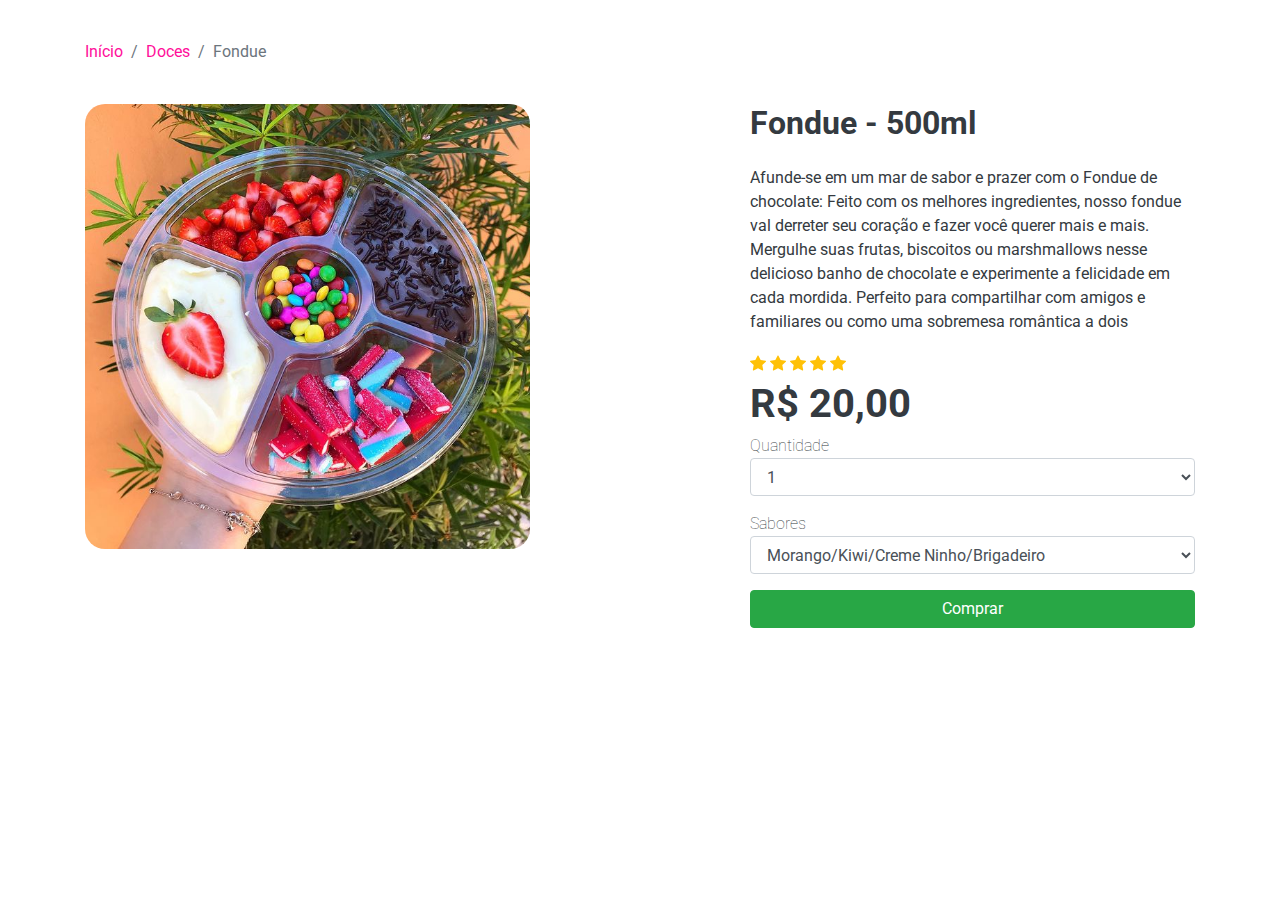
<file: fondue.html>
<!DOCTYPE html>
<html lang="pt-br">

<head>
  <meta charset="UTF-8">
  <meta name="viewport" content="width=device-width, initial-scale=1.0">

  <title>Céu de Brigadeiro - Um Horizonte de Doces</title>

  <!-- Css -->
  <link rel="stylesheet" href="css/produto.css">
</head>

<body>
  
  <main>


    <!-- container produto -->
    <section class="container">

      <nav aria-label="breadcrumb">
        <ol class="breadcrumb">
          <li class="breadcrumb-item"><a href="estrutura.html">Início</a></li>
          <li class="breadcrumb-item"><a href="produtos.html">Doces</a></li>
          <li class="breadcrumb-item active" aria-current="page">Fondue</li>
        </ol>
      </nav>

      <article class="row produtos-compra">
        <figure class="col-md-7 mb-3">
          <img src="img/fondue.jpg" class="img-fluid">
        </figure>

        <section class="col-md-5 mb-3 d-flex flex-column justify-content-around">
          <article class="produtos-conteudo">
            <h1>Fondue -  500ml</h1>
            <p>
              <br>
              Afunde-se em um mar de sabor e prazer com o Fondue de chocolate: Feito com os melhores ingredientes, nosso fondue val derreter seu coração e fazer você querer mais e mais. Mergulhe suas frutas, biscoitos ou marshmallows nesse delicioso banho de chocolate e experimente a felicidade em cada mordida. Perfeito para compartilhar com amigos e familiares ou como uma sobremesa romântica a dois
            </p>
          </article>

          <article class="produtos-preco">
            <div class="produtos-stars">
              <svg width="1em" height="1em" viewBox="0 0 16 16" class="bi bi-star-fill" fill="currentColor"
                xmlns="http://www.w3.org/2000/svg">
                <path
                  d="M3.612 15.443c-.386.198-.824-.149-.746-.592l.83-4.73L.173 6.765c-.329-.314-.158-.888.283-.95l4.898-.696L7.538.792c.197-.39.73-.39.927 0l2.184 4.327 4.898.696c.441.062.612.636.283.95l-3.523 3.356.83 4.73c.078.443-.36.79-.746.592L8 13.187l-4.389 2.256z" />
              </svg>

              <svg width="1em" height="1em" viewBox="0 0 16 16" class="bi bi-star-fill" fill="currentColor"
                xmlns="http://www.w3.org/2000/svg">
                <path
                  d="M3.612 15.443c-.386.198-.824-.149-.746-.592l.83-4.73L.173 6.765c-.329-.314-.158-.888.283-.95l4.898-.696L7.538.792c.197-.39.73-.39.927 0l2.184 4.327 4.898.696c.441.062.612.636.283.95l-3.523 3.356.83 4.73c.078.443-.36.79-.746.592L8 13.187l-4.389 2.256z" />
              </svg>

              <svg width="1em" height="1em" viewBox="0 0 16 16" class="bi bi-star-fill" fill="currentColor"
                xmlns="http://www.w3.org/2000/svg">
                <path
                  d="M3.612 15.443c-.386.198-.824-.149-.746-.592l.83-4.73L.173 6.765c-.329-.314-.158-.888.283-.95l4.898-.696L7.538.792c.197-.39.73-.39.927 0l2.184 4.327 4.898.696c.441.062.612.636.283.95l-3.523 3.356.83 4.73c.078.443-.36.79-.746.592L8 13.187l-4.389 2.256z" />
              </svg>

              <svg width="1em" height="1em" viewBox="0 0 16 16" class="bi bi-star-fill" fill="currentColor"
                xmlns="http://www.w3.org/2000/svg">
                <path
                  d="M3.612 15.443c-.386.198-.824-.149-.746-.592l.83-4.73L.173 6.765c-.329-.314-.158-.888.283-.95l4.898-.696L7.538.792c.197-.39.73-.39.927 0l2.184 4.327 4.898.696c.441.062.612.636.283.95l-3.523 3.356.83 4.73c.078.443-.36.79-.746.592L8 13.187l-4.389 2.256z" />
              </svg>
              <svg width="1em" height="1em" viewBox="0 0 16 16" class="bi bi-star-fill" fill="currentColor"
                xmlns="http://www.w3.org/2000/svg">
                <path
                  d="M3.612 15.443c-.386.198-.824-.149-.746-.592l.83-4.73L.173 6.765c-.329-.314-.158-.888.283-.95l4.898-.696L7.538.792c.197-.39.73-.39.927 0l2.184 4.327 4.898.696c.441.062.612.636.283.95l-3.523 3.356.83 4.73c.078.443-.36.79-.746.592L8 13.187l-4.389 2.256z" />
              </svg>
            </div>

            <strong>
              R$ 20,00
            </strong>

            <form action="#">
              <div class="form-group">
                <label for="produtos-quantidade-itens">Quantidade</label>
                <select class="form-control" id="produtos-quantidade-itens">
                  <option>1</option>
                  <option>2</option>
                  <option>3</option>
                  <option>4</option>
                  <option>5</option>
                </select>
              </div>

              <div class="form-group">
                <label for="produtos-quantidade-itens">Sabores</label>
                <select class="form-control" id="produtos-quantidade-itens">
                  <option>Morango/Kiwi/Creme Ninho/Brigadeiro</option>
                  <option>Morango/Fini/Creme Ninho/Brigadeiro</option>
                  <option>Morango/Marshmallow/Creme Ninho/Brigadeiro</option>
                  <option>Morango/Biscoito/Creme Ninho/Brigadeiro</option>
                  <option>Kiwi/Fini/Creme Ninho/Brigadeiro</option>
                  <option>Kiwi/Marshmallow/Creme Ninho/Brigadeiro</option>
                  <option>Kiwi/Biscoito/Creme Ninho/Brigadeiro</option>
                  <option>Fini/Marshmallow/Creme Ninho/Brigadeiro</option>
                  <option>Fini/Biscoito/Creme Ninho/Brigadeiro</option>
                  <option>Marshmallow/Biscoito/Creme Ninho/Brigadeiro</option>
                </select>
              </div>

              <button type="submit" class="btn btn-success col-md-12">Comprar</button>
            </form>
          </article>
        </section>



</body>

</html>
</file>
<file: css/produto.css>
@charset "UTF-8";
@import url("https://fonts.googleapis.com/css2?family=Roboto:wght@300;500;900&display=swap");
nav.nav-produtos {
  background: #343A40;
  color: #FFF;
}
nav.nav-produtos a {
  color: #FFF;
}
nav.nav-produtos ul.nav li {
  position: relative;
  padding: 10px;
}
nav.nav-produtos ul.nav li svg {
  font-size: 20px;
  margin-right: 10px;
}
nav.nav-produtos ul.nav li:hover {
  background: black;
}
nav.nav-produtos ul.nav li:hover ul.nav {
  display: block;
}
nav.nav-produtos ul.nav li ul.nav {
  z-index: 999;
  display: none;
  position: absolute;
  top: 44px;
  left: 0px;
  background: #343A40;
  border-top: solid #FFC107 10px;
  width: 100%;
}
nav.nav-produtos ul.nav li ul.nav li {
  padding: 10px 25px;
}

figure img{
  width: 70%;
}

.banners-promocionais-statico {
  margin-top: 30px;
}
.banners-promocionais-statico .banners-promocionais-statico-12x {
  background-color: #FF0F9A;
  background-image: url("../images/parcele-em-12x.jpg");
}
.banners-promocionais-statico .banners-promocionais-statico-todo-br {
  background-color: #B343C3;
  background-image: url("../images/entrega-para-todo-brasil.jpg");
}
.banners-promocionais-statico .banners-promocionais-statico-12x,
.banners-promocionais-statico .banners-promocionais-statico-todo-br {
  background-size: cover;
  height: 105px;
  padding: 20px 60px;
  color: #FFF;
}
.banners-promocionais-statico .banners-promocionais-statico-12x svg, .banners-promocionais-statico .banners-promocionais-statico-12x p,
.banners-promocionais-statico .banners-promocionais-statico-todo-br svg,
.banners-promocionais-statico .banners-promocionais-statico-todo-br p {
  margin: 0;
  padding: 0;
}
.banners-promocionais-statico .banners-promocionais-statico-12x svg,
.banners-promocionais-statico .banners-promocionais-statico-todo-br svg {
  font-size: 55px;
}
.banners-promocionais-statico .banners-promocionais-statico-12x p,
.banners-promocionais-statico .banners-promocionais-statico-todo-br p {
  font-weight: 100;
  font-size: 23px;
  line-height: 110%;
  margin-left: 20px;
}
.banners-promocionais-statico .banners-promocionais-statico-12x p strong,
.banners-promocionais-statico .banners-promocionais-statico-todo-br p strong {
  font-weight: bold;
}

.produtos {
  margin: 30px 0;
}
.produtos .produtos-container {
  margin: 30px 0;
}
.produtos .produtos-container .produtos-itens {
  color: #343A40;
}
.produtos .produtos-container .produtos-itens h2 {
  font-size: 19px;
  margin: 10px 0 0;
}
.produtos .produtos-container .produtos-itens .produtos-stars {
  font-size: 10px;
}
.produtos .produtos-container .produtos-itens .produtos-stars svg {
  fill: #FFC107;
}
.produtos .produtos-container .produtos-itens .produtos-preco {
  font-size: 16px;
}

.produtos-compra figure {
  margin: 0;
}
.produtos-compra .produtos-conteudo h1 {
  margin: 0;
  font-size: 32px;
}
.produtos-compra .produtos-conteudo p {
  font-size: 16px;
}
.produtos-compra .produtos-preco .produtos-stars svg {
  fill: #FFC107;
}
.produtos-compra .produtos-preco strong {
  font-size: 40px;
}
.produtos-compra .produtos-preco form {
  font-weight: 100;
}
.produtos-compra .produtos-preco form label {
  margin: 0;
}
.produtos-compra .produtos-preco .produtos-stars svg, .produtos-compra .produtos-preco strong span, .produtos-compra .produtos-preco form {
  font-size: 16px;
}

@media (max-width: 375px) {
  .banners-promocionais-statico .banners-promocionais-statico-12x p,
.banners-promocionais-statico .banners-promocionais-statico-todo-br p {
    font-size: 14px;
  }
}
@media (max-width: 767px) {
  header form {
    margin: 20px 0;
  }

  #banners-promocionais {
    display: none;
  }

  .produtos-container img {
    width: 100%;
  }
}
@media (max-width: 991px) {
  header ul li {
    margin: 7px 0;
  }
}
/*!
 * Bootstrap v4.5.0 (https://getbootstrap.com/)
 * Copyright 2011-2020 The Bootstrap Authors
 * Copyright 2011-2020 Twitter, Inc.
 * Licensed under MIT (https://github.com/twbs/bootstrap/blob/master/LICENSE)
 */
:root {
  --blue:#007bff;
  --indigo:#6610f2;
  --purple:#6f42c1;
  --pink:#e83e8c;
  --red:#dc3545;
  --orange:#fd7e14;
  --yellow:#ffc107;
  --green:#28a745;
  --teal:#20c997;
  --cyan:#17a2b8;
  --white:#fff;
  --gray:#6c757d;
  --gray-dark:#343a40;
  --primary:#007bff;
  --secondary:#6c757d;
  --success:#28a745;
  --info:#17a2b8;
  --warning:#ffc107;
  --danger:#dc3545;
  --light:#f8f9fa;
  --dark:#343a40;
  --breakpoint-xs:0;
  --breakpoint-sm:576px;
  --breakpoint-md:768px;
  --breakpoint-lg:992px;
  --breakpoint-xl:1200px;
  --font-family-sans-serif:-apple-system,BlinkMacSystemFont,"Segoe UI",Roboto,"Helvetica Neue",Arial,"Noto Sans",sans-serif,"Apple Color Emoji","Segoe UI Emoji","Segoe UI Symbol","Noto Color Emoji";
  --font-family-monospace:SFMono-Regular,Menlo,Monaco,Consolas,"Liberation Mono","Courier New",monospace;
}

*, ::after, ::before {
  box-sizing: border-box;
}

html {
  font-family: sans-serif;
  line-height: 1.15;
  -webkit-text-size-adjust: 100%;
  -webkit-tap-highlight-color: transparent;
}

article, aside, figcaption, figure, footer, header, hgroup, main, nav, section {
  display: block;
}

body {
  margin: 0;
  font-family: -apple-system, BlinkMacSystemFont, "Segoe UI", Roboto, "Helvetica Neue", Arial, "Noto Sans", sans-serif, "Apple Color Emoji", "Segoe UI Emoji", "Segoe UI Symbol", "Noto Color Emoji";
  font-size: 1rem;
  font-weight: 400;
  line-height: 1.5;
  color: #212529;
  text-align: left;
  background-color: #fff;
}

[tabindex="-1"]:focus:not(:focus-visible) {
  outline: 0 !important;
}

hr {
  box-sizing: content-box;
  height: 0;
  overflow: visible;
}

h1, h2, h3, h4, h5, h6 {
  margin-top: 0;
  margin-bottom: 0.5rem;
}

p {
  margin-top: 0;
  margin-bottom: 1rem;
}

abbr[data-original-title], abbr[title] {
  text-decoration: underline;
  -webkit-text-decoration: underline dotted;
  text-decoration: underline dotted;
  cursor: help;
  border-bottom: 0;
  -webkit-text-decoration-skip-ink: none;
  text-decoration-skip-ink: none;
}

address {
  margin-bottom: 1rem;
  font-style: normal;
  line-height: inherit;
}

dl, ol, ul {
  margin-top: 0;
  margin-bottom: 1rem;
}

ol ol, ol ul, ul ol, ul ul {
  margin-bottom: 0;
}

dt {
  font-weight: 700;
}

dd {
  margin-bottom: 0.5rem;
  margin-left: 0;
}

blockquote {
  margin: 0 0 1rem;
}

b, strong {
  font-weight: bolder;
}

small {
  font-size: 80%;
}

sub, sup {
  position: relative;
  font-size: 75%;
  line-height: 0;
  vertical-align: baseline;
}

sub {
  bottom: -0.25em;
}

sup {
  top: -0.5em;
}

a {
  color: #007bff;
  text-decoration: none;
  background-color: transparent;
}

a:hover {
  color: #0056b3;
  text-decoration: underline;
}

a:not([href]) {
  color: inherit;
  text-decoration: none;
}

a:not([href]):hover {
  color: inherit;
  text-decoration: none;
}

code, kbd, pre, samp {
  font-family: SFMono-Regular, Menlo, Monaco, Consolas, "Liberation Mono", "Courier New", monospace;
  font-size: 1em;
}

pre {
  margin-top: 0;
  margin-bottom: 1rem;
  overflow: auto;
  -ms-overflow-style: scrollbar;
}

figure {
  margin: 0 0 1rem;
}

img {
  vertical-align: middle;
  border-style: none;
}

svg {
  overflow: hidden;
  vertical-align: middle;
}

table {
  border-collapse: collapse;
}

caption {
  padding-top: 0.75rem;
  padding-bottom: 0.75rem;
  color: #6c757d;
  text-align: left;
  caption-side: bottom;
}

th {
  text-align: inherit;
}

label {
  display: inline-block;
  margin-bottom: 0.5rem;
}

button {
  border-radius: 0;
}

button:focus {
  outline: 1px dotted;
  outline: 5px auto -webkit-focus-ring-color;
}

button, input, optgroup, select, textarea {
  margin: 0;
  font-family: inherit;
  font-size: inherit;
  line-height: inherit;
}

button, input {
  overflow: visible;
}

button, select {
  text-transform: none;
}

[role=button] {
  cursor: pointer;
}

select {
  word-wrap: normal;
}

[type=button], [type=reset], [type=submit], button {
  -webkit-appearance: button;
}

[type=button]:not(:disabled), [type=reset]:not(:disabled), [type=submit]:not(:disabled), button:not(:disabled) {
  cursor: pointer;
}

[type=button]::-moz-focus-inner, [type=reset]::-moz-focus-inner, [type=submit]::-moz-focus-inner, button::-moz-focus-inner {
  padding: 0;
  border-style: none;
}

input[type=checkbox], input[type=radio] {
  box-sizing: border-box;
  padding: 0;
}

textarea {
  overflow: auto;
  resize: vertical;
}

fieldset {
  min-width: 0;
  padding: 0;
  margin: 0;
  border: 0;
}

legend {
  display: block;
  width: 100%;
  max-width: 100%;
  padding: 0;
  margin-bottom: 0.5rem;
  font-size: 1.5rem;
  line-height: inherit;
  color: inherit;
  white-space: normal;
}

progress {
  vertical-align: baseline;
}

[type=number]::-webkit-inner-spin-button, [type=number]::-webkit-outer-spin-button {
  height: auto;
}

[type=search] {
  outline-offset: -2px;
  -webkit-appearance: none;
}

[type=search]::-webkit-search-decoration {
  -webkit-appearance: none;
}

::-webkit-file-upload-button {
  font: inherit;
  -webkit-appearance: button;
}

output {
  display: inline-block;
}

summary {
  display: list-item;
  cursor: pointer;
}

template {
  display: none;
}

[hidden] {
  display: none !important;
}

.h1, .h2, .h3, .h4, .h5, .h6, h1, h2, h3, h4, h5, h6 {
  margin-bottom: 0.5rem;
  font-weight: 500;
  line-height: 1.2;
}

.h1, h1 {
  font-size: 2.5rem;
}

.h2, h2 {
  font-size: 2rem;
}

.h3, h3 {
  font-size: 1.75rem;
}

.h4, h4 {
  font-size: 1.5rem;
}

.h5, h5 {
  font-size: 1.25rem;
}

.h6, h6 {
  font-size: 1rem;
}

.lead {
  font-size: 1.25rem;
  font-weight: 300;
}

.display-1 {
  font-size: 6rem;
  font-weight: 300;
  line-height: 1.2;
}

.display-2 {
  font-size: 5.5rem;
  font-weight: 300;
  line-height: 1.2;
}

.display-3 {
  font-size: 4.5rem;
  font-weight: 300;
  line-height: 1.2;
}

.display-4 {
  font-size: 3.5rem;
  font-weight: 300;
  line-height: 1.2;
}

hr {
  margin-top: 1rem;
  margin-bottom: 1rem;
  border: 0;
  border-top: 1px solid rgba(0, 0, 0, 0.1);
}

.small, small {
  font-size: 80%;
  font-weight: 400;
}

.mark, mark {
  padding: 0.2em;
  background-color: #fcf8e3;
}

.list-unstyled {
  padding-left: 0;
  list-style: none;
}

.list-inline {
  padding-left: 0;
  list-style: none;
}

.list-inline-item {
  display: inline-block;
}

.list-inline-item:not(:last-child) {
  margin-right: 0.5rem;
}

.initialism {
  font-size: 90%;
  text-transform: uppercase;
}

.blockquote {
  margin-bottom: 1rem;
  font-size: 1.25rem;
}

.blockquote-footer {
  display: block;
  font-size: 80%;
  color: #6c757d;
}

.blockquote-footer::before {
  content: "— ";
}

.img-fluid {
  max-width: 100%;
  height: auto;
  border-radius: 20px;
}

.img-thumbnail {
  padding: 0.25rem;
  background-color: #fff;
  border: 1px solid #dee2e6;
  border-radius: 0.25rem;
  max-width: 100%;
  height: auto;
}

.figure {
  display: inline-block;
}

.figure-img {
  margin-bottom: 0.5rem;
  line-height: 1;
}

.figure-caption {
  font-size: 90%;
  color: #6c757d;
}

code {
  font-size: 87.5%;
  color: #e83e8c;
  word-wrap: break-word;
}

a > code {
  color: inherit;
}

kbd {
  padding: 0.2rem 0.4rem;
  font-size: 87.5%;
  color: #fff;
  background-color: #212529;
  border-radius: 0.2rem;
}

kbd kbd {
  padding: 0;
  font-size: 100%;
  font-weight: 700;
}

pre {
  display: block;
  font-size: 87.5%;
  color: #212529;
}

pre code {
  font-size: inherit;
  color: inherit;
  word-break: normal;
}

.pre-scrollable {
  max-height: 340px;
  overflow-y: scroll;
}

.container {
  width: 100%;
  padding-right: 15px;
  padding-left: 15px;
  margin-right: auto;
  margin-left: auto;
}

@media (min-width: 576px) {
  .container {
    max-width: 540px;
  }
}
@media (min-width: 768px) {
  .container {
    max-width: 720px;
  }
}
@media (min-width: 992px) {
  .container {
    max-width: 960px;
  }
}
@media (min-width: 1200px) {
  .container {
    max-width: 1140px;
  }
}
.container-fluid, .container-lg, .container-md, .container-sm, .container-xl {
  width: 100%;
  padding-right: 15px;
  padding-left: 15px;
  margin-right: auto;
  margin-left: auto;
}

@media (min-width: 576px) {
  .container, .container-sm {
    max-width: 540px;
  }
}
@media (min-width: 768px) {
  .container, .container-md, .container-sm {
    max-width: 720px;
  }
}
@media (min-width: 992px) {
  .container, .container-lg, .container-md, .container-sm {
    max-width: 960px;
  }
}
@media (min-width: 1200px) {
  .container, .container-lg, .container-md, .container-sm, .container-xl {
    max-width: 1140px;
  }
}
.row {
  display: -ms-flexbox;
  display: flex;
  -ms-flex-wrap: wrap;
  flex-wrap: wrap;
  margin-right: -15px;
  margin-left: -15px;
}

.no-gutters {
  margin-right: 0;
  margin-left: 0;
}

.no-gutters > .col, .no-gutters > [class*=col-] {
  padding-right: 0;
  padding-left: 0;
}

.col, .col-1, .col-10, .col-11, .col-12, .col-2, .col-3, .col-4, .col-5, .col-6, .col-7, .col-8, .col-9, .col-auto, .col-lg, .col-lg-1, .col-lg-10, .col-lg-11, .col-lg-12, .col-lg-2, .col-lg-3, .col-lg-4, .col-lg-5, .col-lg-6, .col-lg-7, .col-lg-8, .col-lg-9, .col-lg-auto, .col-md, .col-md-1, .col-md-10, .col-md-11, .col-md-12, .col-md-2, .col-md-3, .col-md-4, .col-md-5, .col-md-6, .col-md-7, .col-md-8, .col-md-9, .col-md-auto, .col-sm, .col-sm-1, .col-sm-10, .col-sm-11, .col-sm-12, .col-sm-2, .col-sm-3, .col-sm-4, .col-sm-5, .col-sm-6, .col-sm-7, .col-sm-8, .col-sm-9, .col-sm-auto, .col-xl, .col-xl-1, .col-xl-10, .col-xl-11, .col-xl-12, .col-xl-2, .col-xl-3, .col-xl-4, .col-xl-5, .col-xl-6, .col-xl-7, .col-xl-8, .col-xl-9, .col-xl-auto {
  position: relative;
  width: 100%;
  padding-right: 15px;
  padding-left: 15px;
}

.col {
  -ms-flex-preferred-size: 0;
  flex-basis: 0;
  -ms-flex-positive: 1;
  flex-grow: 1;
  min-width: 0;
  max-width: 100%;
}

.row-cols-1 > * {
  -ms-flex: 0 0 100%;
  flex: 0 0 100%;
  max-width: 100%;
}

.row-cols-2 > * {
  -ms-flex: 0 0 50%;
  flex: 0 0 50%;
  max-width: 50%;
}

.row-cols-3 > * {
  -ms-flex: 0 0 33.333333%;
  flex: 0 0 33.333333%;
  max-width: 33.333333%;
}

.row-cols-4 > * {
  -ms-flex: 0 0 25%;
  flex: 0 0 25%;
  max-width: 25%;
}

.row-cols-5 > * {
  -ms-flex: 0 0 20%;
  flex: 0 0 20%;
  max-width: 20%;
}

.row-cols-6 > * {
  -ms-flex: 0 0 16.666667%;
  flex: 0 0 16.666667%;
  max-width: 16.666667%;
}

.col-auto {
  -ms-flex: 0 0 auto;
  flex: 0 0 auto;
  width: auto;
  max-width: 100%;
}

.col-1 {
  -ms-flex: 0 0 8.333333%;
  flex: 0 0 8.333333%;
  max-width: 8.333333%;
}

.col-2 {
  -ms-flex: 0 0 16.666667%;
  flex: 0 0 16.666667%;
  max-width: 16.666667%;
}

.col-3 {
  -ms-flex: 0 0 25%;
  flex: 0 0 25%;
  max-width: 25%;
}

.col-4 {
  -ms-flex: 0 0 33.333333%;
  flex: 0 0 33.333333%;
  max-width: 33.333333%;
}

.col-5 {
  -ms-flex: 0 0 41.666667%;
  flex: 0 0 41.666667%;
  max-width: 41.666667%;
}

.col-6 {
  -ms-flex: 0 0 50%;
  flex: 0 0 50%;
  max-width: 50%;
}

.col-7 {
  -ms-flex: 0 0 58.333333%;
  flex: 0 0 58.333333%;
  max-width: 58.333333%;
}

.col-8 {
  -ms-flex: 0 0 66.666667%;
  flex: 0 0 66.666667%;
  max-width: 66.666667%;
}

.col-9 {
  -ms-flex: 0 0 75%;
  flex: 0 0 75%;
  max-width: 75%;
}

.col-10 {
  -ms-flex: 0 0 83.333333%;
  flex: 0 0 83.333333%;
  max-width: 83.333333%;
}

.col-11 {
  -ms-flex: 0 0 91.666667%;
  flex: 0 0 91.666667%;
  max-width: 91.666667%;
}

.col-12 {
  -ms-flex: 0 0 100%;
  flex: 0 0 100%;
  max-width: 100%;
}

.order-first {
  -ms-flex-order: -1;
  order: -1;
}

.order-last {
  -ms-flex-order: 13;
  order: 13;
}

.order-0 {
  -ms-flex-order: 0;
  order: 0;
}

.order-1 {
  -ms-flex-order: 1;
  order: 1;
}

.order-2 {
  -ms-flex-order: 2;
  order: 2;
}

.order-3 {
  -ms-flex-order: 3;
  order: 3;
}

.order-4 {
  -ms-flex-order: 4;
  order: 4;
}

.order-5 {
  -ms-flex-order: 5;
  order: 5;
}

.order-6 {
  -ms-flex-order: 6;
  order: 6;
}

.order-7 {
  -ms-flex-order: 7;
  order: 7;
}

.order-8 {
  -ms-flex-order: 8;
  order: 8;
}

.order-9 {
  -ms-flex-order: 9;
  order: 9;
}

.order-10 {
  -ms-flex-order: 10;
  order: 10;
}

.order-11 {
  -ms-flex-order: 11;
  order: 11;
}

.order-12 {
  -ms-flex-order: 12;
  order: 12;
}

.offset-1 {
  margin-left: 8.333333%;
}

.offset-2 {
  margin-left: 16.666667%;
}

.offset-3 {
  margin-left: 25%;
}

.offset-4 {
  margin-left: 33.333333%;
}

.offset-5 {
  margin-left: 41.666667%;
}

.offset-6 {
  margin-left: 50%;
}

.offset-7 {
  margin-left: 58.333333%;
}

.offset-8 {
  margin-left: 66.666667%;
}

.offset-9 {
  margin-left: 75%;
}

.offset-10 {
  margin-left: 83.333333%;
}

.offset-11 {
  margin-left: 91.666667%;
}

@media (min-width: 576px) {
  .col-sm {
    -ms-flex-preferred-size: 0;
    flex-basis: 0;
    -ms-flex-positive: 1;
    flex-grow: 1;
    min-width: 0;
    max-width: 100%;
  }

  .row-cols-sm-1 > * {
    -ms-flex: 0 0 100%;
    flex: 0 0 100%;
    max-width: 100%;
  }

  .row-cols-sm-2 > * {
    -ms-flex: 0 0 50%;
    flex: 0 0 50%;
    max-width: 50%;
  }

  .row-cols-sm-3 > * {
    -ms-flex: 0 0 33.333333%;
    flex: 0 0 33.333333%;
    max-width: 33.333333%;
  }

  .row-cols-sm-4 > * {
    -ms-flex: 0 0 25%;
    flex: 0 0 25%;
    max-width: 25%;
  }

  .row-cols-sm-5 > * {
    -ms-flex: 0 0 20%;
    flex: 0 0 20%;
    max-width: 20%;
  }

  .row-cols-sm-6 > * {
    -ms-flex: 0 0 16.666667%;
    flex: 0 0 16.666667%;
    max-width: 16.666667%;
  }

  .col-sm-auto {
    -ms-flex: 0 0 auto;
    flex: 0 0 auto;
    width: auto;
    max-width: 100%;
  }

  .col-sm-1 {
    -ms-flex: 0 0 8.333333%;
    flex: 0 0 8.333333%;
    max-width: 8.333333%;
  }

  .col-sm-2 {
    -ms-flex: 0 0 16.666667%;
    flex: 0 0 16.666667%;
    max-width: 16.666667%;
  }

  .col-sm-3 {
    -ms-flex: 0 0 25%;
    flex: 0 0 25%;
    max-width: 25%;
  }

  .col-sm-4 {
    -ms-flex: 0 0 33.333333%;
    flex: 0 0 33.333333%;
    max-width: 33.333333%;
  }

  .col-sm-5 {
    -ms-flex: 0 0 41.666667%;
    flex: 0 0 41.666667%;
    max-width: 41.666667%;
  }

  .col-sm-6 {
    -ms-flex: 0 0 50%;
    flex: 0 0 50%;
    max-width: 50%;
  }

  .col-sm-7 {
    -ms-flex: 0 0 58.333333%;
    flex: 0 0 58.333333%;
    max-width: 58.333333%;
  }

  .col-sm-8 {
    -ms-flex: 0 0 66.666667%;
    flex: 0 0 66.666667%;
    max-width: 66.666667%;
  }

  .col-sm-9 {
    -ms-flex: 0 0 75%;
    flex: 0 0 75%;
    max-width: 75%;
  }

  .col-sm-10 {
    -ms-flex: 0 0 83.333333%;
    flex: 0 0 83.333333%;
    max-width: 83.333333%;
  }

  .col-sm-11 {
    -ms-flex: 0 0 91.666667%;
    flex: 0 0 91.666667%;
    max-width: 91.666667%;
  }

  .col-sm-12 {
    -ms-flex: 0 0 100%;
    flex: 0 0 100%;
    max-width: 100%;
  }

  .order-sm-first {
    -ms-flex-order: -1;
    order: -1;
  }

  .order-sm-last {
    -ms-flex-order: 13;
    order: 13;
  }

  .order-sm-0 {
    -ms-flex-order: 0;
    order: 0;
  }

  .order-sm-1 {
    -ms-flex-order: 1;
    order: 1;
  }

  .order-sm-2 {
    -ms-flex-order: 2;
    order: 2;
  }

  .order-sm-3 {
    -ms-flex-order: 3;
    order: 3;
  }

  .order-sm-4 {
    -ms-flex-order: 4;
    order: 4;
  }

  .order-sm-5 {
    -ms-flex-order: 5;
    order: 5;
  }

  .order-sm-6 {
    -ms-flex-order: 6;
    order: 6;
  }

  .order-sm-7 {
    -ms-flex-order: 7;
    order: 7;
  }

  .order-sm-8 {
    -ms-flex-order: 8;
    order: 8;
  }

  .order-sm-9 {
    -ms-flex-order: 9;
    order: 9;
  }

  .order-sm-10 {
    -ms-flex-order: 10;
    order: 10;
  }

  .order-sm-11 {
    -ms-flex-order: 11;
    order: 11;
  }

  .order-sm-12 {
    -ms-flex-order: 12;
    order: 12;
  }

  .offset-sm-0 {
    margin-left: 0;
  }

  .offset-sm-1 {
    margin-left: 8.333333%;
  }

  .offset-sm-2 {
    margin-left: 16.666667%;
  }

  .offset-sm-3 {
    margin-left: 25%;
  }

  .offset-sm-4 {
    margin-left: 33.333333%;
  }

  .offset-sm-5 {
    margin-left: 41.666667%;
  }

  .offset-sm-6 {
    margin-left: 50%;
  }

  .offset-sm-7 {
    margin-left: 58.333333%;
  }

  .offset-sm-8 {
    margin-left: 66.666667%;
  }

  .offset-sm-9 {
    margin-left: 75%;
  }

  .offset-sm-10 {
    margin-left: 83.333333%;
  }

  .offset-sm-11 {
    margin-left: 91.666667%;
  }
}
@media (min-width: 768px) {
  .col-md {
    -ms-flex-preferred-size: 0;
    flex-basis: 0;
    -ms-flex-positive: 1;
    flex-grow: 1;
    min-width: 0;
    max-width: 100%;
  }

  .row-cols-md-1 > * {
    -ms-flex: 0 0 100%;
    flex: 0 0 100%;
    max-width: 100%;
  }

  .row-cols-md-2 > * {
    -ms-flex: 0 0 50%;
    flex: 0 0 50%;
    max-width: 50%;
  }

  .row-cols-md-3 > * {
    -ms-flex: 0 0 33.333333%;
    flex: 0 0 33.333333%;
    max-width: 33.333333%;
  }

  .row-cols-md-4 > * {
    -ms-flex: 0 0 25%;
    flex: 0 0 25%;
    max-width: 25%;
  }

  .row-cols-md-5 > * {
    -ms-flex: 0 0 20%;
    flex: 0 0 20%;
    max-width: 20%;
  }

  .row-cols-md-6 > * {
    -ms-flex: 0 0 16.666667%;
    flex: 0 0 16.666667%;
    max-width: 16.666667%;
  }

  .col-md-auto {
    -ms-flex: 0 0 auto;
    flex: 0 0 auto;
    width: auto;
    max-width: 100%;
  }

  .col-md-1 {
    -ms-flex: 0 0 8.333333%;
    flex: 0 0 8.333333%;
    max-width: 8.333333%;
  }

  .col-md-2 {
    -ms-flex: 0 0 16.666667%;
    flex: 0 0 16.666667%;
    max-width: 16.666667%;
  }

  .col-md-3 {
    -ms-flex: 0 0 25%;
    flex: 0 0 25%;
    max-width: 25%;
  }

  .col-md-4 {
    -ms-flex: 0 0 33.333333%;
    flex: 0 0 33.333333%;
    max-width: 33.333333%;
  }

  .col-md-5 {
    -ms-flex: 0 0 41.666667%;
    flex: 0 0 41.666667%;
    max-width: 41.666667%;
  }

  .col-md-6 {
    -ms-flex: 0 0 50%;
    flex: 0 0 50%;
    max-width: 50%;
  }

  .col-md-7 {
    -ms-flex: 0 0 58.333333%;
    flex: 0 0 58.333333%;
    max-width: 58.333333%;
  }

  .col-md-8 {
    -ms-flex: 0 0 66.666667%;
    flex: 0 0 66.666667%;
    max-width: 66.666667%;
  }

  .col-md-9 {
    -ms-flex: 0 0 75%;
    flex: 0 0 75%;
    max-width: 75%;
  }

  .col-md-10 {
    -ms-flex: 0 0 83.333333%;
    flex: 0 0 83.333333%;
    max-width: 83.333333%;
  }

  .col-md-11 {
    -ms-flex: 0 0 91.666667%;
    flex: 0 0 91.666667%;
    max-width: 91.666667%;
  }

  .col-md-12 {
    -ms-flex: 0 0 100%;
    flex: 0 0 100%;
    max-width: 100%;
  }

  .order-md-first {
    -ms-flex-order: -1;
    order: -1;
  }

  .order-md-last {
    -ms-flex-order: 13;
    order: 13;
  }

  .order-md-0 {
    -ms-flex-order: 0;
    order: 0;
  }

  .order-md-1 {
    -ms-flex-order: 1;
    order: 1;
  }

  .order-md-2 {
    -ms-flex-order: 2;
    order: 2;
  }

  .order-md-3 {
    -ms-flex-order: 3;
    order: 3;
  }

  .order-md-4 {
    -ms-flex-order: 4;
    order: 4;
  }

  .order-md-5 {
    -ms-flex-order: 5;
    order: 5;
  }

  .order-md-6 {
    -ms-flex-order: 6;
    order: 6;
  }

  .order-md-7 {
    -ms-flex-order: 7;
    order: 7;
  }

  .order-md-8 {
    -ms-flex-order: 8;
    order: 8;
  }

  .order-md-9 {
    -ms-flex-order: 9;
    order: 9;
  }

  .order-md-10 {
    -ms-flex-order: 10;
    order: 10;
  }

  .order-md-11 {
    -ms-flex-order: 11;
    order: 11;
  }

  .order-md-12 {
    -ms-flex-order: 12;
    order: 12;
  }

  .offset-md-0 {
    margin-left: 0;
  }

  .offset-md-1 {
    margin-left: 8.333333%;
  }

  .offset-md-2 {
    margin-left: 16.666667%;
  }

  .offset-md-3 {
    margin-left: 25%;
  }

  .offset-md-4 {
    margin-left: 33.333333%;
  }

  .offset-md-5 {
    margin-left: 41.666667%;
  }

  .offset-md-6 {
    margin-left: 50%;
  }

  .offset-md-7 {
    margin-left: 58.333333%;
  }

  .offset-md-8 {
    margin-left: 66.666667%;
  }

  .offset-md-9 {
    margin-left: 75%;
  }

  .offset-md-10 {
    margin-left: 83.333333%;
  }

  .offset-md-11 {
    margin-left: 91.666667%;
  }
}
@media (min-width: 992px) {
  .col-lg {
    -ms-flex-preferred-size: 0;
    flex-basis: 0;
    -ms-flex-positive: 1;
    flex-grow: 1;
    min-width: 0;
    max-width: 100%;
  }

  .row-cols-lg-1 > * {
    -ms-flex: 0 0 100%;
    flex: 0 0 100%;
    max-width: 100%;
  }

  .row-cols-lg-2 > * {
    -ms-flex: 0 0 50%;
    flex: 0 0 50%;
    max-width: 50%;
  }

  .row-cols-lg-3 > * {
    -ms-flex: 0 0 33.333333%;
    flex: 0 0 33.333333%;
    max-width: 33.333333%;
  }

  .row-cols-lg-4 > * {
    -ms-flex: 0 0 25%;
    flex: 0 0 25%;
    max-width: 25%;
  }

  .row-cols-lg-5 > * {
    -ms-flex: 0 0 20%;
    flex: 0 0 20%;
    max-width: 20%;
  }

  .row-cols-lg-6 > * {
    -ms-flex: 0 0 16.666667%;
    flex: 0 0 16.666667%;
    max-width: 16.666667%;
  }

  .col-lg-auto {
    -ms-flex: 0 0 auto;
    flex: 0 0 auto;
    width: auto;
    max-width: 100%;
  }

  .col-lg-1 {
    -ms-flex: 0 0 8.333333%;
    flex: 0 0 8.333333%;
    max-width: 8.333333%;
  }

  .col-lg-2 {
    -ms-flex: 0 0 16.666667%;
    flex: 0 0 16.666667%;
    max-width: 16.666667%;
  }

  .col-lg-3 {
    -ms-flex: 0 0 25%;
    flex: 0 0 25%;
    max-width: 25%;
  }

  .col-lg-4 {
    -ms-flex: 0 0 33.333333%;
    flex: 0 0 33.333333%;
    max-width: 33.333333%;
  }

  .col-lg-5 {
    -ms-flex: 0 0 41.666667%;
    flex: 0 0 41.666667%;
    max-width: 41.666667%;
  }

  .col-lg-6 {
    -ms-flex: 0 0 50%;
    flex: 0 0 50%;
    max-width: 50%;
  }

  .col-lg-7 {
    -ms-flex: 0 0 58.333333%;
    flex: 0 0 58.333333%;
    max-width: 58.333333%;
  }

  .col-lg-8 {
    -ms-flex: 0 0 66.666667%;
    flex: 0 0 66.666667%;
    max-width: 66.666667%;
  }

  .col-lg-9 {
    -ms-flex: 0 0 75%;
    flex: 0 0 75%;
    max-width: 75%;
  }

  .col-lg-10 {
    -ms-flex: 0 0 83.333333%;
    flex: 0 0 83.333333%;
    max-width: 83.333333%;
  }

  .col-lg-11 {
    -ms-flex: 0 0 91.666667%;
    flex: 0 0 91.666667%;
    max-width: 91.666667%;
  }

  .col-lg-12 {
    -ms-flex: 0 0 100%;
    flex: 0 0 100%;
    max-width: 100%;
  }

  .order-lg-first {
    -ms-flex-order: -1;
    order: -1;
  }

  .order-lg-last {
    -ms-flex-order: 13;
    order: 13;
  }

  .order-lg-0 {
    -ms-flex-order: 0;
    order: 0;
  }

  .order-lg-1 {
    -ms-flex-order: 1;
    order: 1;
  }

  .order-lg-2 {
    -ms-flex-order: 2;
    order: 2;
  }

  .order-lg-3 {
    -ms-flex-order: 3;
    order: 3;
  }

  .order-lg-4 {
    -ms-flex-order: 4;
    order: 4;
  }

  .order-lg-5 {
    -ms-flex-order: 5;
    order: 5;
  }

  .order-lg-6 {
    -ms-flex-order: 6;
    order: 6;
  }

  .order-lg-7 {
    -ms-flex-order: 7;
    order: 7;
  }

  .order-lg-8 {
    -ms-flex-order: 8;
    order: 8;
  }

  .order-lg-9 {
    -ms-flex-order: 9;
    order: 9;
  }

  .order-lg-10 {
    -ms-flex-order: 10;
    order: 10;
  }

  .order-lg-11 {
    -ms-flex-order: 11;
    order: 11;
  }

  .order-lg-12 {
    -ms-flex-order: 12;
    order: 12;
  }

  .offset-lg-0 {
    margin-left: 0;
  }

  .offset-lg-1 {
    margin-left: 8.333333%;
  }

  .offset-lg-2 {
    margin-left: 16.666667%;
  }

  .offset-lg-3 {
    margin-left: 25%;
  }

  .offset-lg-4 {
    margin-left: 33.333333%;
  }

  .offset-lg-5 {
    margin-left: 41.666667%;
  }

  .offset-lg-6 {
    margin-left: 50%;
  }

  .offset-lg-7 {
    margin-left: 58.333333%;
  }

  .offset-lg-8 {
    margin-left: 66.666667%;
  }

  .offset-lg-9 {
    margin-left: 75%;
  }

  .offset-lg-10 {
    margin-left: 83.333333%;
  }

  .offset-lg-11 {
    margin-left: 91.666667%;
  }
}
@media (min-width: 1200px) {
  .col-xl {
    -ms-flex-preferred-size: 0;
    flex-basis: 0;
    -ms-flex-positive: 1;
    flex-grow: 1;
    min-width: 0;
    max-width: 100%;
  }

  .row-cols-xl-1 > * {
    -ms-flex: 0 0 100%;
    flex: 0 0 100%;
    max-width: 100%;
  }

  .row-cols-xl-2 > * {
    -ms-flex: 0 0 50%;
    flex: 0 0 50%;
    max-width: 50%;
  }

  .row-cols-xl-3 > * {
    -ms-flex: 0 0 33.333333%;
    flex: 0 0 33.333333%;
    max-width: 33.333333%;
  }

  .row-cols-xl-4 > * {
    -ms-flex: 0 0 25%;
    flex: 0 0 25%;
    max-width: 25%;
  }

  .row-cols-xl-5 > * {
    -ms-flex: 0 0 20%;
    flex: 0 0 20%;
    max-width: 20%;
  }

  .row-cols-xl-6 > * {
    -ms-flex: 0 0 16.666667%;
    flex: 0 0 16.666667%;
    max-width: 16.666667%;
  }

  .col-xl-auto {
    -ms-flex: 0 0 auto;
    flex: 0 0 auto;
    width: auto;
    max-width: 100%;
  }

  .col-xl-1 {
    -ms-flex: 0 0 8.333333%;
    flex: 0 0 8.333333%;
    max-width: 8.333333%;
  }

  .col-xl-2 {
    -ms-flex: 0 0 16.666667%;
    flex: 0 0 16.666667%;
    max-width: 16.666667%;
  }

  .col-xl-3 {
    -ms-flex: 0 0 25%;
    flex: 0 0 25%;
    max-width: 25%;
  }

  .col-xl-4 {
    -ms-flex: 0 0 33.333333%;
    flex: 0 0 33.333333%;
    max-width: 33.333333%;
  }

  .col-xl-5 {
    -ms-flex: 0 0 41.666667%;
    flex: 0 0 41.666667%;
    max-width: 41.666667%;
  }

  .col-xl-6 {
    -ms-flex: 0 0 50%;
    flex: 0 0 50%;
    max-width: 50%;
  }

  .col-xl-7 {
    -ms-flex: 0 0 58.333333%;
    flex: 0 0 58.333333%;
    max-width: 58.333333%;
  }

  .col-xl-8 {
    -ms-flex: 0 0 66.666667%;
    flex: 0 0 66.666667%;
    max-width: 66.666667%;
  }

  .col-xl-9 {
    -ms-flex: 0 0 75%;
    flex: 0 0 75%;
    max-width: 75%;
  }

  .col-xl-10 {
    -ms-flex: 0 0 83.333333%;
    flex: 0 0 83.333333%;
    max-width: 83.333333%;
  }

  .col-xl-11 {
    -ms-flex: 0 0 91.666667%;
    flex: 0 0 91.666667%;
    max-width: 91.666667%;
  }

  .col-xl-12 {
    -ms-flex: 0 0 100%;
    flex: 0 0 100%;
    max-width: 100%;
  }

  .order-xl-first {
    -ms-flex-order: -1;
    order: -1;
  }

  .order-xl-last {
    -ms-flex-order: 13;
    order: 13;
  }

  .order-xl-0 {
    -ms-flex-order: 0;
    order: 0;
  }

  .order-xl-1 {
    -ms-flex-order: 1;
    order: 1;
  }

  .order-xl-2 {
    -ms-flex-order: 2;
    order: 2;
  }

  .order-xl-3 {
    -ms-flex-order: 3;
    order: 3;
  }

  .order-xl-4 {
    -ms-flex-order: 4;
    order: 4;
  }

  .order-xl-5 {
    -ms-flex-order: 5;
    order: 5;
  }

  .order-xl-6 {
    -ms-flex-order: 6;
    order: 6;
  }

  .order-xl-7 {
    -ms-flex-order: 7;
    order: 7;
  }

  .order-xl-8 {
    -ms-flex-order: 8;
    order: 8;
  }

  .order-xl-9 {
    -ms-flex-order: 9;
    order: 9;
  }

  .order-xl-10 {
    -ms-flex-order: 10;
    order: 10;
  }

  .order-xl-11 {
    -ms-flex-order: 11;
    order: 11;
  }

  .order-xl-12 {
    -ms-flex-order: 12;
    order: 12;
  }

  .offset-xl-0 {
    margin-left: 0;
  }

  .offset-xl-1 {
    margin-left: 8.333333%;
  }

  .offset-xl-2 {
    margin-left: 16.666667%;
  }

  .offset-xl-3 {
    margin-left: 25%;
  }

  .offset-xl-4 {
    margin-left: 33.333333%;
  }

  .offset-xl-5 {
    margin-left: 41.666667%;
  }

  .offset-xl-6 {
    margin-left: 50%;
  }

  .offset-xl-7 {
    margin-left: 58.333333%;
  }

  .offset-xl-8 {
    margin-left: 66.666667%;
  }

  .offset-xl-9 {
    margin-left: 75%;
  }

  .offset-xl-10 {
    margin-left: 83.333333%;
  }

  .offset-xl-11 {
    margin-left: 91.666667%;
  }
}
.table {
  width: 100%;
  margin-bottom: 1rem;
  color: #212529;
}

.table td, .table th {
  padding: 0.75rem;
  vertical-align: top;
  border-top: 1px solid #dee2e6;
}

.table thead th {
  vertical-align: bottom;
  border-bottom: 2px solid #dee2e6;
}

.table tbody + tbody {
  border-top: 2px solid #dee2e6;
}

.table-sm td, .table-sm th {
  padding: 0.3rem;
}

.table-bordered {
  border: 1px solid #dee2e6;
}

.table-bordered td, .table-bordered th {
  border: 1px solid #dee2e6;
}

.table-bordered thead td, .table-bordered thead th {
  border-bottom-width: 2px;
}

.table-borderless tbody + tbody, .table-borderless td, .table-borderless th, .table-borderless thead th {
  border: 0;
}

.table-striped tbody tr:nth-of-type(odd) {
  background-color: rgba(0, 0, 0, 0.05);
}

.table-hover tbody tr:hover {
  color: #212529;
  background-color: rgba(0, 0, 0, 0.075);
}

.table-primary, .table-primary > td, .table-primary > th {
  background-color: #b8daff;
}

.table-primary tbody + tbody, .table-primary td, .table-primary th, .table-primary thead th {
  border-color: #7abaff;
}

.table-hover .table-primary:hover {
  background-color: #9fcdff;
}

.table-hover .table-primary:hover > td, .table-hover .table-primary:hover > th {
  background-color: #9fcdff;
}

.table-secondary, .table-secondary > td, .table-secondary > th {
  background-color: #d6d8db;
}

.table-secondary tbody + tbody, .table-secondary td, .table-secondary th, .table-secondary thead th {
  border-color: #b3b7bb;
}

.table-hover .table-secondary:hover {
  background-color: #c8cbcf;
}

.table-hover .table-secondary:hover > td, .table-hover .table-secondary:hover > th {
  background-color: #c8cbcf;
}

.table-success, .table-success > td, .table-success > th {
  background-color: #c3e6cb;
}

.table-success tbody + tbody, .table-success td, .table-success th, .table-success thead th {
  border-color: #8fd19e;
}

.table-hover .table-success:hover {
  background-color: #b1dfbb;
}

.table-hover .table-success:hover > td, .table-hover .table-success:hover > th {
  background-color: #b1dfbb;
}

.table-info, .table-info > td, .table-info > th {
  background-color: #bee5eb;
}

.table-info tbody + tbody, .table-info td, .table-info th, .table-info thead th {
  border-color: #86cfda;
}

.table-hover .table-info:hover {
  background-color: #abdde5;
}

.table-hover .table-info:hover > td, .table-hover .table-info:hover > th {
  background-color: #abdde5;
}

.table-warning, .table-warning > td, .table-warning > th {
  background-color: #ffeeba;
}

.table-warning tbody + tbody, .table-warning td, .table-warning th, .table-warning thead th {
  border-color: #ffdf7e;
}

.table-hover .table-warning:hover {
  background-color: #ffe8a1;
}

.table-hover .table-warning:hover > td, .table-hover .table-warning:hover > th {
  background-color: #ffe8a1;
}

.table-danger, .table-danger > td, .table-danger > th {
  background-color: #f5c6cb;
}

.table-danger tbody + tbody, .table-danger td, .table-danger th, .table-danger thead th {
  border-color: #ed969e;
}

.table-hover .table-danger:hover {
  background-color: #f1b0b7;
}

.table-hover .table-danger:hover > td, .table-hover .table-danger:hover > th {
  background-color: #f1b0b7;
}

.table-light, .table-light > td, .table-light > th {
  background-color: #fdfdfe;
}

.table-light tbody + tbody, .table-light td, .table-light th, .table-light thead th {
  border-color: #fbfcfc;
}

.table-hover .table-light:hover {
  background-color: #ececf6;
}

.table-hover .table-light:hover > td, .table-hover .table-light:hover > th {
  background-color: #ececf6;
}

.table-dark, .table-dark > td, .table-dark > th {
  background-color: #c6c8ca;
}

.table-dark tbody + tbody, .table-dark td, .table-dark th, .table-dark thead th {
  border-color: #95999c;
}

.table-hover .table-dark:hover {
  background-color: #b9bbbe;
}

.table-hover .table-dark:hover > td, .table-hover .table-dark:hover > th {
  background-color: #b9bbbe;
}

.table-active, .table-active > td, .table-active > th {
  background-color: rgba(0, 0, 0, 0.075);
}

.table-hover .table-active:hover {
  background-color: rgba(0, 0, 0, 0.075);
}

.table-hover .table-active:hover > td, .table-hover .table-active:hover > th {
  background-color: rgba(0, 0, 0, 0.075);
}

.table .thead-dark th {
  color: #fff;
  background-color: #343a40;
  border-color: #454d55;
}

.table .thead-light th {
  color: #495057;
  background-color: #e9ecef;
  border-color: #dee2e6;
}

.table-dark {
  color: #fff;
  background-color: #343a40;
}

.table-dark td, .table-dark th, .table-dark thead th {
  border-color: #454d55;
}

.table-dark.table-bordered {
  border: 0;
}

.table-dark.table-striped tbody tr:nth-of-type(odd) {
  background-color: rgba(255, 255, 255, 0.05);
}

.table-dark.table-hover tbody tr:hover {
  color: #fff;
  background-color: rgba(255, 255, 255, 0.075);
}

@media (max-width: 575.98px) {
  .table-responsive-sm {
    display: block;
    width: 100%;
    overflow-x: auto;
    -webkit-overflow-scrolling: touch;
  }

  .table-responsive-sm > .table-bordered {
    border: 0;
  }
}
@media (max-width: 767.98px) {
  .table-responsive-md {
    display: block;
    width: 100%;
    overflow-x: auto;
    -webkit-overflow-scrolling: touch;
  }

  .table-responsive-md > .table-bordered {
    border: 0;
  }
}
@media (max-width: 991.98px) {
  .table-responsive-lg {
    display: block;
    width: 100%;
    overflow-x: auto;
    -webkit-overflow-scrolling: touch;
  }

  .table-responsive-lg > .table-bordered {
    border: 0;
  }
}
@media (max-width: 1199.98px) {
  .table-responsive-xl {
    display: block;
    width: 100%;
    overflow-x: auto;
    -webkit-overflow-scrolling: touch;
  }

  .table-responsive-xl > .table-bordered {
    border: 0;
  }
}
.table-responsive {
  display: block;
  width: 100%;
  overflow-x: auto;
  -webkit-overflow-scrolling: touch;
}

.table-responsive > .table-bordered {
  border: 0;
}

.form-control {
  display: block;
  width: 100%;
  height: calc(1.5em + .75rem + 2px);
  padding: 0.375rem 0.75rem;
  font-size: 1rem;
  font-weight: 400;
  line-height: 1.5;
  color: #495057;
  background-color: #fff;
  background-clip: padding-box;
  border: 1px solid #ced4da;
  border-radius: 0.25rem;
  transition: border-color 0.15s ease-in-out, box-shadow 0.15s ease-in-out;
}

@media (prefers-reduced-motion: reduce) {
  .form-control {
    transition: none;
  }
}
.form-control::-ms-expand {
  background-color: transparent;
  border: 0;
}

.form-control:-moz-focusring {
  color: transparent;
  text-shadow: 0 0 0 #495057;
}

.form-control:focus {
  color: #495057;
  background-color: #fff;
  border-color: #80bdff;
  outline: 0;
  box-shadow: 0 0 0 0.2rem rgba(0, 123, 255, 0.25);
}

.form-control::-webkit-input-placeholder {
  color: #6c757d;
  opacity: 1;
}

.form-control::-moz-placeholder {
  color: #6c757d;
  opacity: 1;
}

.form-control:-ms-input-placeholder {
  color: #6c757d;
  opacity: 1;
}

.form-control::-ms-input-placeholder {
  color: #6c757d;
  opacity: 1;
}

.form-control::placeholder {
  color: #6c757d;
  opacity: 1;
}

.form-control:disabled, .form-control[readonly] {
  background-color: #e9ecef;
  opacity: 1;
}

input[type=date].form-control, input[type=datetime-local].form-control, input[type=month].form-control, input[type=time].form-control {
  -webkit-appearance: none;
  -moz-appearance: none;
  appearance: none;
}

select.form-control:focus::-ms-value {
  color: #495057;
  background-color: #fff;
}

.form-control-file, .form-control-range {
  display: block;
  width: 100%;
}

.col-form-label {
  padding-top: calc(.375rem + 1px);
  padding-bottom: calc(.375rem + 1px);
  margin-bottom: 0;
  font-size: inherit;
  line-height: 1.5;
}

.col-form-label-lg {
  padding-top: calc(.5rem + 1px);
  padding-bottom: calc(.5rem + 1px);
  font-size: 1.25rem;
  line-height: 1.5;
}

.col-form-label-sm {
  padding-top: calc(.25rem + 1px);
  padding-bottom: calc(.25rem + 1px);
  font-size: 0.875rem;
  line-height: 1.5;
}

.form-control-plaintext {
  display: block;
  width: 100%;
  padding: 0.375rem 0;
  margin-bottom: 0;
  font-size: 1rem;
  line-height: 1.5;
  color: #212529;
  background-color: transparent;
  border: solid transparent;
  border-width: 1px 0;
}

.form-control-plaintext.form-control-lg, .form-control-plaintext.form-control-sm {
  padding-right: 0;
  padding-left: 0;
}

.form-control-sm {
  height: calc(1.5em + .5rem + 2px);
  padding: 0.25rem 0.5rem;
  font-size: 0.875rem;
  line-height: 1.5;
  border-radius: 0.2rem;
}

.form-control-lg {
  height: calc(1.5em + 1rem + 2px);
  padding: 0.5rem 1rem;
  font-size: 1.25rem;
  line-height: 1.5;
  border-radius: 0.3rem;
}

select.form-control[multiple], select.form-control[size] {
  height: auto;
}

textarea.form-control {
  height: auto;
}

.form-group {
  margin-bottom: 1rem;
}

.form-text {
  display: block;
  margin-top: 0.25rem;
}

.form-row {
  display: -ms-flexbox;
  display: flex;
  -ms-flex-wrap: wrap;
  flex-wrap: wrap;
  margin-right: -5px;
  margin-left: -5px;
}

.form-row > .col, .form-row > [class*=col-] {
  padding-right: 5px;
  padding-left: 5px;
}

.form-check {
  position: relative;
  display: block;
  padding-left: 1.25rem;
}

.form-check-input {
  position: absolute;
  margin-top: 0.3rem;
  margin-left: -1.25rem;
}

.form-check-input:disabled ~ .form-check-label, .form-check-input[disabled] ~ .form-check-label {
  color: #6c757d;
}

.form-check-label {
  margin-bottom: 0;
}

.form-check-inline {
  display: -ms-inline-flexbox;
  display: inline-flex;
  -ms-flex-align: center;
  align-items: center;
  padding-left: 0;
  margin-right: 0.75rem;
}

.form-check-inline .form-check-input {
  position: static;
  margin-top: 0;
  margin-right: 0.3125rem;
  margin-left: 0;
}

.valid-feedback {
  display: none;
  width: 100%;
  margin-top: 0.25rem;
  font-size: 80%;
  color: #28a745;
}

.valid-tooltip {
  position: absolute;
  top: 100%;
  z-index: 5;
  display: none;
  max-width: 100%;
  padding: 0.25rem 0.5rem;
  margin-top: 0.1rem;
  font-size: 0.875rem;
  line-height: 1.5;
  color: #fff;
  background-color: rgba(39, 44, 40, 0.9);
  border-radius: 0.25rem;
}

.is-valid ~ .valid-feedback, .is-valid ~ .valid-tooltip, .was-validated :valid ~ .valid-feedback, .was-validated :valid ~ .valid-tooltip {
  display: block;
}

.form-control.is-valid, .was-validated .form-control:valid {
  border-color: #28a745;
  padding-right: calc(1.5em + .75rem);
  background-image: url("data:image/svg+xml,%3csvg xmlns='http://www.w3.org/2000/svg' width='8' height='8' viewBox='0 0 8 8'%3e%3cpath fill='%2328a745' d='M2.3 6.73L.6 4.53c-.4-1.04.46-1.4 1.1-.8l1.1 1.4 3.4-3.8c.6-.63 1.6-.27 1.2.7l-4 4.6c-.43.5-.8.4-1.1.1z'/%3e%3c/svg%3e");
  background-repeat: no-repeat;
  background-position: right calc(.375em + .1875rem) center;
  background-size: calc(.75em + .375rem) calc(.75em + .375rem);
}

.form-control.is-valid:focus, .was-validated .form-control:valid:focus {
  border-color: #28a745;
  box-shadow: 0 0 0 0.2rem rgba(40, 167, 69, 0.25);
}

.was-validated textarea.form-control:valid, textarea.form-control.is-valid {
  padding-right: calc(1.5em + .75rem);
  background-position: top calc(.375em + .1875rem) right calc(.375em + .1875rem);
}

.custom-select.is-valid, .was-validated .custom-select:valid {
  border-color: #28a745;
  padding-right: calc(.75em + 2.3125rem);
  background: url("data:image/svg+xml,%3csvg xmlns='http://www.w3.org/2000/svg' width='4' height='5' viewBox='0 0 4 5'%3e%3cpath fill='%23343a40' d='M2 0L0 2h4zm0 5L0 3h4z'/%3e%3c/svg%3e") no-repeat right 0.75rem center/8px 10px, url("data:image/svg+xml,%3csvg xmlns='http://www.w3.org/2000/svg' width='8' height='8' viewBox='0 0 8 8'%3e%3cpath fill='%2328a745' d='M2.3 6.73L.6 4.53c-.4-1.04.46-1.4 1.1-.8l1.1 1.4 3.4-3.8c.6-.63 1.6-.27 1.2.7l-4 4.6c-.43.5-.8.4-1.1.1z'/%3e%3c/svg%3e") #fff no-repeat center right 1.75rem/calc(.75em + .375rem) calc(.75em + .375rem);
}

.custom-select.is-valid:focus, .was-validated .custom-select:valid:focus {
  border-color: #28a745;
  box-shadow: 0 0 0 0.2rem rgba(40, 167, 69, 0.25);
}

.form-check-input.is-valid ~ .form-check-label, .was-validated .form-check-input:valid ~ .form-check-label {
  color: #28a745;
}

.form-check-input.is-valid ~ .valid-feedback, .form-check-input.is-valid ~ .valid-tooltip, .was-validated .form-check-input:valid ~ .valid-feedback, .was-validated .form-check-input:valid ~ .valid-tooltip {
  display: block;
}

.custom-control-input.is-valid ~ .custom-control-label, .was-validated .custom-control-input:valid ~ .custom-control-label {
  color: #28a745;
}

.custom-control-input.is-valid ~ .custom-control-label::before, .was-validated .custom-control-input:valid ~ .custom-control-label::before {
  border-color: #28a745;
}

.custom-control-input.is-valid:checked ~ .custom-control-label::before, .was-validated .custom-control-input:valid:checked ~ .custom-control-label::before {
  border-color: #34ce57;
  background-color: #34ce57;
}

.custom-control-input.is-valid:focus ~ .custom-control-label::before, .was-validated .custom-control-input:valid:focus ~ .custom-control-label::before {
  box-shadow: 0 0 0 0.2rem rgba(40, 167, 69, 0.25);
}

.custom-control-input.is-valid:focus:not(:checked) ~ .custom-control-label::before, .was-validated .custom-control-input:valid:focus:not(:checked) ~ .custom-control-label::before {
  border-color: #28a745;
}

.custom-file-input.is-valid ~ .custom-file-label, .was-validated .custom-file-input:valid ~ .custom-file-label {
  border-color: #28a745;
}

.custom-file-input.is-valid:focus ~ .custom-file-label, .was-validated .custom-file-input:valid:focus ~ .custom-file-label {
  border-color: #28a745;
  box-shadow: 0 0 0 0.2rem rgba(40, 167, 69, 0.25);
}

.invalid-feedback {
  display: none;
  width: 100%;
  margin-top: 0.25rem;
  font-size: 80%;
  color: #dc3545;
}

.invalid-tooltip {
  position: absolute;
  top: 100%;
  z-index: 5;
  display: none;
  max-width: 100%;
  padding: 0.25rem 0.5rem;
  margin-top: 0.1rem;
  font-size: 0.875rem;
  line-height: 1.5;
  color: #fff;
  background-color: rgba(220, 53, 69, 0.9);
  border-radius: 0.25rem;
}

.is-invalid ~ .invalid-feedback, .is-invalid ~ .invalid-tooltip, .was-validated :invalid ~ .invalid-feedback, .was-validated :invalid ~ .invalid-tooltip {
  display: block;
}

.form-control.is-invalid, .was-validated .form-control:invalid {
  border-color: #dc3545;
  padding-right: calc(1.5em + .75rem);
  background-image: url("data:image/svg+xml,%3csvg xmlns='http://www.w3.org/2000/svg' width='12' height='12' fill='none' stroke='%23dc3545' viewBox='0 0 12 12'%3e%3ccircle cx='6' cy='6' r='4.5'/%3e%3cpath stroke-linejoin='round' d='M5.8 3.6h.4L6 6.5z'/%3e%3ccircle cx='6' cy='8.2' r='.6' fill='%23dc3545' stroke='none'/%3e%3c/svg%3e");
  background-repeat: no-repeat;
  background-position: right calc(.375em + .1875rem) center;
  background-size: calc(.75em + .375rem) calc(.75em + .375rem);
}

.form-control.is-invalid:focus, .was-validated .form-control:invalid:focus {
  border-color: #dc3545;
  box-shadow: 0 0 0 0.2rem rgba(220, 53, 69, 0.25);
}

.was-validated textarea.form-control:invalid, textarea.form-control.is-invalid {
  padding-right: calc(1.5em + .75rem);
  background-position: top calc(.375em + .1875rem) right calc(.375em + .1875rem);
}

.custom-select.is-invalid, .was-validated .custom-select:invalid {
  border-color: #dc3545;
  padding-right: calc(.75em + 2.3125rem);
  background: url("data:image/svg+xml,%3csvg xmlns='http://www.w3.org/2000/svg' width='4' height='5' viewBox='0 0 4 5'%3e%3cpath fill='%23343a40' d='M2 0L0 2h4zm0 5L0 3h4z'/%3e%3c/svg%3e") no-repeat right 0.75rem center/8px 10px, url("data:image/svg+xml,%3csvg xmlns='http://www.w3.org/2000/svg' width='12' height='12' fill='none' stroke='%23dc3545' viewBox='0 0 12 12'%3e%3ccircle cx='6' cy='6' r='4.5'/%3e%3cpath stroke-linejoin='round' d='M5.8 3.6h.4L6 6.5z'/%3e%3ccircle cx='6' cy='8.2' r='.6' fill='%23dc3545' stroke='none'/%3e%3c/svg%3e") #fff no-repeat center right 1.75rem/calc(.75em + .375rem) calc(.75em + .375rem);
}

.custom-select.is-invalid:focus, .was-validated .custom-select:invalid:focus {
  border-color: #dc3545;
  box-shadow: 0 0 0 0.2rem rgba(220, 53, 69, 0.25);
}

.form-check-input.is-invalid ~ .form-check-label, .was-validated .form-check-input:invalid ~ .form-check-label {
  color: #dc3545;
}

.form-check-input.is-invalid ~ .invalid-feedback, .form-check-input.is-invalid ~ .invalid-tooltip, .was-validated .form-check-input:invalid ~ .invalid-feedback, .was-validated .form-check-input:invalid ~ .invalid-tooltip {
  display: block;
}

.custom-control-input.is-invalid ~ .custom-control-label, .was-validated .custom-control-input:invalid ~ .custom-control-label {
  color: #dc3545;
}

.custom-control-input.is-invalid ~ .custom-control-label::before, .was-validated .custom-control-input:invalid ~ .custom-control-label::before {
  border-color: #dc3545;
}

.custom-control-input.is-invalid:checked ~ .custom-control-label::before, .was-validated .custom-control-input:invalid:checked ~ .custom-control-label::before {
  border-color: #e4606d;
  background-color: #e4606d;
}

.custom-control-input.is-invalid:focus ~ .custom-control-label::before, .was-validated .custom-control-input:invalid:focus ~ .custom-control-label::before {
  box-shadow: 0 0 0 0.2rem rgba(220, 53, 69, 0.25);
}

.custom-control-input.is-invalid:focus:not(:checked) ~ .custom-control-label::before, .was-validated .custom-control-input:invalid:focus:not(:checked) ~ .custom-control-label::before {
  border-color: #dc3545;
}

.custom-file-input.is-invalid ~ .custom-file-label, .was-validated .custom-file-input:invalid ~ .custom-file-label {
  border-color: #dc3545;
}

.custom-file-input.is-invalid:focus ~ .custom-file-label, .was-validated .custom-file-input:invalid:focus ~ .custom-file-label {
  border-color: #dc3545;
  box-shadow: 0 0 0 0.2rem rgba(220, 53, 69, 0.25);
}

.form-inline {
  display: -ms-flexbox;
  display: flex;
  -ms-flex-flow: row wrap;
  flex-flow: row wrap;
  -ms-flex-align: center;
  align-items: center;
}

.form-inline .form-check {
  width: 100%;
}

@media (min-width: 576px) {
  .form-inline label {
    display: -ms-flexbox;
    display: flex;
    -ms-flex-align: center;
    align-items: center;
    -ms-flex-pack: center;
    justify-content: center;
    margin-bottom: 0;
  }

  .form-inline .form-group {
    display: -ms-flexbox;
    display: flex;
    -ms-flex: 0 0 auto;
    flex: 0 0 auto;
    -ms-flex-flow: row wrap;
    flex-flow: row wrap;
    -ms-flex-align: center;
    align-items: center;
    margin-bottom: 0;
  }

  .form-inline .form-control {
    display: inline-block;
    width: auto;
    vertical-align: middle;
  }

  .form-inline .form-control-plaintext {
    display: inline-block;
  }

  .form-inline .custom-select, .form-inline .input-group {
    width: auto;
  }

  .form-inline .form-check {
    display: -ms-flexbox;
    display: flex;
    -ms-flex-align: center;
    align-items: center;
    -ms-flex-pack: center;
    justify-content: center;
    width: auto;
    padding-left: 0;
  }

  .form-inline .form-check-input {
    position: relative;
    -ms-flex-negative: 0;
    flex-shrink: 0;
    margin-top: 0;
    margin-right: 0.25rem;
    margin-left: 0;
  }

  .form-inline .custom-control {
    -ms-flex-align: center;
    align-items: center;
    -ms-flex-pack: center;
    justify-content: center;
  }

  .form-inline .custom-control-label {
    margin-bottom: 0;
  }
}
.btn {
  display: inline-block;
  font-weight: 400;
  color: #212529;
  text-align: center;
  vertical-align: middle;
  -webkit-user-select: none;
  -moz-user-select: none;
  -ms-user-select: none;
  user-select: none;
  background-color: transparent;
  border: 1px solid transparent;
  padding: 0.375rem 0.75rem;
  font-size: 1rem;
  line-height: 1.5;
  border-radius: 0.25rem;
  transition: color 0.15s ease-in-out, background-color 0.15s ease-in-out, border-color 0.15s ease-in-out, box-shadow 0.15s ease-in-out;
}

@media (prefers-reduced-motion: reduce) {
  .btn {
    transition: none;
  }
}
.btn:hover {
  color: #212529;
  text-decoration: none;
}

.btn.focus, .btn:focus {
  outline: 0;
  box-shadow: 0 0 0 0.2rem rgba(0, 123, 255, 0.25);
}

.btn.disabled, .btn:disabled {
  opacity: 0.65;
}

.btn:not(:disabled):not(.disabled) {
  cursor: pointer;
}

a.btn.disabled, fieldset:disabled a.btn {
  pointer-events: none;
}

.btn-primary {
  color: #fff;
  background-color: #007bff;
  border-color: #007bff;
}

.btn-primary:hover {
  color: #fff;
  background-color: #0069d9;
  border-color: #0062cc;
}

.btn-primary.focus, .btn-primary:focus {
  color: #fff;
  background-color: #0069d9;
  border-color: #0062cc;
  box-shadow: 0 0 0 0.2rem rgba(38, 143, 255, 0.5);
}

.btn-primary.disabled, .btn-primary:disabled {
  color: #fff;
  background-color: #007bff;
  border-color: #007bff;
}

.btn-primary:not(:disabled):not(.disabled).active, .btn-primary:not(:disabled):not(.disabled):active, .show > .btn-primary.dropdown-toggle {
  color: #fff;
  background-color: #0062cc;
  border-color: #005cbf;
}

.btn-primary:not(:disabled):not(.disabled).active:focus, .btn-primary:not(:disabled):not(.disabled):active:focus, .show > .btn-primary.dropdown-toggle:focus {
  box-shadow: 0 0 0 0.2rem rgba(38, 143, 255, 0.5);
}

.btn-secondary {
  color: #fff;
  background-color: #6c757d;
  border-color: #6c757d;
}

.btn-secondary:hover {
  color: #fff;
  background-color: #5a6268;
  border-color: #545b62;
}

.btn-secondary.focus, .btn-secondary:focus {
  color: #fff;
  background-color: #5a6268;
  border-color: #545b62;
  box-shadow: 0 0 0 0.2rem rgba(130, 138, 145, 0.5);
}

.btn-secondary.disabled, .btn-secondary:disabled {
  color: #fff;
  background-color: #6c757d;
  border-color: #6c757d;
}

.btn-secondary:not(:disabled):not(.disabled).active, .btn-secondary:not(:disabled):not(.disabled):active, .show > .btn-secondary.dropdown-toggle {
  color: #fff;
  background-color: #545b62;
  border-color: #4e555b;
}

.btn-secondary:not(:disabled):not(.disabled).active:focus, .btn-secondary:not(:disabled):not(.disabled):active:focus, .show > .btn-secondary.dropdown-toggle:focus {
  box-shadow: 0 0 0 0.2rem rgba(130, 138, 145, 0.5);
}

.btn-success {
  color: #fff;
  background-color: #28a745;
  border-color: #28a745;
}

.btn-success:hover {
  color: #fff;
  background-color: #218838;
  border-color: #1e7e34;
}

.btn-success.focus, .btn-success:focus {
  color: #fff;
  background-color: #218838;
  border-color: #1e7e34;
  box-shadow: 0 0 0 0.2rem rgba(72, 180, 97, 0.5);
}

.btn-success.disabled, .btn-success:disabled {
  color: #fff;
  background-color: #28a745;
  border-color: #28a745;
}

.btn-success:not(:disabled):not(.disabled).active, .btn-success:not(:disabled):not(.disabled):active, .show > .btn-success.dropdown-toggle {
  color: #fff;
  background-color: #1e7e34;
  border-color: #1c7430;
}

.btn-success:not(:disabled):not(.disabled).active:focus, .btn-success:not(:disabled):not(.disabled):active:focus, .show > .btn-success.dropdown-toggle:focus {
  box-shadow: 0 0 0 0.2rem rgba(72, 180, 97, 0.5);
}

.btn-info {
  color: #fff;
  background-color: #17a2b8;
  border-color: #17a2b8;
}

.btn-info:hover {
  color: #fff;
  background-color: #138496;
  border-color: #117a8b;
}

.btn-info.focus, .btn-info:focus {
  color: #fff;
  background-color: #138496;
  border-color: #117a8b;
  box-shadow: 0 0 0 0.2rem rgba(58, 176, 195, 0.5);
}

.btn-info.disabled, .btn-info:disabled {
  color: #fff;
  background-color: #17a2b8;
  border-color: #17a2b8;
}

.btn-info:not(:disabled):not(.disabled).active, .btn-info:not(:disabled):not(.disabled):active, .show > .btn-info.dropdown-toggle {
  color: #fff;
  background-color: #117a8b;
  border-color: #10707f;
}

.btn-info:not(:disabled):not(.disabled).active:focus, .btn-info:not(:disabled):not(.disabled):active:focus, .show > .btn-info.dropdown-toggle:focus {
  box-shadow: 0 0 0 0.2rem rgba(58, 176, 195, 0.5);
}

.btn-warning {
  color: #212529;
  background-color: #ffc107;
  border-color: #ffc107;
}

.btn-warning:hover {
  color: #212529;
  background-color: #e0a800;
  border-color: #d39e00;
}

.btn-warning.focus, .btn-warning:focus {
  color: #212529;
  background-color: #e0a800;
  border-color: #d39e00;
  box-shadow: 0 0 0 0.2rem rgba(222, 170, 12, 0.5);
}

.btn-warning.disabled, .btn-warning:disabled {
  color: #212529;
  background-color: #ffc107;
  border-color: #ffc107;
}

.btn-warning:not(:disabled):not(.disabled).active, .btn-warning:not(:disabled):not(.disabled):active, .show > .btn-warning.dropdown-toggle {
  color: #212529;
  background-color: #d39e00;
  border-color: #c69500;
}

.btn-warning:not(:disabled):not(.disabled).active:focus, .btn-warning:not(:disabled):not(.disabled):active:focus, .show > .btn-warning.dropdown-toggle:focus {
  box-shadow: 0 0 0 0.2rem rgba(222, 170, 12, 0.5);
}

.btn-danger {
  color: #fff;
  background-color: #dc3545;
  border-color: #dc3545;
}

.btn-danger:hover {
  color: #fff;
  background-color: #c82333;
  border-color: #bd2130;
}

.btn-danger.focus, .btn-danger:focus {
  color: #fff;
  background-color: #c82333;
  border-color: #bd2130;
  box-shadow: 0 0 0 0.2rem rgba(225, 83, 97, 0.5);
}

.btn-danger.disabled, .btn-danger:disabled {
  color: #fff;
  background-color: #dc3545;
  border-color: #dc3545;
}

.btn-danger:not(:disabled):not(.disabled).active, .btn-danger:not(:disabled):not(.disabled):active, .show > .btn-danger.dropdown-toggle {
  color: #fff;
  background-color: #bd2130;
  border-color: #b21f2d;
}

.btn-danger:not(:disabled):not(.disabled).active:focus, .btn-danger:not(:disabled):not(.disabled):active:focus, .show > .btn-danger.dropdown-toggle:focus {
  box-shadow: 0 0 0 0.2rem rgba(225, 83, 97, 0.5);
}

.btn-light {
  color: #212529;
  background-color: #f8f9fa;
  border-color: #f8f9fa;
}

.btn-light:hover {
  color: #212529;
  background-color: #e2e6ea;
  border-color: #dae0e5;
}

.btn-light.focus, .btn-light:focus {
  color: #212529;
  background-color: #e2e6ea;
  border-color: #dae0e5;
  box-shadow: 0 0 0 0.2rem rgba(216, 217, 219, 0.5);
}

.btn-light.disabled, .btn-light:disabled {
  color: #212529;
  background-color: #f8f9fa;
  border-color: #f8f9fa;
}

.btn-light:not(:disabled):not(.disabled).active, .btn-light:not(:disabled):not(.disabled):active, .show > .btn-light.dropdown-toggle {
  color: #212529;
  background-color: #dae0e5;
  border-color: #d3d9df;
}

.btn-light:not(:disabled):not(.disabled).active:focus, .btn-light:not(:disabled):not(.disabled):active:focus, .show > .btn-light.dropdown-toggle:focus {
  box-shadow: 0 0 0 0.2rem rgba(216, 217, 219, 0.5);
}

.btn-dark {
  color: #fff;
  background-color: #343a40;
  border-color: #343a40;
}

.btn-dark:hover {
  color: #fff;
  background-color: #23272b;
  border-color: #1d2124;
}

.btn-dark.focus, .btn-dark:focus {
  color: #fff;
  background-color: #23272b;
  border-color: #1d2124;
  box-shadow: 0 0 0 0.2rem rgba(82, 88, 93, 0.5);
}

.btn-dark.disabled, .btn-dark:disabled {
  color: #fff;
  background-color: #343a40;
  border-color: #343a40;
}

.btn-dark:not(:disabled):not(.disabled).active, .btn-dark:not(:disabled):not(.disabled):active, .show > .btn-dark.dropdown-toggle {
  color: #fff;
  background-color: #1d2124;
  border-color: #171a1d;
}

.btn-dark:not(:disabled):not(.disabled).active:focus, .btn-dark:not(:disabled):not(.disabled):active:focus, .show > .btn-dark.dropdown-toggle:focus {
  box-shadow: 0 0 0 0.2rem rgba(82, 88, 93, 0.5);
}

.btn-outline-primary {
  color: #007bff;
  border-color: #007bff;
}

.btn-outline-primary:hover {
  color: #fff;
  background-color: #007bff;
  border-color: #007bff;
}

.btn-outline-primary.focus, .btn-outline-primary:focus {
  box-shadow: 0 0 0 0.2rem rgba(0, 123, 255, 0.5);
}

.btn-outline-primary.disabled, .btn-outline-primary:disabled {
  color: #007bff;
  background-color: transparent;
}

.btn-outline-primary:not(:disabled):not(.disabled).active, .btn-outline-primary:not(:disabled):not(.disabled):active, .show > .btn-outline-primary.dropdown-toggle {
  color: #fff;
  background-color: #007bff;
  border-color: #007bff;
}

.btn-outline-primary:not(:disabled):not(.disabled).active:focus, .btn-outline-primary:not(:disabled):not(.disabled):active:focus, .show > .btn-outline-primary.dropdown-toggle:focus {
  box-shadow: 0 0 0 0.2rem rgba(0, 123, 255, 0.5);
}

.btn-outline-secondary {
  color: #6c757d;
  border-color: #6c757d;
}

.btn-outline-secondary:hover {
  color: #fff;
  background-color: #6c757d;
  border-color: #6c757d;
}

.btn-outline-secondary.focus, .btn-outline-secondary:focus {
  box-shadow: 0 0 0 0.2rem rgba(108, 117, 125, 0.5);
}

.btn-outline-secondary.disabled, .btn-outline-secondary:disabled {
  color: #6c757d;
  background-color: transparent;
}

.btn-outline-secondary:not(:disabled):not(.disabled).active, .btn-outline-secondary:not(:disabled):not(.disabled):active, .show > .btn-outline-secondary.dropdown-toggle {
  color: #fff;
  background-color: #6c757d;
  border-color: #6c757d;
}

.btn-outline-secondary:not(:disabled):not(.disabled).active:focus, .btn-outline-secondary:not(:disabled):not(.disabled):active:focus, .show > .btn-outline-secondary.dropdown-toggle:focus {
  box-shadow: 0 0 0 0.2rem rgba(108, 117, 125, 0.5);
}

.btn-outline-success {
  color: #28a745;
  border-color: #28a745;
}

.btn-outline-success:hover {
  color: #fff;
  background-color: #28a745;
  border-color: #28a745;
}

.btn-outline-success.focus, .btn-outline-success:focus {
  box-shadow: 0 0 0 0.2rem rgba(40, 167, 69, 0.5);
}

.btn-outline-success.disabled, .btn-outline-success:disabled {
  color: #28a745;
  background-color: transparent;
}

.btn-outline-success:not(:disabled):not(.disabled).active, .btn-outline-success:not(:disabled):not(.disabled):active, .show > .btn-outline-success.dropdown-toggle {
  color: #fff;
  background-color: #28a745;
  border-color: #28a745;
}

.btn-outline-success:not(:disabled):not(.disabled).active:focus, .btn-outline-success:not(:disabled):not(.disabled):active:focus, .show > .btn-outline-success.dropdown-toggle:focus {
  box-shadow: 0 0 0 0.2rem rgba(40, 167, 69, 0.5);
}

.btn-outline-info {
  color: #17a2b8;
  border-color: #17a2b8;
}

.btn-outline-info:hover {
  color: #fff;
  background-color: #17a2b8;
  border-color: #17a2b8;
}

.btn-outline-info.focus, .btn-outline-info:focus {
  box-shadow: 0 0 0 0.2rem rgba(23, 162, 184, 0.5);
}

.btn-outline-info.disabled, .btn-outline-info:disabled {
  color: #17a2b8;
  background-color: transparent;
}

.btn-outline-info:not(:disabled):not(.disabled).active, .btn-outline-info:not(:disabled):not(.disabled):active, .show > .btn-outline-info.dropdown-toggle {
  color: #fff;
  background-color: #17a2b8;
  border-color: #17a2b8;
}

.btn-outline-info:not(:disabled):not(.disabled).active:focus, .btn-outline-info:not(:disabled):not(.disabled):active:focus, .show > .btn-outline-info.dropdown-toggle:focus {
  box-shadow: 0 0 0 0.2rem rgba(23, 162, 184, 0.5);
}

.btn-outline-warning {
  color: #ffc107;
  border-color: #ffc107;
}

.btn-outline-warning:hover {
  color: #212529;
  background-color: #ffc107;
  border-color: #ffc107;
}

.btn-outline-warning.focus, .btn-outline-warning:focus {
  box-shadow: 0 0 0 0.2rem rgba(255, 193, 7, 0.5);
}

.btn-outline-warning.disabled, .btn-outline-warning:disabled {
  color: #ffc107;
  background-color: transparent;
}

.btn-outline-warning:not(:disabled):not(.disabled).active, .btn-outline-warning:not(:disabled):not(.disabled):active, .show > .btn-outline-warning.dropdown-toggle {
  color: #212529;
  background-color: #ffc107;
  border-color: #ffc107;
}

.btn-outline-warning:not(:disabled):not(.disabled).active:focus, .btn-outline-warning:not(:disabled):not(.disabled):active:focus, .show > .btn-outline-warning.dropdown-toggle:focus {
  box-shadow: 0 0 0 0.2rem rgba(255, 193, 7, 0.5);
}

.btn-outline-danger {
  color: #dc3545;
  border-color: #dc3545;
}

.btn-outline-danger:hover {
  color: #fff;
  background-color: #dc3545;
  border-color: #dc3545;
}

.btn-outline-danger.focus, .btn-outline-danger:focus {
  box-shadow: 0 0 0 0.2rem rgba(220, 53, 69, 0.5);
}

.btn-outline-danger.disabled, .btn-outline-danger:disabled {
  color: #dc3545;
  background-color: transparent;
}

.btn-outline-danger:not(:disabled):not(.disabled).active, .btn-outline-danger:not(:disabled):not(.disabled):active, .show > .btn-outline-danger.dropdown-toggle {
  color: #fff;
  background-color: #dc3545;
  border-color: #dc3545;
}

.btn-outline-danger:not(:disabled):not(.disabled).active:focus, .btn-outline-danger:not(:disabled):not(.disabled):active:focus, .show > .btn-outline-danger.dropdown-toggle:focus {
  box-shadow: 0 0 0 0.2rem rgba(220, 53, 69, 0.5);
}

.btn-outline-light {
  color: #f8f9fa;
  border-color: #f8f9fa;
}

.btn-outline-light:hover {
  color: #212529;
  background-color: #f8f9fa;
  border-color: #f8f9fa;
}

.btn-outline-light.focus, .btn-outline-light:focus {
  box-shadow: 0 0 0 0.2rem rgba(248, 249, 250, 0.5);
}

.btn-outline-light.disabled, .btn-outline-light:disabled {
  color: #f8f9fa;
  background-color: transparent;
}

.btn-outline-light:not(:disabled):not(.disabled).active, .btn-outline-light:not(:disabled):not(.disabled):active, .show > .btn-outline-light.dropdown-toggle {
  color: #212529;
  background-color: #f8f9fa;
  border-color: #f8f9fa;
}

.btn-outline-light:not(:disabled):not(.disabled).active:focus, .btn-outline-light:not(:disabled):not(.disabled):active:focus, .show > .btn-outline-light.dropdown-toggle:focus {
  box-shadow: 0 0 0 0.2rem rgba(248, 249, 250, 0.5);
}

.btn-outline-dark {
  color: #343a40;
  border-color: #343a40;
}

.btn-outline-dark:hover {
  color: #fff;
  background-color: #343a40;
  border-color: #343a40;
}

.btn-outline-dark.focus, .btn-outline-dark:focus {
  box-shadow: 0 0 0 0.2rem rgba(52, 58, 64, 0.5);
}

.btn-outline-dark.disabled, .btn-outline-dark:disabled {
  color: #343a40;
  background-color: transparent;
}

.btn-outline-dark:not(:disabled):not(.disabled).active, .btn-outline-dark:not(:disabled):not(.disabled):active, .show > .btn-outline-dark.dropdown-toggle {
  color: #fff;
  background-color: #343a40;
  border-color: #343a40;
}

.btn-outline-dark:not(:disabled):not(.disabled).active:focus, .btn-outline-dark:not(:disabled):not(.disabled):active:focus, .show > .btn-outline-dark.dropdown-toggle:focus {
  box-shadow: 0 0 0 0.2rem rgba(52, 58, 64, 0.5);
}

.btn-link {
  font-weight: 400;
  color: #007bff;
  text-decoration: none;
}

.btn-link:hover {
  color: #0056b3;
  text-decoration: underline;
}

.btn-link.focus, .btn-link:focus {
  text-decoration: underline;
}

.btn-link.disabled, .btn-link:disabled {
  color: #6c757d;
  pointer-events: none;
}

.btn-group-lg > .btn, .btn-lg {
  padding: 0.5rem 1rem;
  font-size: 1.25rem;
  line-height: 1.5;
  border-radius: 0.3rem;
}

.btn-group-sm > .btn, .btn-sm {
  padding: 0.25rem 0.5rem;
  font-size: 0.875rem;
  line-height: 1.5;
  border-radius: 0.2rem;
}

.btn-block {
  display: block;
  width: 100%;
}

.btn-block + .btn-block {
  margin-top: 0.5rem;
}

input[type=button].btn-block, input[type=reset].btn-block, input[type=submit].btn-block {
  width: 100%;
}

.fade {
  transition: opacity 0.15s linear;
}

@media (prefers-reduced-motion: reduce) {
  .fade {
    transition: none;
  }
}
.fade:not(.show) {
  opacity: 0;
}

.collapse:not(.show) {
  display: none;
}

.collapsing {
  position: relative;
  height: 0;
  overflow: hidden;
  transition: height 0.35s ease;
}

@media (prefers-reduced-motion: reduce) {
  .collapsing {
    transition: none;
  }
}
.dropdown, .dropleft, .dropright, .dropup {
  position: relative;
}

.dropdown-toggle {
  white-space: nowrap;
}

.dropdown-toggle::after {
  display: inline-block;
  margin-left: 0.255em;
  vertical-align: 0.255em;
  content: "";
  border-top: 0.3em solid;
  border-right: 0.3em solid transparent;
  border-bottom: 0;
  border-left: 0.3em solid transparent;
}

.dropdown-toggle:empty::after {
  margin-left: 0;
}

.dropdown-menu {
  position: absolute;
  top: 100%;
  left: 0;
  z-index: 1000;
  display: none;
  float: left;
  min-width: 10rem;
  padding: 0.5rem 0;
  margin: 0.125rem 0 0;
  font-size: 1rem;
  color: #212529;
  text-align: left;
  list-style: none;
  background-color: #fff;
  background-clip: padding-box;
  border: 1px solid rgba(0, 0, 0, 0.15);
  border-radius: 0.25rem;
}

.dropdown-menu-left {
  right: auto;
  left: 0;
}

.dropdown-menu-right {
  right: 0;
  left: auto;
}

@media (min-width: 576px) {
  .dropdown-menu-sm-left {
    right: auto;
    left: 0;
  }

  .dropdown-menu-sm-right {
    right: 0;
    left: auto;
  }
}
@media (min-width: 768px) {
  .dropdown-menu-md-left {
    right: auto;
    left: 0;
  }

  .dropdown-menu-md-right {
    right: 0;
    left: auto;
  }
}
@media (min-width: 992px) {
  .dropdown-menu-lg-left {
    right: auto;
    left: 0;
  }

  .dropdown-menu-lg-right {
    right: 0;
    left: auto;
  }
}
@media (min-width: 1200px) {
  .dropdown-menu-xl-left {
    right: auto;
    left: 0;
  }

  .dropdown-menu-xl-right {
    right: 0;
    left: auto;
  }
}
.dropup .dropdown-menu {
  top: auto;
  bottom: 100%;
  margin-top: 0;
  margin-bottom: 0.125rem;
}

.dropup .dropdown-toggle::after {
  display: inline-block;
  margin-left: 0.255em;
  vertical-align: 0.255em;
  content: "";
  border-top: 0;
  border-right: 0.3em solid transparent;
  border-bottom: 0.3em solid;
  border-left: 0.3em solid transparent;
}

.dropup .dropdown-toggle:empty::after {
  margin-left: 0;
}

.dropright .dropdown-menu {
  top: 0;
  right: auto;
  left: 100%;
  margin-top: 0;
  margin-left: 0.125rem;
}

.dropright .dropdown-toggle::after {
  display: inline-block;
  margin-left: 0.255em;
  vertical-align: 0.255em;
  content: "";
  border-top: 0.3em solid transparent;
  border-right: 0;
  border-bottom: 0.3em solid transparent;
  border-left: 0.3em solid;
}

.dropright .dropdown-toggle:empty::after {
  margin-left: 0;
}

.dropright .dropdown-toggle::after {
  vertical-align: 0;
}

.dropleft .dropdown-menu {
  top: 0;
  right: 100%;
  left: auto;
  margin-top: 0;
  margin-right: 0.125rem;
}

.dropleft .dropdown-toggle::after {
  display: inline-block;
  margin-left: 0.255em;
  vertical-align: 0.255em;
  content: "";
}

.dropleft .dropdown-toggle::after {
  display: none;
}

.dropleft .dropdown-toggle::before {
  display: inline-block;
  margin-right: 0.255em;
  vertical-align: 0.255em;
  content: "";
  border-top: 0.3em solid transparent;
  border-right: 0.3em solid;
  border-bottom: 0.3em solid transparent;
}

.dropleft .dropdown-toggle:empty::after {
  margin-left: 0;
}

.dropleft .dropdown-toggle::before {
  vertical-align: 0;
}

.dropdown-menu[x-placement^=bottom], .dropdown-menu[x-placement^=left], .dropdown-menu[x-placement^=right], .dropdown-menu[x-placement^=top] {
  right: auto;
  bottom: auto;
}

.dropdown-divider {
  height: 0;
  margin: 0.5rem 0;
  overflow: hidden;
  border-top: 1px solid #e9ecef;
}

.dropdown-item {
  display: block;
  width: 100%;
  padding: 0.25rem 1.5rem;
  clear: both;
  font-weight: 400;
  color: #212529;
  text-align: inherit;
  white-space: nowrap;
  background-color: transparent;
  border: 0;
}

.dropdown-item:focus, .dropdown-item:hover {
  color: #16181b;
  text-decoration: none;
  background-color: #f8f9fa;
}

.dropdown-item.active, .dropdown-item:active {
  color: #fff;
  text-decoration: none;
  background-color: #007bff;
}

.dropdown-item.disabled, .dropdown-item:disabled {
  color: #6c757d;
  pointer-events: none;
  background-color: transparent;
}

.dropdown-menu.show {
  display: block;
}

.dropdown-header {
  display: block;
  padding: 0.5rem 1.5rem;
  margin-bottom: 0;
  font-size: 0.875rem;
  color: #6c757d;
  white-space: nowrap;
}

.dropdown-item-text {
  display: block;
  padding: 0.25rem 1.5rem;
  color: #212529;
}

.btn-group, .btn-group-vertical {
  position: relative;
  display: -ms-inline-flexbox;
  display: inline-flex;
  vertical-align: middle;
}

.btn-group-vertical > .btn, .btn-group > .btn {
  position: relative;
  -ms-flex: 1 1 auto;
  flex: 1 1 auto;
}

.btn-group-vertical > .btn:hover, .btn-group > .btn:hover {
  z-index: 1;
}

.btn-group-vertical > .btn.active, .btn-group-vertical > .btn:active, .btn-group-vertical > .btn:focus, .btn-group > .btn.active, .btn-group > .btn:active, .btn-group > .btn:focus {
  z-index: 1;
}

.btn-toolbar {
  display: -ms-flexbox;
  display: flex;
  -ms-flex-wrap: wrap;
  flex-wrap: wrap;
  -ms-flex-pack: start;
  justify-content: flex-start;
}

.btn-toolbar .input-group {
  width: auto;
}

.btn-group > .btn-group:not(:first-child), .btn-group > .btn:not(:first-child) {
  margin-left: -1px;
}

.btn-group > .btn-group:not(:last-child) > .btn, .btn-group > .btn:not(:last-child):not(.dropdown-toggle) {
  border-top-right-radius: 0;
  border-bottom-right-radius: 0;
}

.btn-group > .btn-group:not(:first-child) > .btn, .btn-group > .btn:not(:first-child) {
  border-top-left-radius: 0;
  border-bottom-left-radius: 0;
}

.dropdown-toggle-split {
  padding-right: 0.5625rem;
  padding-left: 0.5625rem;
}

.dropdown-toggle-split::after, .dropright .dropdown-toggle-split::after, .dropup .dropdown-toggle-split::after {
  margin-left: 0;
}

.dropleft .dropdown-toggle-split::before {
  margin-right: 0;
}

.btn-group-sm > .btn + .dropdown-toggle-split, .btn-sm + .dropdown-toggle-split {
  padding-right: 0.375rem;
  padding-left: 0.375rem;
}

.btn-group-lg > .btn + .dropdown-toggle-split, .btn-lg + .dropdown-toggle-split {
  padding-right: 0.75rem;
  padding-left: 0.75rem;
}

.btn-group-vertical {
  -ms-flex-direction: column;
  flex-direction: column;
  -ms-flex-align: start;
  align-items: flex-start;
  -ms-flex-pack: center;
  justify-content: center;
}

.btn-group-vertical > .btn, .btn-group-vertical > .btn-group {
  width: 100%;
}

.btn-group-vertical > .btn-group:not(:first-child), .btn-group-vertical > .btn:not(:first-child) {
  margin-top: -1px;
}

.btn-group-vertical > .btn-group:not(:last-child) > .btn, .btn-group-vertical > .btn:not(:last-child):not(.dropdown-toggle) {
  border-bottom-right-radius: 0;
  border-bottom-left-radius: 0;
}

.btn-group-vertical > .btn-group:not(:first-child) > .btn, .btn-group-vertical > .btn:not(:first-child) {
  border-top-left-radius: 0;
  border-top-right-radius: 0;
}

.btn-group-toggle > .btn, .btn-group-toggle > .btn-group > .btn {
  margin-bottom: 0;
}

.btn-group-toggle > .btn input[type=checkbox], .btn-group-toggle > .btn input[type=radio], .btn-group-toggle > .btn-group > .btn input[type=checkbox], .btn-group-toggle > .btn-group > .btn input[type=radio] {
  position: absolute;
  clip: rect(0, 0, 0, 0);
  pointer-events: none;
}

.input-group {
  position: relative;
  display: -ms-flexbox;
  display: flex;
  -ms-flex-wrap: wrap;
  flex-wrap: wrap;
  -ms-flex-align: stretch;
  align-items: stretch;
  width: 100%;
}

.input-group > .custom-file, .input-group > .custom-select, .input-group > .form-control, .input-group > .form-control-plaintext {
  position: relative;
  -ms-flex: 1 1 auto;
  flex: 1 1 auto;
  width: 1%;
  min-width: 0;
  margin-bottom: 0;
}

.input-group > .custom-file + .custom-file, .input-group > .custom-file + .custom-select, .input-group > .custom-file + .form-control, .input-group > .custom-select + .custom-file, .input-group > .custom-select + .custom-select, .input-group > .custom-select + .form-control, .input-group > .form-control + .custom-file, .input-group > .form-control + .custom-select, .input-group > .form-control + .form-control, .input-group > .form-control-plaintext + .custom-file, .input-group > .form-control-plaintext + .custom-select, .input-group > .form-control-plaintext + .form-control {
  margin-left: -1px;
}

.input-group > .custom-file .custom-file-input:focus ~ .custom-file-label, .input-group > .custom-select:focus, .input-group > .form-control:focus {
  z-index: 3;
}

.input-group > .custom-file .custom-file-input:focus {
  z-index: 4;
}

.input-group > .custom-select:not(:last-child), .input-group > .form-control:not(:last-child) {
  border-top-right-radius: 0;
  border-bottom-right-radius: 0;
}

.input-group > .custom-select:not(:first-child), .input-group > .form-control:not(:first-child) {
  border-top-left-radius: 0;
  border-bottom-left-radius: 0;
}

.input-group > .custom-file {
  display: -ms-flexbox;
  display: flex;
  -ms-flex-align: center;
  align-items: center;
}

.input-group > .custom-file:not(:last-child) .custom-file-label, .input-group > .custom-file:not(:last-child) .custom-file-label::after {
  border-top-right-radius: 0;
  border-bottom-right-radius: 0;
}

.input-group > .custom-file:not(:first-child) .custom-file-label {
  border-top-left-radius: 0;
  border-bottom-left-radius: 0;
}

.input-group-append, .input-group-prepend {
  display: -ms-flexbox;
  display: flex;
}

.input-group-append .btn, .input-group-prepend .btn {
  position: relative;
  z-index: 2;
}

.input-group-append .btn:focus, .input-group-prepend .btn:focus {
  z-index: 3;
}

.input-group-append .btn + .btn, .input-group-append .btn + .input-group-text, .input-group-append .input-group-text + .btn, .input-group-append .input-group-text + .input-group-text, .input-group-prepend .btn + .btn, .input-group-prepend .btn + .input-group-text, .input-group-prepend .input-group-text + .btn, .input-group-prepend .input-group-text + .input-group-text {
  margin-left: -1px;
}

.input-group-prepend {
  margin-right: -1px;
}

.input-group-append {
  margin-left: -1px;
}

.input-group-text {
  display: -ms-flexbox;
  display: flex;
  -ms-flex-align: center;
  align-items: center;
  padding: 0.375rem 0.75rem;
  margin-bottom: 0;
  font-size: 1rem;
  font-weight: 400;
  line-height: 1.5;
  color: #495057;
  text-align: center;
  white-space: nowrap;
  background-color: #e9ecef;
  border: 1px solid #ced4da;
  border-radius: 0.25rem;
}

.input-group-text input[type=checkbox], .input-group-text input[type=radio] {
  margin-top: 0;
}

.input-group-lg > .custom-select, .input-group-lg > .form-control:not(textarea) {
  height: calc(1.5em + 1rem + 2px);
}

.input-group-lg > .custom-select, .input-group-lg > .form-control, .input-group-lg > .input-group-append > .btn, .input-group-lg > .input-group-append > .input-group-text, .input-group-lg > .input-group-prepend > .btn, .input-group-lg > .input-group-prepend > .input-group-text {
  padding: 0.5rem 1rem;
  font-size: 1.25rem;
  line-height: 1.5;
  border-radius: 0.3rem;
}

.input-group-sm > .custom-select, .input-group-sm > .form-control:not(textarea) {
  height: calc(1.5em + .5rem + 2px);
}

.input-group-sm > .custom-select, .input-group-sm > .form-control, .input-group-sm > .input-group-append > .btn, .input-group-sm > .input-group-append > .input-group-text, .input-group-sm > .input-group-prepend > .btn, .input-group-sm > .input-group-prepend > .input-group-text {
  padding: 0.25rem 0.5rem;
  font-size: 0.875rem;
  line-height: 1.5;
  border-radius: 0.2rem;
}

.input-group-lg > .custom-select, .input-group-sm > .custom-select {
  padding-right: 1.75rem;
}

.input-group > .input-group-append:last-child > .btn:not(:last-child):not(.dropdown-toggle), .input-group > .input-group-append:last-child > .input-group-text:not(:last-child), .input-group > .input-group-append:not(:last-child) > .btn, .input-group > .input-group-append:not(:last-child) > .input-group-text, .input-group > .input-group-prepend > .btn, .input-group > .input-group-prepend > .input-group-text {
  border-top-right-radius: 0;
  border-bottom-right-radius: 0;
}

.input-group > .input-group-append > .btn, .input-group > .input-group-append > .input-group-text, .input-group > .input-group-prepend:first-child > .btn:not(:first-child), .input-group > .input-group-prepend:first-child > .input-group-text:not(:first-child), .input-group > .input-group-prepend:not(:first-child) > .btn, .input-group > .input-group-prepend:not(:first-child) > .input-group-text {
  border-top-left-radius: 0;
  border-bottom-left-radius: 0;
}

.custom-control {
  position: relative;
  display: block;
  min-height: 1.5rem;
  padding-left: 1.5rem;
}

.custom-control-inline {
  display: -ms-inline-flexbox;
  display: inline-flex;
  margin-right: 1rem;
}

.custom-control-input {
  position: absolute;
  left: 0;
  z-index: -1;
  width: 1rem;
  height: 1.25rem;
  opacity: 0;
}

.custom-control-input:checked ~ .custom-control-label::before {
  color: #fff;
  border-color: #007bff;
  background-color: #007bff;
}

.custom-control-input:focus ~ .custom-control-label::before {
  box-shadow: 0 0 0 0.2rem rgba(0, 123, 255, 0.25);
}

.custom-control-input:focus:not(:checked) ~ .custom-control-label::before {
  border-color: #80bdff;
}

.custom-control-input:not(:disabled):active ~ .custom-control-label::before {
  color: #fff;
  background-color: #b3d7ff;
  border-color: #b3d7ff;
}

.custom-control-input:disabled ~ .custom-control-label, .custom-control-input[disabled] ~ .custom-control-label {
  color: #6c757d;
}

.custom-control-input:disabled ~ .custom-control-label::before, .custom-control-input[disabled] ~ .custom-control-label::before {
  background-color: #e9ecef;
}

.custom-control-label {
  position: relative;
  margin-bottom: 0;
  vertical-align: top;
}

.custom-control-label::before {
  position: absolute;
  top: 0.25rem;
  left: -1.5rem;
  display: block;
  width: 1rem;
  height: 1rem;
  pointer-events: none;
  content: "";
  background-color: #fff;
  border: #adb5bd solid 1px;
}

.custom-control-label::after {
  position: absolute;
  top: 0.25rem;
  left: -1.5rem;
  display: block;
  width: 1rem;
  height: 1rem;
  content: "";
  background: no-repeat 50%/50% 50%;
}

.custom-checkbox .custom-control-label::before {
  border-radius: 0.25rem;
}

.custom-checkbox .custom-control-input:checked ~ .custom-control-label::after {
  background-image: url("data:image/svg+xml,%3csvg xmlns='http://www.w3.org/2000/svg' width='8' height='8' viewBox='0 0 8 8'%3e%3cpath fill='%23fff' d='M6.564.75l-3.59 3.612-1.538-1.55L0 4.26l2.974 2.99L8 2.193z'/%3e%3c/svg%3e");
}

.custom-checkbox .custom-control-input:indeterminate ~ .custom-control-label::before {
  border-color: #007bff;
  background-color: #007bff;
}

.custom-checkbox .custom-control-input:indeterminate ~ .custom-control-label::after {
  background-image: url("data:image/svg+xml,%3csvg xmlns='http://www.w3.org/2000/svg' width='4' height='4' viewBox='0 0 4 4'%3e%3cpath stroke='%23fff' d='M0 2h4'/%3e%3c/svg%3e");
}

.custom-checkbox .custom-control-input:disabled:checked ~ .custom-control-label::before {
  background-color: rgba(0, 123, 255, 0.5);
}

.custom-checkbox .custom-control-input:disabled:indeterminate ~ .custom-control-label::before {
  background-color: rgba(0, 123, 255, 0.5);
}

.custom-radio .custom-control-label::before {
  border-radius: 50%;
}

.custom-radio .custom-control-input:checked ~ .custom-control-label::after {
  background-image: url("data:image/svg+xml,%3csvg xmlns='http://www.w3.org/2000/svg' width='12' height='12' viewBox='-4 -4 8 8'%3e%3ccircle r='3' fill='%23fff'/%3e%3c/svg%3e");
}

.custom-radio .custom-control-input:disabled:checked ~ .custom-control-label::before {
  background-color: rgba(0, 123, 255, 0.5);
}

.custom-switch {
  padding-left: 2.25rem;
}

.custom-switch .custom-control-label::before {
  left: -2.25rem;
  width: 1.75rem;
  pointer-events: all;
  border-radius: 0.5rem;
}

.custom-switch .custom-control-label::after {
  top: calc(.25rem + 2px);
  left: calc(-2.25rem + 2px);
  width: calc(1rem - 4px);
  height: calc(1rem - 4px);
  background-color: #adb5bd;
  border-radius: 0.5rem;
  transition: background-color 0.15s ease-in-out, border-color 0.15s ease-in-out, box-shadow 0.15s ease-in-out, -webkit-transform 0.15s ease-in-out;
  transition: transform 0.15s ease-in-out, background-color 0.15s ease-in-out, border-color 0.15s ease-in-out, box-shadow 0.15s ease-in-out;
  transition: transform 0.15s ease-in-out, background-color 0.15s ease-in-out, border-color 0.15s ease-in-out, box-shadow 0.15s ease-in-out, -webkit-transform 0.15s ease-in-out;
}

@media (prefers-reduced-motion: reduce) {
  .custom-switch .custom-control-label::after {
    transition: none;
  }
}
.custom-switch .custom-control-input:checked ~ .custom-control-label::after {
  background-color: #fff;
  -webkit-transform: translateX(0.75rem);
  transform: translateX(0.75rem);
}

.custom-switch .custom-control-input:disabled:checked ~ .custom-control-label::before {
  background-color: rgba(0, 123, 255, 0.5);
}

.custom-select {
  display: inline-block;
  width: 100%;
  height: calc(1.5em + .75rem + 2px);
  padding: 0.375rem 1.75rem 0.375rem 0.75rem;
  font-size: 1rem;
  font-weight: 400;
  line-height: 1.5;
  color: #495057;
  vertical-align: middle;
  background: #fff url("data:image/svg+xml,%3csvg xmlns='http://www.w3.org/2000/svg' width='4' height='5' viewBox='0 0 4 5'%3e%3cpath fill='%23343a40' d='M2 0L0 2h4zm0 5L0 3h4z'/%3e%3c/svg%3e") no-repeat right 0.75rem center/8px 10px;
  border: 1px solid #ced4da;
  border-radius: 0.25rem;
  -webkit-appearance: none;
  -moz-appearance: none;
  appearance: none;
}

.custom-select:focus {
  border-color: #80bdff;
  outline: 0;
  box-shadow: 0 0 0 0.2rem rgba(0, 123, 255, 0.25);
}

.custom-select:focus::-ms-value {
  color: #495057;
  background-color: #fff;
}

.custom-select[multiple], .custom-select[size]:not([size="1"]) {
  height: auto;
  padding-right: 0.75rem;
  background-image: none;
}

.custom-select:disabled {
  color: #6c757d;
  background-color: #e9ecef;
}

.custom-select::-ms-expand {
  display: none;
}

.custom-select:-moz-focusring {
  color: transparent;
  text-shadow: 0 0 0 #495057;
}

.custom-select-sm {
  height: calc(1.5em + .5rem + 2px);
  padding-top: 0.25rem;
  padding-bottom: 0.25rem;
  padding-left: 0.5rem;
  font-size: 0.875rem;
}

.custom-select-lg {
  height: calc(1.5em + 1rem + 2px);
  padding-top: 0.5rem;
  padding-bottom: 0.5rem;
  padding-left: 1rem;
  font-size: 1.25rem;
}

.custom-file {
  position: relative;
  display: inline-block;
  width: 100%;
  height: calc(1.5em + .75rem + 2px);
  margin-bottom: 0;
}

.custom-file-input {
  position: relative;
  z-index: 2;
  width: 100%;
  height: calc(1.5em + .75rem + 2px);
  margin: 0;
  opacity: 0;
}

.custom-file-input:focus ~ .custom-file-label {
  border-color: #80bdff;
  box-shadow: 0 0 0 0.2rem rgba(0, 123, 255, 0.25);
}

.custom-file-input:disabled ~ .custom-file-label, .custom-file-input[disabled] ~ .custom-file-label {
  background-color: #e9ecef;
}

.custom-file-input:lang(en) ~ .custom-file-label::after {
  content: "Browse";
}

.custom-file-input ~ .custom-file-label[data-browse]::after {
  content: attr(data-browse);
}

.custom-file-label {
  position: absolute;
  top: 0;
  right: 0;
  left: 0;
  z-index: 1;
  height: calc(1.5em + .75rem + 2px);
  padding: 0.375rem 0.75rem;
  font-weight: 400;
  line-height: 1.5;
  color: #495057;
  background-color: #fff;
  border: 1px solid #ced4da;
  border-radius: 0.25rem;
}

.custom-file-label::after {
  position: absolute;
  top: 0;
  right: 0;
  bottom: 0;
  z-index: 3;
  display: block;
  height: calc(1.5em + .75rem);
  padding: 0.375rem 0.75rem;
  line-height: 1.5;
  color: #495057;
  content: "Browse";
  background-color: #e9ecef;
  border-left: inherit;
  border-radius: 0 0.25rem 0.25rem 0;
}

.custom-range {
  width: 100%;
  height: 1.4rem;
  padding: 0;
  background-color: transparent;
  -webkit-appearance: none;
  -moz-appearance: none;
  appearance: none;
}

.custom-range:focus {
  outline: 0;
}

.custom-range:focus::-webkit-slider-thumb {
  box-shadow: 0 0 0 1px #fff, 0 0 0 0.2rem rgba(0, 123, 255, 0.25);
}

.custom-range:focus::-moz-range-thumb {
  box-shadow: 0 0 0 1px #fff, 0 0 0 0.2rem rgba(0, 123, 255, 0.25);
}

.custom-range:focus::-ms-thumb {
  box-shadow: 0 0 0 1px #fff, 0 0 0 0.2rem rgba(0, 123, 255, 0.25);
}

.custom-range::-moz-focus-outer {
  border: 0;
}

.custom-range::-webkit-slider-thumb {
  width: 1rem;
  height: 1rem;
  margin-top: -0.25rem;
  background-color: #007bff;
  border: 0;
  border-radius: 1rem;
  -webkit-transition: background-color 0.15s ease-in-out, border-color 0.15s ease-in-out, box-shadow 0.15s ease-in-out;
  transition: background-color 0.15s ease-in-out, border-color 0.15s ease-in-out, box-shadow 0.15s ease-in-out;
  -webkit-appearance: none;
  appearance: none;
}

@media (prefers-reduced-motion: reduce) {
  .custom-range::-webkit-slider-thumb {
    -webkit-transition: none;
    transition: none;
  }
}
.custom-range::-webkit-slider-thumb:active {
  background-color: #b3d7ff;
}

.custom-range::-webkit-slider-runnable-track {
  width: 100%;
  height: 0.5rem;
  color: transparent;
  cursor: pointer;
  background-color: #dee2e6;
  border-color: transparent;
  border-radius: 1rem;
}

.custom-range::-moz-range-thumb {
  width: 1rem;
  height: 1rem;
  background-color: #007bff;
  border: 0;
  border-radius: 1rem;
  -moz-transition: background-color 0.15s ease-in-out, border-color 0.15s ease-in-out, box-shadow 0.15s ease-in-out;
  transition: background-color 0.15s ease-in-out, border-color 0.15s ease-in-out, box-shadow 0.15s ease-in-out;
  -moz-appearance: none;
  appearance: none;
}

@media (prefers-reduced-motion: reduce) {
  .custom-range::-moz-range-thumb {
    -moz-transition: none;
    transition: none;
  }
}
.custom-range::-moz-range-thumb:active {
  background-color: #b3d7ff;
}

.custom-range::-moz-range-track {
  width: 100%;
  height: 0.5rem;
  color: transparent;
  cursor: pointer;
  background-color: #dee2e6;
  border-color: transparent;
  border-radius: 1rem;
}

.custom-range::-ms-thumb {
  width: 1rem;
  height: 1rem;
  margin-top: 0;
  margin-right: 0.2rem;
  margin-left: 0.2rem;
  background-color: #007bff;
  border: 0;
  border-radius: 1rem;
  -ms-transition: background-color 0.15s ease-in-out, border-color 0.15s ease-in-out, box-shadow 0.15s ease-in-out;
  transition: background-color 0.15s ease-in-out, border-color 0.15s ease-in-out, box-shadow 0.15s ease-in-out;
  appearance: none;
}

@media (prefers-reduced-motion: reduce) {
  .custom-range::-ms-thumb {
    -ms-transition: none;
    transition: none;
  }
}
.custom-range::-ms-thumb:active {
  background-color: #b3d7ff;
}

.custom-range::-ms-track {
  width: 100%;
  height: 0.5rem;
  color: transparent;
  cursor: pointer;
  background-color: transparent;
  border-color: transparent;
  border-width: 0.5rem;
}

.custom-range::-ms-fill-lower {
  background-color: #dee2e6;
  border-radius: 1rem;
}

.custom-range::-ms-fill-upper {
  margin-right: 15px;
  background-color: #dee2e6;
  border-radius: 1rem;
}

.custom-range:disabled::-webkit-slider-thumb {
  background-color: #adb5bd;
}

.custom-range:disabled::-webkit-slider-runnable-track {
  cursor: default;
}

.custom-range:disabled::-moz-range-thumb {
  background-color: #adb5bd;
}

.custom-range:disabled::-moz-range-track {
  cursor: default;
}

.custom-range:disabled::-ms-thumb {
  background-color: #adb5bd;
}

.custom-control-label::before, .custom-file-label, .custom-select {
  transition: background-color 0.15s ease-in-out, border-color 0.15s ease-in-out, box-shadow 0.15s ease-in-out;
}

@media (prefers-reduced-motion: reduce) {
  .custom-control-label::before, .custom-file-label, .custom-select {
    transition: none;
  }
}
.nav {
  display: -ms-flexbox;
  display: flex;
  -ms-flex-wrap: wrap;
  flex-wrap: wrap;
  padding-left: 0;
  margin-bottom: 0;
  list-style: none;
}

.nav-link {
  display: block;
  padding: 0.5rem 1rem;
}

.nav-link:focus, .nav-link:hover {
  text-decoration: none;
}

.nav-link.disabled {
  color: #6c757d;
  pointer-events: none;
  cursor: default;
}

.nav-tabs {
  border-bottom: 1px solid #dee2e6;
}

.nav-tabs .nav-item {
  margin-bottom: -1px;
}

.nav-tabs .nav-link {
  border: 1px solid transparent;
  border-top-left-radius: 0.25rem;
  border-top-right-radius: 0.25rem;
}

.nav-tabs .nav-link:focus, .nav-tabs .nav-link:hover {
  border-color: #e9ecef #e9ecef #dee2e6;
}

.nav-tabs .nav-link.disabled {
  color: #6c757d;
  background-color: transparent;
  border-color: transparent;
}

.nav-tabs .nav-item.show .nav-link, .nav-tabs .nav-link.active {
  color: #495057;
  background-color: #fff;
  border-color: #dee2e6 #dee2e6 #fff;
}

.nav-tabs .dropdown-menu {
  margin-top: -1px;
  border-top-left-radius: 0;
  border-top-right-radius: 0;
}

.nav-pills .nav-link {
  border-radius: 0.25rem;
}

.nav-pills .nav-link.active, .nav-pills .show > .nav-link {
  color: #fff;
  background-color: #007bff;
}

.nav-fill .nav-item {
  -ms-flex: 1 1 auto;
  flex: 1 1 auto;
  text-align: center;
}

.nav-justified .nav-item {
  -ms-flex-preferred-size: 0;
  flex-basis: 0;
  -ms-flex-positive: 1;
  flex-grow: 1;
  text-align: center;
}

.tab-content > .tab-pane {
  display: none;
}

.tab-content > .active {
  display: block;
}

.navbar {
  position: relative;
  display: -ms-flexbox;
  display: flex;
  -ms-flex-wrap: wrap;
  flex-wrap: wrap;
  -ms-flex-align: center;
  align-items: center;
  -ms-flex-pack: justify;
  justify-content: space-between;
  padding: 0.5rem 1rem;
}

.navbar .container, .navbar .container-fluid, .navbar .container-lg, .navbar .container-md, .navbar .container-sm, .navbar .container-xl {
  display: -ms-flexbox;
  display: flex;
  -ms-flex-wrap: wrap;
  flex-wrap: wrap;
  -ms-flex-align: center;
  align-items: center;
  -ms-flex-pack: justify;
  justify-content: space-between;
}

.navbar-brand {
  display: inline-block;
  padding-top: 0.3125rem;
  padding-bottom: 0.3125rem;
  margin-right: 1rem;
  font-size: 1.25rem;
  line-height: inherit;
  white-space: nowrap;
}

.navbar-brand:focus, .navbar-brand:hover {
  text-decoration: none;
}

.navbar-nav {
  display: -ms-flexbox;
  display: flex;
  -ms-flex-direction: column;
  flex-direction: column;
  padding-left: 0;
  margin-bottom: 0;
  list-style: none;
}

.navbar-nav .nav-link {
  padding-right: 0;
  padding-left: 0;
}

.navbar-nav .dropdown-menu {
  position: static;
  float: none;
}

.navbar-text {
  display: inline-block;
  padding-top: 0.5rem;
  padding-bottom: 0.5rem;
}

.navbar-collapse {
  -ms-flex-preferred-size: 100%;
  flex-basis: 100%;
  -ms-flex-positive: 1;
  flex-grow: 1;
  -ms-flex-align: center;
  align-items: center;
}

.navbar-toggler {
  padding: 0.25rem 0.75rem;
  font-size: 1.25rem;
  line-height: 1;
  background-color: transparent;
  border: 1px solid transparent;
  border-radius: 0.25rem;
}

.navbar-toggler:focus, .navbar-toggler:hover {
  text-decoration: none;
}

.navbar-toggler-icon {
  display: inline-block;
  width: 1.5em;
  height: 1.5em;
  vertical-align: middle;
  content: "";
  background: no-repeat center center;
  background-size: 100% 100%;
}

@media (max-width: 575.98px) {
  .navbar-expand-sm > .container, .navbar-expand-sm > .container-fluid, .navbar-expand-sm > .container-lg, .navbar-expand-sm > .container-md, .navbar-expand-sm > .container-sm, .navbar-expand-sm > .container-xl {
    padding-right: 0;
    padding-left: 0;
  }
}
@media (min-width: 576px) {
  .navbar-expand-sm {
    -ms-flex-flow: row nowrap;
    flex-flow: row nowrap;
    -ms-flex-pack: start;
    justify-content: flex-start;
  }

  .navbar-expand-sm .navbar-nav {
    -ms-flex-direction: row;
    flex-direction: row;
  }

  .navbar-expand-sm .navbar-nav .dropdown-menu {
    position: absolute;
  }

  .navbar-expand-sm .navbar-nav .nav-link {
    padding-right: 0.5rem;
    padding-left: 0.5rem;
  }

  .navbar-expand-sm > .container, .navbar-expand-sm > .container-fluid, .navbar-expand-sm > .container-lg, .navbar-expand-sm > .container-md, .navbar-expand-sm > .container-sm, .navbar-expand-sm > .container-xl {
    -ms-flex-wrap: nowrap;
    flex-wrap: nowrap;
  }

  .navbar-expand-sm .navbar-collapse {
    display: -ms-flexbox !important;
    display: flex !important;
    -ms-flex-preferred-size: auto;
    flex-basis: auto;
  }

  .navbar-expand-sm .navbar-toggler {
    display: none;
  }
}
@media (max-width: 767.98px) {
  .navbar-expand-md > .container, .navbar-expand-md > .container-fluid, .navbar-expand-md > .container-lg, .navbar-expand-md > .container-md, .navbar-expand-md > .container-sm, .navbar-expand-md > .container-xl {
    padding-right: 0;
    padding-left: 0;
  }
}
@media (min-width: 768px) {
  .navbar-expand-md {
    -ms-flex-flow: row nowrap;
    flex-flow: row nowrap;
    -ms-flex-pack: start;
    justify-content: flex-start;
  }

  .navbar-expand-md .navbar-nav {
    -ms-flex-direction: row;
    flex-direction: row;
  }

  .navbar-expand-md .navbar-nav .dropdown-menu {
    position: absolute;
  }

  .navbar-expand-md .navbar-nav .nav-link {
    padding-right: 0.5rem;
    padding-left: 0.5rem;
  }

  .navbar-expand-md > .container, .navbar-expand-md > .container-fluid, .navbar-expand-md > .container-lg, .navbar-expand-md > .container-md, .navbar-expand-md > .container-sm, .navbar-expand-md > .container-xl {
    -ms-flex-wrap: nowrap;
    flex-wrap: nowrap;
  }

  .navbar-expand-md .navbar-collapse {
    display: -ms-flexbox !important;
    display: flex !important;
    -ms-flex-preferred-size: auto;
    flex-basis: auto;
  }

  .navbar-expand-md .navbar-toggler {
    display: none;
  }
}
@media (max-width: 991.98px) {
  .navbar-expand-lg > .container, .navbar-expand-lg > .container-fluid, .navbar-expand-lg > .container-lg, .navbar-expand-lg > .container-md, .navbar-expand-lg > .container-sm, .navbar-expand-lg > .container-xl {
    padding-right: 0;
    padding-left: 0;
  }
}
@media (min-width: 992px) {
  .navbar-expand-lg {
    -ms-flex-flow: row nowrap;
    flex-flow: row nowrap;
    -ms-flex-pack: start;
    justify-content: flex-start;
  }

  .navbar-expand-lg .navbar-nav {
    -ms-flex-direction: row;
    flex-direction: row;
  }

  .navbar-expand-lg .navbar-nav .dropdown-menu {
    position: absolute;
  }

  .navbar-expand-lg .navbar-nav .nav-link {
    padding-right: 0.5rem;
    padding-left: 0.5rem;
  }

  .navbar-expand-lg > .container, .navbar-expand-lg > .container-fluid, .navbar-expand-lg > .container-lg, .navbar-expand-lg > .container-md, .navbar-expand-lg > .container-sm, .navbar-expand-lg > .container-xl {
    -ms-flex-wrap: nowrap;
    flex-wrap: nowrap;
  }

  .navbar-expand-lg .navbar-collapse {
    display: -ms-flexbox !important;
    display: flex !important;
    -ms-flex-preferred-size: auto;
    flex-basis: auto;
  }

  .navbar-expand-lg .navbar-toggler {
    display: none;
  }
}
@media (max-width: 1199.98px) {
  .navbar-expand-xl > .container, .navbar-expand-xl > .container-fluid, .navbar-expand-xl > .container-lg, .navbar-expand-xl > .container-md, .navbar-expand-xl > .container-sm, .navbar-expand-xl > .container-xl {
    padding-right: 0;
    padding-left: 0;
  }
}
@media (min-width: 1200px) {
  .navbar-expand-xl {
    -ms-flex-flow: row nowrap;
    flex-flow: row nowrap;
    -ms-flex-pack: start;
    justify-content: flex-start;
  }

  .navbar-expand-xl .navbar-nav {
    -ms-flex-direction: row;
    flex-direction: row;
  }

  .navbar-expand-xl .navbar-nav .dropdown-menu {
    position: absolute;
  }

  .navbar-expand-xl .navbar-nav .nav-link {
    padding-right: 0.5rem;
    padding-left: 0.5rem;
  }

  .navbar-expand-xl > .container, .navbar-expand-xl > .container-fluid, .navbar-expand-xl > .container-lg, .navbar-expand-xl > .container-md, .navbar-expand-xl > .container-sm, .navbar-expand-xl > .container-xl {
    -ms-flex-wrap: nowrap;
    flex-wrap: nowrap;
  }

  .navbar-expand-xl .navbar-collapse {
    display: -ms-flexbox !important;
    display: flex !important;
    -ms-flex-preferred-size: auto;
    flex-basis: auto;
  }

  .navbar-expand-xl .navbar-toggler {
    display: none;
  }
}
.navbar-expand {
  -ms-flex-flow: row nowrap;
  flex-flow: row nowrap;
  -ms-flex-pack: start;
  justify-content: flex-start;
}

.navbar-expand > .container, .navbar-expand > .container-fluid, .navbar-expand > .container-lg, .navbar-expand > .container-md, .navbar-expand > .container-sm, .navbar-expand > .container-xl {
  padding-right: 0;
  padding-left: 0;
}

.navbar-expand .navbar-nav {
  -ms-flex-direction: row;
  flex-direction: row;
}

.navbar-expand .navbar-nav .dropdown-menu {
  position: absolute;
}

.navbar-expand .navbar-nav .nav-link {
  padding-right: 0.5rem;
  padding-left: 0.5rem;
}

.navbar-expand > .container, .navbar-expand > .container-fluid, .navbar-expand > .container-lg, .navbar-expand > .container-md, .navbar-expand > .container-sm, .navbar-expand > .container-xl {
  -ms-flex-wrap: nowrap;
  flex-wrap: nowrap;
}

.navbar-expand .navbar-collapse {
  display: -ms-flexbox !important;
  display: flex !important;
  -ms-flex-preferred-size: auto;
  flex-basis: auto;
}

.navbar-expand .navbar-toggler {
  display: none;
}

.navbar-light .navbar-brand {
  color: rgba(0, 0, 0, 0.9);
}

.navbar-light .navbar-brand:focus, .navbar-light .navbar-brand:hover {
  color: rgba(0, 0, 0, 0.9);
}

.navbar-light .navbar-nav .nav-link {
  color: rgba(0, 0, 0, 0.5);
}

.navbar-light .navbar-nav .nav-link:focus, .navbar-light .navbar-nav .nav-link:hover {
  color: rgba(0, 0, 0, 0.7);
}

.navbar-light .navbar-nav .nav-link.disabled {
  color: rgba(0, 0, 0, 0.3);
}

.navbar-light .navbar-nav .active > .nav-link, .navbar-light .navbar-nav .nav-link.active, .navbar-light .navbar-nav .nav-link.show, .navbar-light .navbar-nav .show > .nav-link {
  color: rgba(0, 0, 0, 0.9);
}

.navbar-light .navbar-toggler {
  color: rgba(0, 0, 0, 0.5);
  border-color: rgba(0, 0, 0, 0.1);
}

.navbar-light .navbar-toggler-icon {
  background-image: url("data:image/svg+xml,%3csvg xmlns='http://www.w3.org/2000/svg' width='30' height='30' viewBox='0 0 30 30'%3e%3cpath stroke='rgba%280, 0, 0, 0.5%29' stroke-linecap='round' stroke-miterlimit='10' stroke-width='2' d='M4 7h22M4 15h22M4 23h22'/%3e%3c/svg%3e");
}

.navbar-light .navbar-text {
  color: rgba(0, 0, 0, 0.5);
}

.navbar-light .navbar-text a {
  color: rgba(0, 0, 0, 0.9);
}

.navbar-light .navbar-text a:focus, .navbar-light .navbar-text a:hover {
  color: rgba(0, 0, 0, 0.9);
}

.navbar-dark .navbar-brand {
  color: #fff;
}

.navbar-dark .navbar-brand:focus, .navbar-dark .navbar-brand:hover {
  color: #fff;
}

.navbar-dark .navbar-nav .nav-link {
  color: rgba(255, 255, 255, 0.5);
}

.navbar-dark .navbar-nav .nav-link:focus, .navbar-dark .navbar-nav .nav-link:hover {
  color: rgba(255, 255, 255, 0.75);
}

.navbar-dark .navbar-nav .nav-link.disabled {
  color: rgba(255, 255, 255, 0.25);
}

.navbar-dark .navbar-nav .active > .nav-link, .navbar-dark .navbar-nav .nav-link.active, .navbar-dark .navbar-nav .nav-link.show, .navbar-dark .navbar-nav .show > .nav-link {
  color: #fff;
}

.navbar-dark .navbar-toggler {
  color: rgba(255, 255, 255, 0.5);
  border-color: rgba(255, 255, 255, 0.1);
}

.navbar-dark .navbar-toggler-icon {
  background-image: url("data:image/svg+xml,%3csvg xmlns='http://www.w3.org/2000/svg' width='30' height='30' viewBox='0 0 30 30'%3e%3cpath stroke='rgba%28255, 255, 255, 0.5%29' stroke-linecap='round' stroke-miterlimit='10' stroke-width='2' d='M4 7h22M4 15h22M4 23h22'/%3e%3c/svg%3e");
}

.navbar-dark .navbar-text {
  color: rgba(255, 255, 255, 0.5);
}

.navbar-dark .navbar-text a {
  color: #fff;
}

.navbar-dark .navbar-text a:focus, .navbar-dark .navbar-text a:hover {
  color: #fff;
}

.card {
  position: relative;
  display: -ms-flexbox;
  display: flex;
  -ms-flex-direction: column;
  flex-direction: column;
  min-width: 0;
  word-wrap: break-word;
  background-color: #fff;
  background-clip: border-box;
  border: 1px solid rgba(0, 0, 0, 0.125);
  border-radius: 0.25rem;
}

.card > hr {
  margin-right: 0;
  margin-left: 0;
}

.card > .list-group {
  border-top: inherit;
  border-bottom: inherit;
}

.card > .list-group:first-child {
  border-top-width: 0;
  border-top-left-radius: calc(.25rem - 1px);
  border-top-right-radius: calc(.25rem - 1px);
}

.card > .list-group:last-child {
  border-bottom-width: 0;
  border-bottom-right-radius: calc(.25rem - 1px);
  border-bottom-left-radius: calc(.25rem - 1px);
}

.card-body {
  -ms-flex: 1 1 auto;
  flex: 1 1 auto;
  min-height: 1px;
  padding: 1.25rem;
}

.card-title {
  margin-bottom: 0.75rem;
}

.card-subtitle {
  margin-top: -0.375rem;
  margin-bottom: 0;
}

.card-text:last-child {
  margin-bottom: 0;
}

.card-link:hover {
  text-decoration: none;
}

.card-link + .card-link {
  margin-left: 1.25rem;
}

.card-header {
  padding: 0.75rem 1.25rem;
  margin-bottom: 0;
  background-color: rgba(0, 0, 0, 0.03);
  border-bottom: 1px solid rgba(0, 0, 0, 0.125);
}

.card-header:first-child {
  border-radius: calc(.25rem - 1px) calc(.25rem - 1px) 0 0;
}

.card-header + .list-group .list-group-item:first-child {
  border-top: 0;
}

.card-footer {
  padding: 0.75rem 1.25rem;
  background-color: rgba(0, 0, 0, 0.03);
  border-top: 1px solid rgba(0, 0, 0, 0.125);
}

.card-footer:last-child {
  border-radius: 0 0 calc(.25rem - 1px) calc(.25rem - 1px);
}

.card-header-tabs {
  margin-right: -0.625rem;
  margin-bottom: -0.75rem;
  margin-left: -0.625rem;
  border-bottom: 0;
}

.card-header-pills {
  margin-right: -0.625rem;
  margin-left: -0.625rem;
}

.card-img-overlay {
  position: absolute;
  top: 0;
  right: 0;
  bottom: 0;
  left: 0;
  padding: 1.25rem;
}

.card-img, .card-img-bottom, .card-img-top {
  -ms-flex-negative: 0;
  flex-shrink: 0;
  width: 100%;
}

.card-img, .card-img-top {
  border-top-left-radius: calc(.25rem - 1px);
  border-top-right-radius: calc(.25rem - 1px);
}

.card-img, .card-img-bottom {
  border-bottom-right-radius: calc(.25rem - 1px);
  border-bottom-left-radius: calc(.25rem - 1px);
}

.card-deck .card {
  margin-bottom: 15px;
}

@media (min-width: 576px) {
  .card-deck {
    display: -ms-flexbox;
    display: flex;
    -ms-flex-flow: row wrap;
    flex-flow: row wrap;
    margin-right: -15px;
    margin-left: -15px;
  }

  .card-deck .card {
    -ms-flex: 1 0 0%;
    flex: 1 0 0%;
    margin-right: 15px;
    margin-bottom: 0;
    margin-left: 15px;
  }
}
.card-group > .card {
  margin-bottom: 15px;
}

@media (min-width: 576px) {
  .card-group {
    display: -ms-flexbox;
    display: flex;
    -ms-flex-flow: row wrap;
    flex-flow: row wrap;
  }

  .card-group > .card {
    -ms-flex: 1 0 0%;
    flex: 1 0 0%;
    margin-bottom: 0;
  }

  .card-group > .card + .card {
    margin-left: 0;
    border-left: 0;
  }

  .card-group > .card:not(:last-child) {
    border-top-right-radius: 0;
    border-bottom-right-radius: 0;
  }

  .card-group > .card:not(:last-child) .card-header, .card-group > .card:not(:last-child) .card-img-top {
    border-top-right-radius: 0;
  }

  .card-group > .card:not(:last-child) .card-footer, .card-group > .card:not(:last-child) .card-img-bottom {
    border-bottom-right-radius: 0;
  }

  .card-group > .card:not(:first-child) {
    border-top-left-radius: 0;
    border-bottom-left-radius: 0;
  }

  .card-group > .card:not(:first-child) .card-header, .card-group > .card:not(:first-child) .card-img-top {
    border-top-left-radius: 0;
  }

  .card-group > .card:not(:first-child) .card-footer, .card-group > .card:not(:first-child) .card-img-bottom {
    border-bottom-left-radius: 0;
  }
}
.card-columns .card {
  margin-bottom: 0.75rem;
}

@media (min-width: 576px) {
  .card-columns {
    -webkit-column-count: 3;
    -moz-column-count: 3;
    column-count: 3;
    -webkit-column-gap: 1.25rem;
    -moz-column-gap: 1.25rem;
    column-gap: 1.25rem;
    orphans: 1;
    widows: 1;
  }

  .card-columns .card {
    display: inline-block;
    width: 100%;
  }
}
.accordion > .card {
  overflow: hidden;
}

.accordion > .card:not(:last-of-type) {
  border-bottom: 0;
  border-bottom-right-radius: 0;
  border-bottom-left-radius: 0;
}

.accordion > .card:not(:first-of-type) {
  border-top-left-radius: 0;
  border-top-right-radius: 0;
}

.accordion > .card > .card-header {
  border-radius: 0;
  margin-bottom: -1px;
}

.breadcrumb {
  display: -ms-flexbox;
  display: flex;
  -ms-flex-wrap: wrap;
  flex-wrap: wrap;
  padding: 0.75rem 1rem;
  margin-bottom: 1rem;
  list-style: none;
  background-color: #e9ecef;
  border-radius: 0.25rem;
}

.breadcrumb-item {
  display: -ms-flexbox;
  display: flex;
}

.breadcrumb-item + .breadcrumb-item {
  padding-left: 0.5rem;
}

.breadcrumb-item + .breadcrumb-item::before {
  display: inline-block;
  padding-right: 0.5rem;
  color: #6c757d;
  content: "/";
}

.breadcrumb-item + .breadcrumb-item:hover::before {
  text-decoration: underline;
}

.breadcrumb-item + .breadcrumb-item:hover::before {
  text-decoration: none;
}

.breadcrumb-item.active {
  color: #6c757d;
}

.pagination {
  display: -ms-flexbox;
  display: flex;
  padding-left: 0;
  list-style: none;
  border-radius: 0.25rem;
}

.page-link {
  position: relative;
  display: block;
  padding: 0.5rem 0.75rem;
  margin-left: -1px;
  line-height: 1.25;
  color: #007bff;
  background-color: #fff;
  border: 1px solid #dee2e6;
}

.page-link:hover {
  z-index: 2;
  color: #0056b3;
  text-decoration: none;
  background-color: #e9ecef;
  border-color: #dee2e6;
}

.page-link:focus {
  z-index: 3;
  outline: 0;
  box-shadow: 0 0 0 0.2rem rgba(0, 123, 255, 0.25);
}

.page-item:first-child .page-link {
  margin-left: 0;
  border-top-left-radius: 0.25rem;
  border-bottom-left-radius: 0.25rem;
}

.page-item:last-child .page-link {
  border-top-right-radius: 0.25rem;
  border-bottom-right-radius: 0.25rem;
}

.page-item.active .page-link {
  z-index: 3;
  color: #fff;
  background-color: #007bff;
  border-color: #007bff;
}

.page-item.disabled .page-link {
  color: #6c757d;
  pointer-events: none;
  cursor: auto;
  background-color: #fff;
  border-color: #dee2e6;
}

.pagination-lg .page-link {
  padding: 0.75rem 1.5rem;
  font-size: 1.25rem;
  line-height: 1.5;
}

.pagination-lg .page-item:first-child .page-link {
  border-top-left-radius: 0.3rem;
  border-bottom-left-radius: 0.3rem;
}

.pagination-lg .page-item:last-child .page-link {
  border-top-right-radius: 0.3rem;
  border-bottom-right-radius: 0.3rem;
}

.pagination-sm .page-link {
  padding: 0.25rem 0.5rem;
  font-size: 0.875rem;
  line-height: 1.5;
}

.pagination-sm .page-item:first-child .page-link {
  border-top-left-radius: 0.2rem;
  border-bottom-left-radius: 0.2rem;
}

.pagination-sm .page-item:last-child .page-link {
  border-top-right-radius: 0.2rem;
  border-bottom-right-radius: 0.2rem;
}

.badge {
  display: inline-block;
  padding: 0.25em 0.4em;
  font-size: 75%;
  font-weight: 700;
  line-height: 1;
  text-align: center;
  white-space: nowrap;
  vertical-align: baseline;
  border-radius: 0.25rem;
  transition: color 0.15s ease-in-out, background-color 0.15s ease-in-out, border-color 0.15s ease-in-out, box-shadow 0.15s ease-in-out;
}

@media (prefers-reduced-motion: reduce) {
  .badge {
    transition: none;
  }
}
a.badge:focus, a.badge:hover {
  text-decoration: none;
}

.badge:empty {
  display: none;
}

.btn .badge {
  position: relative;
  top: -1px;
}

.badge-pill {
  padding-right: 0.6em;
  padding-left: 0.6em;
  border-radius: 10rem;
}

.badge-primary {
  color: #fff;
  background-color: #007bff;
}

a.badge-primary:focus, a.badge-primary:hover {
  color: #fff;
  background-color: #0062cc;
}

a.badge-primary.focus, a.badge-primary:focus {
  outline: 0;
  box-shadow: 0 0 0 0.2rem rgba(0, 123, 255, 0.5);
}

.badge-secondary {
  color: #fff;
  background-color: #6c757d;
}

a.badge-secondary:focus, a.badge-secondary:hover {
  color: #fff;
  background-color: #545b62;
}

a.badge-secondary.focus, a.badge-secondary:focus {
  outline: 0;
  box-shadow: 0 0 0 0.2rem rgba(108, 117, 125, 0.5);
}

.badge-success {
  color: #fff;
  background-color: #28a745;
}

a.badge-success:focus, a.badge-success:hover {
  color: #fff;
  background-color: #1e7e34;
}

a.badge-success.focus, a.badge-success:focus {
  outline: 0;
  box-shadow: 0 0 0 0.2rem rgba(40, 167, 69, 0.5);
}

.badge-info {
  color: #fff;
  background-color: #17a2b8;
}

a.badge-info:focus, a.badge-info:hover {
  color: #fff;
  background-color: #117a8b;
}

a.badge-info.focus, a.badge-info:focus {
  outline: 0;
  box-shadow: 0 0 0 0.2rem rgba(23, 162, 184, 0.5);
}

.badge-warning {
  color: #212529;
  background-color: #ffc107;
}

a.badge-warning:focus, a.badge-warning:hover {
  color: #212529;
  background-color: #d39e00;
}

a.badge-warning.focus, a.badge-warning:focus {
  outline: 0;
  box-shadow: 0 0 0 0.2rem rgba(255, 193, 7, 0.5);
}

.badge-danger {
  color: #fff;
  background-color: #dc3545;
}

a.badge-danger:focus, a.badge-danger:hover {
  color: #fff;
  background-color: #bd2130;
}

a.badge-danger.focus, a.badge-danger:focus {
  outline: 0;
  box-shadow: 0 0 0 0.2rem rgba(220, 53, 69, 0.5);
}

.badge-light {
  color: #212529;
  background-color: #f8f9fa;
}

a.badge-light:focus, a.badge-light:hover {
  color: #212529;
  background-color: #dae0e5;
}

a.badge-light.focus, a.badge-light:focus {
  outline: 0;
  box-shadow: 0 0 0 0.2rem rgba(248, 249, 250, 0.5);
}

.badge-dark {
  color: #fff;
  background-color: #343a40;
}

a.badge-dark:focus, a.badge-dark:hover {
  color: #fff;
  background-color: #1d2124;
}

a.badge-dark.focus, a.badge-dark:focus {
  outline: 0;
  box-shadow: 0 0 0 0.2rem rgba(52, 58, 64, 0.5);
}

.jumbotron {
  padding: 2rem 1rem;
  margin-bottom: 2rem;
  background-color: #e9ecef;
  border-radius: 0.3rem;
}

@media (min-width: 576px) {
  .jumbotron {
    padding: 4rem 2rem;
  }
}
.jumbotron-fluid {
  padding-right: 0;
  padding-left: 0;
  border-radius: 0;
}

.alert {
  position: relative;
  padding: 0.75rem 1.25rem;
  margin-bottom: 1rem;
  border: 1px solid transparent;
  border-radius: 0.25rem;
}

.alert-heading {
  color: inherit;
}

.alert-link {
  font-weight: 700;
}

.alert-dismissible {
  padding-right: 4rem;
}

.alert-dismissible .close {
  position: absolute;
  top: 0;
  right: 0;
  padding: 0.75rem 1.25rem;
  color: inherit;
}

.alert-primary {
  color: #004085;
  background-color: #cce5ff;
  border-color: #b8daff;
}

.alert-primary hr {
  border-top-color: #9fcdff;
}

.alert-primary .alert-link {
  color: #002752;
}

.alert-secondary {
  color: #383d41;
  background-color: #e2e3e5;
  border-color: #d6d8db;
}

.alert-secondary hr {
  border-top-color: #c8cbcf;
}

.alert-secondary .alert-link {
  color: #202326;
}

.alert-success {
  color: #155724;
  background-color: #d4edda;
  border-color: #c3e6cb;
}

.alert-success hr {
  border-top-color: #b1dfbb;
}

.alert-success .alert-link {
  color: #0b2e13;
}

.alert-info {
  color: #0c5460;
  background-color: #d1ecf1;
  border-color: #bee5eb;
}

.alert-info hr {
  border-top-color: #abdde5;
}

.alert-info .alert-link {
  color: #062c33;
}

.alert-warning {
  color: #856404;
  background-color: #fff3cd;
  border-color: #ffeeba;
}

.alert-warning hr {
  border-top-color: #ffe8a1;
}

.alert-warning .alert-link {
  color: #533f03;
}

.alert-danger {
  color: #721c24;
  background-color: #f8d7da;
  border-color: #f5c6cb;
}

.alert-danger hr {
  border-top-color: #f1b0b7;
}

.alert-danger .alert-link {
  color: #491217;
}

.alert-light {
  color: #818182;
  background-color: #fefefe;
  border-color: #fdfdfe;
}

.alert-light hr {
  border-top-color: #ececf6;
}

.alert-light .alert-link {
  color: #686868;
}

.alert-dark {
  color: #1b1e21;
  background-color: #d6d8d9;
  border-color: #c6c8ca;
}

.alert-dark hr {
  border-top-color: #b9bbbe;
}

.alert-dark .alert-link {
  color: #040505;
}

@-webkit-keyframes progress-bar-stripes {
  from {
    background-position: 1rem 0;
  }
  to {
    background-position: 0 0;
  }
}
@keyframes progress-bar-stripes {
  from {
    background-position: 1rem 0;
  }
  to {
    background-position: 0 0;
  }
}
.progress {
  display: -ms-flexbox;
  display: flex;
  height: 1rem;
  overflow: hidden;
  line-height: 0;
  font-size: 0.75rem;
  background-color: #e9ecef;
  border-radius: 0.25rem;
}

.progress-bar {
  display: -ms-flexbox;
  display: flex;
  -ms-flex-direction: column;
  flex-direction: column;
  -ms-flex-pack: center;
  justify-content: center;
  overflow: hidden;
  color: #fff;
  text-align: center;
  white-space: nowrap;
  background-color: #007bff;
  transition: width 0.6s ease;
}

@media (prefers-reduced-motion: reduce) {
  .progress-bar {
    transition: none;
  }
}
.progress-bar-striped {
  background-image: linear-gradient(45deg, rgba(255, 255, 255, 0.15) 25%, transparent 25%, transparent 50%, rgba(255, 255, 255, 0.15) 50%, rgba(255, 255, 255, 0.15) 75%, transparent 75%, transparent);
  background-size: 1rem 1rem;
}

.progress-bar-animated {
  -webkit-animation: progress-bar-stripes 1s linear infinite;
  animation: progress-bar-stripes 1s linear infinite;
}

@media (prefers-reduced-motion: reduce) {
  .progress-bar-animated {
    -webkit-animation: none;
    animation: none;
  }
}
.media {
  display: -ms-flexbox;
  display: flex;
  -ms-flex-align: start;
  align-items: flex-start;
}

.media-body {
  -ms-flex: 1;
  flex: 1;
}

.list-group {
  display: -ms-flexbox;
  display: flex;
  -ms-flex-direction: column;
  flex-direction: column;
  padding-left: 0;
  margin-bottom: 0;
  border-radius: 0.25rem;
}

.list-group-item-action {
  width: 100%;
  color: #495057;
  text-align: inherit;
}

.list-group-item-action:focus, .list-group-item-action:hover {
  z-index: 1;
  color: #495057;
  text-decoration: none;
  background-color: #f8f9fa;
}

.list-group-item-action:active {
  color: #212529;
  background-color: #e9ecef;
}

.list-group-item {
  position: relative;
  display: block;
  padding: 0.75rem 1.25rem;
  background-color: #fff;
  border: 1px solid rgba(0, 0, 0, 0.125);
}

.list-group-item:first-child {
  border-top-left-radius: inherit;
  border-top-right-radius: inherit;
}

.list-group-item:last-child {
  border-bottom-right-radius: inherit;
  border-bottom-left-radius: inherit;
}

.list-group-item.disabled, .list-group-item:disabled {
  color: #6c757d;
  pointer-events: none;
  background-color: #fff;
}

.list-group-item.active {
  z-index: 2;
  color: #fff;
  background-color: #007bff;
  border-color: #007bff;
}

.list-group-item + .list-group-item {
  border-top-width: 0;
}

.list-group-item + .list-group-item.active {
  margin-top: -1px;
  border-top-width: 1px;
}

.list-group-horizontal {
  -ms-flex-direction: row;
  flex-direction: row;
}

.list-group-horizontal > .list-group-item:first-child {
  border-bottom-left-radius: 0.25rem;
  border-top-right-radius: 0;
}

.list-group-horizontal > .list-group-item:last-child {
  border-top-right-radius: 0.25rem;
  border-bottom-left-radius: 0;
}

.list-group-horizontal > .list-group-item.active {
  margin-top: 0;
}

.list-group-horizontal > .list-group-item + .list-group-item {
  border-top-width: 1px;
  border-left-width: 0;
}

.list-group-horizontal > .list-group-item + .list-group-item.active {
  margin-left: -1px;
  border-left-width: 1px;
}

@media (min-width: 576px) {
  .list-group-horizontal-sm {
    -ms-flex-direction: row;
    flex-direction: row;
  }

  .list-group-horizontal-sm > .list-group-item:first-child {
    border-bottom-left-radius: 0.25rem;
    border-top-right-radius: 0;
  }

  .list-group-horizontal-sm > .list-group-item:last-child {
    border-top-right-radius: 0.25rem;
    border-bottom-left-radius: 0;
  }

  .list-group-horizontal-sm > .list-group-item.active {
    margin-top: 0;
  }

  .list-group-horizontal-sm > .list-group-item + .list-group-item {
    border-top-width: 1px;
    border-left-width: 0;
  }

  .list-group-horizontal-sm > .list-group-item + .list-group-item.active {
    margin-left: -1px;
    border-left-width: 1px;
  }
}
@media (min-width: 768px) {
  .list-group-horizontal-md {
    -ms-flex-direction: row;
    flex-direction: row;
  }

  .list-group-horizontal-md > .list-group-item:first-child {
    border-bottom-left-radius: 0.25rem;
    border-top-right-radius: 0;
  }

  .list-group-horizontal-md > .list-group-item:last-child {
    border-top-right-radius: 0.25rem;
    border-bottom-left-radius: 0;
  }

  .list-group-horizontal-md > .list-group-item.active {
    margin-top: 0;
  }

  .list-group-horizontal-md > .list-group-item + .list-group-item {
    border-top-width: 1px;
    border-left-width: 0;
  }

  .list-group-horizontal-md > .list-group-item + .list-group-item.active {
    margin-left: -1px;
    border-left-width: 1px;
  }
}
@media (min-width: 992px) {
  .list-group-horizontal-lg {
    -ms-flex-direction: row;
    flex-direction: row;
  }

  .list-group-horizontal-lg > .list-group-item:first-child {
    border-bottom-left-radius: 0.25rem;
    border-top-right-radius: 0;
  }

  .list-group-horizontal-lg > .list-group-item:last-child {
    border-top-right-radius: 0.25rem;
    border-bottom-left-radius: 0;
  }

  .list-group-horizontal-lg > .list-group-item.active {
    margin-top: 0;
  }

  .list-group-horizontal-lg > .list-group-item + .list-group-item {
    border-top-width: 1px;
    border-left-width: 0;
  }

  .list-group-horizontal-lg > .list-group-item + .list-group-item.active {
    margin-left: -1px;
    border-left-width: 1px;
  }
}
@media (min-width: 1200px) {
  .list-group-horizontal-xl {
    -ms-flex-direction: row;
    flex-direction: row;
  }

  .list-group-horizontal-xl > .list-group-item:first-child {
    border-bottom-left-radius: 0.25rem;
    border-top-right-radius: 0;
  }

  .list-group-horizontal-xl > .list-group-item:last-child {
    border-top-right-radius: 0.25rem;
    border-bottom-left-radius: 0;
  }

  .list-group-horizontal-xl > .list-group-item.active {
    margin-top: 0;
  }

  .list-group-horizontal-xl > .list-group-item + .list-group-item {
    border-top-width: 1px;
    border-left-width: 0;
  }

  .list-group-horizontal-xl > .list-group-item + .list-group-item.active {
    margin-left: -1px;
    border-left-width: 1px;
  }
}
.list-group-flush {
  border-radius: 0;
}

.list-group-flush > .list-group-item {
  border-width: 0 0 1px;
}

.list-group-flush > .list-group-item:last-child {
  border-bottom-width: 0;
}

.list-group-item-primary {
  color: #004085;
  background-color: #b8daff;
}

.list-group-item-primary.list-group-item-action:focus, .list-group-item-primary.list-group-item-action:hover {
  color: #004085;
  background-color: #9fcdff;
}

.list-group-item-primary.list-group-item-action.active {
  color: #fff;
  background-color: #004085;
  border-color: #004085;
}

.list-group-item-secondary {
  color: #383d41;
  background-color: #d6d8db;
}

.list-group-item-secondary.list-group-item-action:focus, .list-group-item-secondary.list-group-item-action:hover {
  color: #383d41;
  background-color: #c8cbcf;
}

.list-group-item-secondary.list-group-item-action.active {
  color: #fff;
  background-color: #383d41;
  border-color: #383d41;
}

.list-group-item-success {
  color: #155724;
  background-color: #c3e6cb;
}

.list-group-item-success.list-group-item-action:focus, .list-group-item-success.list-group-item-action:hover {
  color: #155724;
  background-color: #b1dfbb;
}

.list-group-item-success.list-group-item-action.active {
  color: #fff;
  background-color: #155724;
  border-color: #155724;
}

.list-group-item-info {
  color: #0c5460;
  background-color: #bee5eb;
}

.list-group-item-info.list-group-item-action:focus, .list-group-item-info.list-group-item-action:hover {
  color: #0c5460;
  background-color: #abdde5;
}

.list-group-item-info.list-group-item-action.active {
  color: #fff;
  background-color: #0c5460;
  border-color: #0c5460;
}

.list-group-item-warning {
  color: #856404;
  background-color: #ffeeba;
}

.list-group-item-warning.list-group-item-action:focus, .list-group-item-warning.list-group-item-action:hover {
  color: #856404;
  background-color: #ffe8a1;
}

.list-group-item-warning.list-group-item-action.active {
  color: #fff;
  background-color: #856404;
  border-color: #856404;
}

.list-group-item-danger {
  color: #721c24;
  background-color: #f5c6cb;
}

.list-group-item-danger.list-group-item-action:focus, .list-group-item-danger.list-group-item-action:hover {
  color: #721c24;
  background-color: #f1b0b7;
}

.list-group-item-danger.list-group-item-action.active {
  color: #fff;
  background-color: #721c24;
  border-color: #721c24;
}

.list-group-item-light {
  color: #818182;
  background-color: #fdfdfe;
}

.list-group-item-light.list-group-item-action:focus, .list-group-item-light.list-group-item-action:hover {
  color: #818182;
  background-color: #ececf6;
}

.list-group-item-light.list-group-item-action.active {
  color: #fff;
  background-color: #818182;
  border-color: #818182;
}

.list-group-item-dark {
  color: #1b1e21;
  background-color: #c6c8ca;
}

.list-group-item-dark.list-group-item-action:focus, .list-group-item-dark.list-group-item-action:hover {
  color: #1b1e21;
  background-color: #b9bbbe;
}

.list-group-item-dark.list-group-item-action.active {
  color: #fff;
  background-color: #1b1e21;
  border-color: #1b1e21;
}

.close {
  float: right;
  font-size: 1.5rem;
  font-weight: 700;
  line-height: 1;
  color: #000;
  text-shadow: 0 1px 0 #fff;
  opacity: 0.5;
}

.close:hover {
  color: #000;
  text-decoration: none;
}

.close:not(:disabled):not(.disabled):focus, .close:not(:disabled):not(.disabled):hover {
  opacity: 0.75;
}

button.close {
  padding: 0;
  background-color: transparent;
  border: 0;
}

a.close.disabled {
  pointer-events: none;
}

.toast {
  max-width: 350px;
  overflow: hidden;
  font-size: 0.875rem;
  background-color: rgba(255, 255, 255, 0.85);
  background-clip: padding-box;
  border: 1px solid rgba(0, 0, 0, 0.1);
  box-shadow: 0 0.25rem 0.75rem rgba(0, 0, 0, 0.1);
  -webkit-backdrop-filter: blur(10px);
  backdrop-filter: blur(10px);
  opacity: 0;
  border-radius: 0.25rem;
}

.toast:not(:last-child) {
  margin-bottom: 0.75rem;
}

.toast.showing {
  opacity: 1;
}

.toast.show {
  display: block;
  opacity: 1;
}

.toast.hide {
  display: none;
}

.toast-header {
  display: -ms-flexbox;
  display: flex;
  -ms-flex-align: center;
  align-items: center;
  padding: 0.25rem 0.75rem;
  color: #6c757d;
  background-color: rgba(255, 255, 255, 0.85);
  background-clip: padding-box;
  border-bottom: 1px solid rgba(0, 0, 0, 0.05);
}

.toast-body {
  padding: 0.75rem;
}

.modal-open {
  overflow: hidden;
}

.modal-open .modal {
  overflow-x: hidden;
  overflow-y: auto;
}

.modal {
  position: fixed;
  top: 0;
  left: 0;
  z-index: 1050;
  display: none;
  width: 100%;
  height: 100%;
  overflow: hidden;
  outline: 0;
}

.modal-dialog {
  position: relative;
  width: auto;
  margin: 0.5rem;
  pointer-events: none;
}

.modal.fade .modal-dialog {
  transition: -webkit-transform 0.3s ease-out;
  transition: transform 0.3s ease-out;
  transition: transform 0.3s ease-out, -webkit-transform 0.3s ease-out;
  -webkit-transform: translate(0, -50px);
  transform: translate(0, -50px);
}

@media (prefers-reduced-motion: reduce) {
  .modal.fade .modal-dialog {
    transition: none;
  }
}
.modal.show .modal-dialog {
  -webkit-transform: none;
  transform: none;
}

.modal.modal-static .modal-dialog {
  -webkit-transform: scale(1.02);
  transform: scale(1.02);
}

.modal-dialog-scrollable {
  display: -ms-flexbox;
  display: flex;
  max-height: calc(100% - 1rem);
}

.modal-dialog-scrollable .modal-content {
  max-height: calc(100vh - 1rem);
  overflow: hidden;
}

.modal-dialog-scrollable .modal-footer, .modal-dialog-scrollable .modal-header {
  -ms-flex-negative: 0;
  flex-shrink: 0;
}

.modal-dialog-scrollable .modal-body {
  overflow-y: auto;
}

.modal-dialog-centered {
  display: -ms-flexbox;
  display: flex;
  -ms-flex-align: center;
  align-items: center;
  min-height: calc(100% - 1rem);
}

.modal-dialog-centered::before {
  display: block;
  height: calc(100vh - 1rem);
  height: -webkit-min-content;
  height: -moz-min-content;
  height: min-content;
  content: "";
}

.modal-dialog-centered.modal-dialog-scrollable {
  -ms-flex-direction: column;
  flex-direction: column;
  -ms-flex-pack: center;
  justify-content: center;
  height: 100%;
}

.modal-dialog-centered.modal-dialog-scrollable .modal-content {
  max-height: none;
}

.modal-dialog-centered.modal-dialog-scrollable::before {
  content: none;
}

.modal-content {
  position: relative;
  display: -ms-flexbox;
  display: flex;
  -ms-flex-direction: column;
  flex-direction: column;
  width: 100%;
  pointer-events: auto;
  background-color: #fff;
  background-clip: padding-box;
  border: 1px solid rgba(0, 0, 0, 0.2);
  border-radius: 0.3rem;
  outline: 0;
}

.modal-backdrop {
  position: fixed;
  top: 0;
  left: 0;
  z-index: 1040;
  width: 100vw;
  height: 100vh;
  background-color: #000;
}

.modal-backdrop.fade {
  opacity: 0;
}

.modal-backdrop.show {
  opacity: 0.5;
}

.modal-header {
  display: -ms-flexbox;
  display: flex;
  -ms-flex-align: start;
  align-items: flex-start;
  -ms-flex-pack: justify;
  justify-content: space-between;
  padding: 1rem 1rem;
  border-bottom: 1px solid #dee2e6;
  border-top-left-radius: calc(.3rem - 1px);
  border-top-right-radius: calc(.3rem - 1px);
}

.modal-header .close {
  padding: 1rem 1rem;
  margin: -1rem -1rem -1rem auto;
}

.modal-title {
  margin-bottom: 0;
  line-height: 1.5;
}

.modal-body {
  position: relative;
  -ms-flex: 1 1 auto;
  flex: 1 1 auto;
  padding: 1rem;
}

.modal-footer {
  display: -ms-flexbox;
  display: flex;
  -ms-flex-wrap: wrap;
  flex-wrap: wrap;
  -ms-flex-align: center;
  align-items: center;
  -ms-flex-pack: end;
  justify-content: flex-end;
  padding: 0.75rem;
  border-top: 1px solid #dee2e6;
  border-bottom-right-radius: calc(.3rem - 1px);
  border-bottom-left-radius: calc(.3rem - 1px);
}

.modal-footer > * {
  margin: 0.25rem;
}

.modal-scrollbar-measure {
  position: absolute;
  top: -9999px;
  width: 50px;
  height: 50px;
  overflow: scroll;
}

@media (min-width: 576px) {
  .modal-dialog {
    max-width: 500px;
    margin: 1.75rem auto;
  }

  .modal-dialog-scrollable {
    max-height: calc(100% - 3.5rem);
  }

  .modal-dialog-scrollable .modal-content {
    max-height: calc(100vh - 3.5rem);
  }

  .modal-dialog-centered {
    min-height: calc(100% - 3.5rem);
  }

  .modal-dialog-centered::before {
    height: calc(100vh - 3.5rem);
    height: -webkit-min-content;
    height: -moz-min-content;
    height: min-content;
  }

  .modal-sm {
    max-width: 300px;
  }
}
@media (min-width: 992px) {
  .modal-lg, .modal-xl {
    max-width: 800px;
  }
}
@media (min-width: 1200px) {
  .modal-xl {
    max-width: 1140px;
  }
}
.tooltip {
  position: absolute;
  z-index: 1070;
  display: block;
  margin: 0;
  font-family: -apple-system, BlinkMacSystemFont, "Segoe UI", Roboto, "Helvetica Neue", Arial, "Noto Sans", sans-serif, "Apple Color Emoji", "Segoe UI Emoji", "Segoe UI Symbol", "Noto Color Emoji";
  font-style: normal;
  font-weight: 400;
  line-height: 1.5;
  text-align: left;
  text-align: start;
  text-decoration: none;
  text-shadow: none;
  text-transform: none;
  letter-spacing: normal;
  word-break: normal;
  word-spacing: normal;
  white-space: normal;
  line-break: auto;
  font-size: 0.875rem;
  word-wrap: break-word;
  opacity: 0;
}

.tooltip.show {
  opacity: 0.9;
}

.tooltip .arrow {
  position: absolute;
  display: block;
  width: 0.8rem;
  height: 0.4rem;
}

.tooltip .arrow::before {
  position: absolute;
  content: "";
  border-color: transparent;
  border-style: solid;
}

.bs-tooltip-auto[x-placement^=top], .bs-tooltip-top {
  padding: 0.4rem 0;
}

.bs-tooltip-auto[x-placement^=top] .arrow, .bs-tooltip-top .arrow {
  bottom: 0;
}

.bs-tooltip-auto[x-placement^=top] .arrow::before, .bs-tooltip-top .arrow::before {
  top: 0;
  border-width: 0.4rem 0.4rem 0;
  border-top-color: #000;
}

.bs-tooltip-auto[x-placement^=right], .bs-tooltip-right {
  padding: 0 0.4rem;
}

.bs-tooltip-auto[x-placement^=right] .arrow, .bs-tooltip-right .arrow {
  left: 0;
  width: 0.4rem;
  height: 0.8rem;
}

.bs-tooltip-auto[x-placement^=right] .arrow::before, .bs-tooltip-right .arrow::before {
  right: 0;
  border-width: 0.4rem 0.4rem 0.4rem 0;
  border-right-color: #000;
}

.bs-tooltip-auto[x-placement^=bottom], .bs-tooltip-bottom {
  padding: 0.4rem 0;
}

.bs-tooltip-auto[x-placement^=bottom] .arrow, .bs-tooltip-bottom .arrow {
  top: 0;
}

.bs-tooltip-auto[x-placement^=bottom] .arrow::before, .bs-tooltip-bottom .arrow::before {
  bottom: 0;
  border-width: 0 0.4rem 0.4rem;
  border-bottom-color: #000;
}

.bs-tooltip-auto[x-placement^=left], .bs-tooltip-left {
  padding: 0 0.4rem;
}

.bs-tooltip-auto[x-placement^=left] .arrow, .bs-tooltip-left .arrow {
  right: 0;
  width: 0.4rem;
  height: 0.8rem;
}

.bs-tooltip-auto[x-placement^=left] .arrow::before, .bs-tooltip-left .arrow::before {
  left: 0;
  border-width: 0.4rem 0 0.4rem 0.4rem;
  border-left-color: #000;
}

.tooltip-inner {
  max-width: 200px;
  padding: 0.25rem 0.5rem;
  color: #fff;
  text-align: center;
  background-color: #000;
  border-radius: 0.25rem;
}

.popover {
  position: absolute;
  top: 0;
  left: 0;
  z-index: 1060;
  display: block;
  max-width: 276px;
  font-family: -apple-system, BlinkMacSystemFont, "Segoe UI", Roboto, "Helvetica Neue", Arial, "Noto Sans", sans-serif, "Apple Color Emoji", "Segoe UI Emoji", "Segoe UI Symbol", "Noto Color Emoji";
  font-style: normal;
  font-weight: 400;
  line-height: 1.5;
  text-align: left;
  text-align: start;
  text-decoration: none;
  text-shadow: none;
  text-transform: none;
  letter-spacing: normal;
  word-break: normal;
  word-spacing: normal;
  white-space: normal;
  line-break: auto;
  font-size: 0.875rem;
  word-wrap: break-word;
  background-color: #fff;
  background-clip: padding-box;
  border: 1px solid rgba(0, 0, 0, 0.2);
  border-radius: 0.3rem;
}

.popover .arrow {
  position: absolute;
  display: block;
  width: 1rem;
  height: 0.5rem;
  margin: 0 0.3rem;
}

.popover .arrow::after, .popover .arrow::before {
  position: absolute;
  display: block;
  content: "";
  border-color: transparent;
  border-style: solid;
}

.bs-popover-auto[x-placement^=top], .bs-popover-top {
  margin-bottom: 0.5rem;
}

.bs-popover-auto[x-placement^=top] > .arrow, .bs-popover-top > .arrow {
  bottom: calc(-.5rem - 1px);
}

.bs-popover-auto[x-placement^=top] > .arrow::before, .bs-popover-top > .arrow::before {
  bottom: 0;
  border-width: 0.5rem 0.5rem 0;
  border-top-color: rgba(0, 0, 0, 0.25);
}

.bs-popover-auto[x-placement^=top] > .arrow::after, .bs-popover-top > .arrow::after {
  bottom: 1px;
  border-width: 0.5rem 0.5rem 0;
  border-top-color: #fff;
}

.bs-popover-auto[x-placement^=right], .bs-popover-right {
  margin-left: 0.5rem;
}

.bs-popover-auto[x-placement^=right] > .arrow, .bs-popover-right > .arrow {
  left: calc(-.5rem - 1px);
  width: 0.5rem;
  height: 1rem;
  margin: 0.3rem 0;
}

.bs-popover-auto[x-placement^=right] > .arrow::before, .bs-popover-right > .arrow::before {
  left: 0;
  border-width: 0.5rem 0.5rem 0.5rem 0;
  border-right-color: rgba(0, 0, 0, 0.25);
}

.bs-popover-auto[x-placement^=right] > .arrow::after, .bs-popover-right > .arrow::after {
  left: 1px;
  border-width: 0.5rem 0.5rem 0.5rem 0;
  border-right-color: #fff;
}

.bs-popover-auto[x-placement^=bottom], .bs-popover-bottom {
  margin-top: 0.5rem;
}

.bs-popover-auto[x-placement^=bottom] > .arrow, .bs-popover-bottom > .arrow {
  top: calc(-.5rem - 1px);
}

.bs-popover-auto[x-placement^=bottom] > .arrow::before, .bs-popover-bottom > .arrow::before {
  top: 0;
  border-width: 0 0.5rem 0.5rem 0.5rem;
  border-bottom-color: rgba(0, 0, 0, 0.25);
}

.bs-popover-auto[x-placement^=bottom] > .arrow::after, .bs-popover-bottom > .arrow::after {
  top: 1px;
  border-width: 0 0.5rem 0.5rem 0.5rem;
  border-bottom-color: #fff;
}

.bs-popover-auto[x-placement^=bottom] .popover-header::before, .bs-popover-bottom .popover-header::before {
  position: absolute;
  top: 0;
  left: 50%;
  display: block;
  width: 1rem;
  margin-left: -0.5rem;
  content: "";
  border-bottom: 1px solid #f7f7f7;
}

.bs-popover-auto[x-placement^=left], .bs-popover-left {
  margin-right: 0.5rem;
}

.bs-popover-auto[x-placement^=left] > .arrow, .bs-popover-left > .arrow {
  right: calc(-.5rem - 1px);
  width: 0.5rem;
  height: 1rem;
  margin: 0.3rem 0;
}

.bs-popover-auto[x-placement^=left] > .arrow::before, .bs-popover-left > .arrow::before {
  right: 0;
  border-width: 0.5rem 0 0.5rem 0.5rem;
  border-left-color: rgba(0, 0, 0, 0.25);
}

.bs-popover-auto[x-placement^=left] > .arrow::after, .bs-popover-left > .arrow::after {
  right: 1px;
  border-width: 0.5rem 0 0.5rem 0.5rem;
  border-left-color: #fff;
}

.popover-header {
  padding: 0.5rem 0.75rem;
  margin-bottom: 0;
  font-size: 1rem;
  background-color: #f7f7f7;
  border-bottom: 1px solid #ebebeb;
  border-top-left-radius: calc(.3rem - 1px);
  border-top-right-radius: calc(.3rem - 1px);
}

.popover-header:empty {
  display: none;
}

.popover-body {
  padding: 0.5rem 0.75rem;
  color: #212529;
}

.carousel {
  position: relative;
}

.carousel.pointer-event {
  -ms-touch-action: pan-y;
  touch-action: pan-y;
}

.carousel-inner {
  position: relative;
  width: 100%;
  overflow: hidden;
}

.carousel-inner::after {
  display: block;
  clear: both;
  content: "";
}

.carousel-item {
  position: relative;
  display: none;
  float: left;
  width: 100%;
  margin-right: -100%;
  -webkit-backface-visibility: hidden;
  backface-visibility: hidden;
  transition: -webkit-transform 0.6s ease-in-out;
  transition: transform 0.6s ease-in-out;
  transition: transform 0.6s ease-in-out, -webkit-transform 0.6s ease-in-out;
}

@media (prefers-reduced-motion: reduce) {
  .carousel-item {
    transition: none;
  }
}
.carousel-item-next, .carousel-item-prev, .carousel-item.active {
  display: block;
}

.active.carousel-item-right, .carousel-item-next:not(.carousel-item-left) {
  -webkit-transform: translateX(100%);
  transform: translateX(100%);
}

.active.carousel-item-left, .carousel-item-prev:not(.carousel-item-right) {
  -webkit-transform: translateX(-100%);
  transform: translateX(-100%);
}

.carousel-fade .carousel-item {
  opacity: 0;
  transition-property: opacity;
  -webkit-transform: none;
  transform: none;
}

.carousel-fade .carousel-item-next.carousel-item-left, .carousel-fade .carousel-item-prev.carousel-item-right, .carousel-fade .carousel-item.active {
  z-index: 1;
  opacity: 1;
}

.carousel-fade .active.carousel-item-left, .carousel-fade .active.carousel-item-right {
  z-index: 0;
  opacity: 0;
  transition: opacity 0s 0.6s;
}

@media (prefers-reduced-motion: reduce) {
  .carousel-fade .active.carousel-item-left, .carousel-fade .active.carousel-item-right {
    transition: none;
  }
}
.carousel-control-next, .carousel-control-prev {
  position: absolute;
  top: 0;
  bottom: 0;
  z-index: 1;
  display: -ms-flexbox;
  display: flex;
  -ms-flex-align: center;
  align-items: center;
  -ms-flex-pack: center;
  justify-content: center;
  width: 15%;
  color: #fff;
  text-align: center;
  opacity: 0.5;
  transition: opacity 0.15s ease;
}

@media (prefers-reduced-motion: reduce) {
  .carousel-control-next, .carousel-control-prev {
    transition: none;
  }
}
.carousel-control-next:focus, .carousel-control-next:hover, .carousel-control-prev:focus, .carousel-control-prev:hover {
  color: #fff;
  text-decoration: none;
  outline: 0;
  opacity: 0.9;
}

.carousel-control-prev {
  left: 0;
}

.carousel-control-next {
  right: 0;
}

.carousel-control-next-icon, .carousel-control-prev-icon {
  display: inline-block;
  width: 20px;
  height: 20px;
  background: no-repeat 50%/100% 100%;
}

.carousel-control-prev-icon {
  background-image: url("data:image/svg+xml,%3csvg xmlns='http://www.w3.org/2000/svg' fill='%23fff' width='8' height='8' viewBox='0 0 8 8'%3e%3cpath d='M5.25 0l-4 4 4 4 1.5-1.5L4.25 4l2.5-2.5L5.25 0z'/%3e%3c/svg%3e");
}

.carousel-control-next-icon {
  background-image: url("data:image/svg+xml,%3csvg xmlns='http://www.w3.org/2000/svg' fill='%23fff' width='8' height='8' viewBox='0 0 8 8'%3e%3cpath d='M2.75 0l-1.5 1.5L3.75 4l-2.5 2.5L2.75 8l4-4-4-4z'/%3e%3c/svg%3e");
}

.carousel-indicators {
  position: absolute;
  right: 0;
  bottom: 0;
  left: 0;
  z-index: 15;
  display: -ms-flexbox;
  display: flex;
  -ms-flex-pack: center;
  justify-content: center;
  padding-left: 0;
  margin-right: 15%;
  margin-left: 15%;
  list-style: none;
}

.carousel-indicators li {
  box-sizing: content-box;
  -ms-flex: 0 1 auto;
  flex: 0 1 auto;
  width: 30px;
  height: 3px;
  margin-right: 3px;
  margin-left: 3px;
  text-indent: -999px;
  cursor: pointer;
  background-color: #fff;
  background-clip: padding-box;
  border-top: 10px solid transparent;
  border-bottom: 10px solid transparent;
  opacity: 0.5;
  transition: opacity 0.6s ease;
}

@media (prefers-reduced-motion: reduce) {
  .carousel-indicators li {
    transition: none;
  }
}
.carousel-indicators .active {
  opacity: 1;
}

.carousel-caption {
  position: absolute;
  right: 15%;
  bottom: 20px;
  left: 15%;
  z-index: 10;
  padding-top: 20px;
  padding-bottom: 20px;
  color: #fff;
  text-align: center;
}

@-webkit-keyframes spinner-border {
  to {
    -webkit-transform: rotate(360deg);
    transform: rotate(360deg);
  }
}
@keyframes spinner-border {
  to {
    -webkit-transform: rotate(360deg);
    transform: rotate(360deg);
  }
}
.spinner-border {
  display: inline-block;
  width: 2rem;
  height: 2rem;
  vertical-align: text-bottom;
  border: 0.25em solid currentColor;
  border-right-color: transparent;
  border-radius: 50%;
  -webkit-animation: spinner-border 0.75s linear infinite;
  animation: spinner-border 0.75s linear infinite;
}

.spinner-border-sm {
  width: 1rem;
  height: 1rem;
  border-width: 0.2em;
}

@-webkit-keyframes spinner-grow {
  0% {
    -webkit-transform: scale(0);
    transform: scale(0);
  }
  50% {
    opacity: 1;
    -webkit-transform: none;
    transform: none;
  }
}
@keyframes spinner-grow {
  0% {
    -webkit-transform: scale(0);
    transform: scale(0);
  }
  50% {
    opacity: 1;
    -webkit-transform: none;
    transform: none;
  }
}
.spinner-grow {
  display: inline-block;
  width: 2rem;
  height: 2rem;
  vertical-align: text-bottom;
  background-color: currentColor;
  border-radius: 50%;
  opacity: 0;
  -webkit-animation: spinner-grow 0.75s linear infinite;
  animation: spinner-grow 0.75s linear infinite;
}

.spinner-grow-sm {
  width: 1rem;
  height: 1rem;
}

.align-baseline {
  vertical-align: baseline !important;
}

.align-top {
  vertical-align: top !important;
}

.align-middle {
  vertical-align: middle !important;
}

.align-bottom {
  vertical-align: bottom !important;
}

.align-text-bottom {
  vertical-align: text-bottom !important;
}

.align-text-top {
  vertical-align: text-top !important;
}

.bg-primary {
  background-color: #007bff !important;
}

a.bg-primary:focus, a.bg-primary:hover, button.bg-primary:focus, button.bg-primary:hover {
  background-color: #0062cc !important;
}

.bg-secondary {
  background-color: #6c757d !important;
}

a.bg-secondary:focus, a.bg-secondary:hover, button.bg-secondary:focus, button.bg-secondary:hover {
  background-color: #545b62 !important;
}

.bg-success {
  background-color: #28a745 !important;
}

a.bg-success:focus, a.bg-success:hover, button.bg-success:focus, button.bg-success:hover {
  background-color: #1e7e34 !important;
}

.bg-info {
  background-color: #17a2b8 !important;
}

a.bg-info:focus, a.bg-info:hover, button.bg-info:focus, button.bg-info:hover {
  background-color: #117a8b !important;
}

.bg-warning {
  background-color: #ffc107 !important;
}

a.bg-warning:focus, a.bg-warning:hover, button.bg-warning:focus, button.bg-warning:hover {
  background-color: #d39e00 !important;
}

.bg-danger {
  background-color: #dc3545 !important;
}

a.bg-danger:focus, a.bg-danger:hover, button.bg-danger:focus, button.bg-danger:hover {
  background-color: #bd2130 !important;
}

.bg-light {
  background-color: #f8f9fa !important;
}

a.bg-light:focus, a.bg-light:hover, button.bg-light:focus, button.bg-light:hover {
  background-color: #dae0e5 !important;
}

.bg-dark {
  background-color: #343a40 !important;
}

a.bg-dark:focus, a.bg-dark:hover, button.bg-dark:focus, button.bg-dark:hover {
  background-color: #1d2124 !important;
}

.bg-white {
  background-color: #fff !important;
}

.bg-transparent {
  background-color: transparent !important;
}

.border {
  border: 1px solid #dee2e6 !important;
}

.border-top {
  border-top: 1px solid #dee2e6 !important;
}

.border-right {
  border-right: 1px solid #dee2e6 !important;
}

.border-bottom {
  border-bottom: 1px solid #dee2e6 !important;
}

.border-left {
  border-left: 1px solid #dee2e6 !important;
}

.border-0 {
  border: 0 !important;
}

.border-top-0 {
  border-top: 0 !important;
}

.border-right-0 {
  border-right: 0 !important;
}

.border-bottom-0 {
  border-bottom: 0 !important;
}

.border-left-0 {
  border-left: 0 !important;
}

.border-primary {
  border-color: #007bff !important;
}

.border-secondary {
  border-color: #6c757d !important;
}

.border-success {
  border-color: #28a745 !important;
}

.border-info {
  border-color: #17a2b8 !important;
}

.border-warning {
  border-color: #ffc107 !important;
}

.border-danger {
  border-color: #dc3545 !important;
}

.border-light {
  border-color: #f8f9fa !important;
}

.border-dark {
  border-color: #343a40 !important;
}

.border-white {
  border-color: #fff !important;
}

.rounded-sm {
  border-radius: 0.2rem !important;
}

.rounded {
  border-radius: 0.25rem !important;
}

.rounded-top {
  border-top-left-radius: 0.25rem !important;
  border-top-right-radius: 0.25rem !important;
}

.rounded-right {
  border-top-right-radius: 0.25rem !important;
  border-bottom-right-radius: 0.25rem !important;
}

.rounded-bottom {
  border-bottom-right-radius: 0.25rem !important;
  border-bottom-left-radius: 0.25rem !important;
}

.rounded-left {
  border-top-left-radius: 0.25rem !important;
  border-bottom-left-radius: 0.25rem !important;
}

.rounded-lg {
  border-radius: 0.3rem !important;
}

.rounded-circle {
  border-radius: 50% !important;
}

.rounded-pill {
  border-radius: 50rem !important;
}

.rounded-0 {
  border-radius: 0 !important;
}

.clearfix::after {
  display: block;
  clear: both;
  content: "";
}

.d-none {
  display: none !important;
}

.d-inline {
  display: inline !important;
}

.d-inline-block {
  display: inline-block !important;
}

.d-block {
  display: block !important;
}

.d-table {
  display: table !important;
}

.d-table-row {
  display: table-row !important;
}

.d-table-cell {
  display: table-cell !important;
}

.d-flex {
  display: -ms-flexbox !important;
  display: flex !important;
}

.d-inline-flex {
  display: -ms-inline-flexbox !important;
  display: inline-flex !important;
}

@media (min-width: 576px) {
  .d-sm-none {
    display: none !important;
  }

  .d-sm-inline {
    display: inline !important;
  }

  .d-sm-inline-block {
    display: inline-block !important;
  }

  .d-sm-block {
    display: block !important;
  }

  .d-sm-table {
    display: table !important;
  }

  .d-sm-table-row {
    display: table-row !important;
  }

  .d-sm-table-cell {
    display: table-cell !important;
  }

  .d-sm-flex {
    display: -ms-flexbox !important;
    display: flex !important;
  }

  .d-sm-inline-flex {
    display: -ms-inline-flexbox !important;
    display: inline-flex !important;
  }
}
@media (min-width: 768px) {
  .d-md-none {
    display: none !important;
  }

  .d-md-inline {
    display: inline !important;
  }

  .d-md-inline-block {
    display: inline-block !important;
  }

  .d-md-block {
    display: block !important;
  }

  .d-md-table {
    display: table !important;
  }

  .d-md-table-row {
    display: table-row !important;
  }

  .d-md-table-cell {
    display: table-cell !important;
  }

  .d-md-flex {
    display: -ms-flexbox !important;
    display: flex !important;
  }

  .d-md-inline-flex {
    display: -ms-inline-flexbox !important;
    display: inline-flex !important;
  }
}
@media (min-width: 992px) {
  .d-lg-none {
    display: none !important;
  }

  .d-lg-inline {
    display: inline !important;
  }

  .d-lg-inline-block {
    display: inline-block !important;
  }

  .d-lg-block {
    display: block !important;
  }

  .d-lg-table {
    display: table !important;
  }

  .d-lg-table-row {
    display: table-row !important;
  }

  .d-lg-table-cell {
    display: table-cell !important;
  }

  .d-lg-flex {
    display: -ms-flexbox !important;
    display: flex !important;
  }

  .d-lg-inline-flex {
    display: -ms-inline-flexbox !important;
    display: inline-flex !important;
  }
}
@media (min-width: 1200px) {
  .d-xl-none {
    display: none !important;
  }

  .d-xl-inline {
    display: inline !important;
  }

  .d-xl-inline-block {
    display: inline-block !important;
  }

  .d-xl-block {
    display: block !important;
  }

  .d-xl-table {
    display: table !important;
  }

  .d-xl-table-row {
    display: table-row !important;
  }

  .d-xl-table-cell {
    display: table-cell !important;
  }

  .d-xl-flex {
    display: -ms-flexbox !important;
    display: flex !important;
  }

  .d-xl-inline-flex {
    display: -ms-inline-flexbox !important;
    display: inline-flex !important;
  }
}
@media print {
  .d-print-none {
    display: none !important;
  }

  .d-print-inline {
    display: inline !important;
  }

  .d-print-inline-block {
    display: inline-block !important;
  }

  .d-print-block {
    display: block !important;
  }

  .d-print-table {
    display: table !important;
  }

  .d-print-table-row {
    display: table-row !important;
  }

  .d-print-table-cell {
    display: table-cell !important;
  }

  .d-print-flex {
    display: -ms-flexbox !important;
    display: flex !important;
  }

  .d-print-inline-flex {
    display: -ms-inline-flexbox !important;
    display: inline-flex !important;
  }
}
.embed-responsive {
  position: relative;
  display: block;
  width: 100%;
  padding: 0;
  overflow: hidden;
}

.embed-responsive::before {
  display: block;
  content: "";
}

.embed-responsive .embed-responsive-item, .embed-responsive embed, .embed-responsive iframe, .embed-responsive object, .embed-responsive video {
  position: absolute;
  top: 0;
  bottom: 0;
  left: 0;
  width: 100%;
  height: 100%;
  border: 0;
}

.embed-responsive-21by9::before {
  padding-top: 42.857143%;
}

.embed-responsive-16by9::before {
  padding-top: 56.25%;
}

.embed-responsive-4by3::before {
  padding-top: 75%;
}

.embed-responsive-1by1::before {
  padding-top: 100%;
}

.flex-row {
  -ms-flex-direction: row !important;
  flex-direction: row !important;
}

.flex-column {
  -ms-flex-direction: column !important;
  flex-direction: column !important;
}

.flex-row-reverse {
  -ms-flex-direction: row-reverse !important;
  flex-direction: row-reverse !important;
}

.flex-column-reverse {
  -ms-flex-direction: column-reverse !important;
  flex-direction: column-reverse !important;
}

.flex-wrap {
  -ms-flex-wrap: wrap !important;
  flex-wrap: wrap !important;
}

.flex-nowrap {
  -ms-flex-wrap: nowrap !important;
  flex-wrap: nowrap !important;
}

.flex-wrap-reverse {
  -ms-flex-wrap: wrap-reverse !important;
  flex-wrap: wrap-reverse !important;
}

.flex-fill {
  -ms-flex: 1 1 auto !important;
  flex: 1 1 auto !important;
}

.flex-grow-0 {
  -ms-flex-positive: 0 !important;
  flex-grow: 0 !important;
}

.flex-grow-1 {
  -ms-flex-positive: 1 !important;
  flex-grow: 1 !important;
}

.flex-shrink-0 {
  -ms-flex-negative: 0 !important;
  flex-shrink: 0 !important;
}

.flex-shrink-1 {
  -ms-flex-negative: 1 !important;
  flex-shrink: 1 !important;
}

.justify-content-start {
  -ms-flex-pack: start !important;
  justify-content: flex-start !important;
}

.justify-content-end {
  -ms-flex-pack: end !important;
  justify-content: flex-end !important;
}

.justify-content-center {
  -ms-flex-pack: center !important;
  justify-content: center !important;
}

.justify-content-between {
  -ms-flex-pack: justify !important;
  justify-content: space-between !important;
}

.justify-content-around {
  -ms-flex-pack: distribute !important;
  justify-content: space-around !important;
}

.align-items-start {
  -ms-flex-align: start !important;
  align-items: flex-start !important;
}

.align-items-end {
  -ms-flex-align: end !important;
  align-items: flex-end !important;
}

.align-items-center {
  -ms-flex-align: center !important;
  align-items: center !important;
}

.align-items-baseline {
  -ms-flex-align: baseline !important;
  align-items: baseline !important;
}

.align-items-stretch {
  -ms-flex-align: stretch !important;
  align-items: stretch !important;
}

.align-content-start {
  -ms-flex-line-pack: start !important;
  align-content: flex-start !important;
}

.align-content-end {
  -ms-flex-line-pack: end !important;
  align-content: flex-end !important;
}

.align-content-center {
  -ms-flex-line-pack: center !important;
  align-content: center !important;
}

.align-content-between {
  -ms-flex-line-pack: justify !important;
  align-content: space-between !important;
}

.align-content-around {
  -ms-flex-line-pack: distribute !important;
  align-content: space-around !important;
}

.align-content-stretch {
  -ms-flex-line-pack: stretch !important;
  align-content: stretch !important;
}

.align-self-auto {
  -ms-flex-item-align: auto !important;
  align-self: auto !important;
}

.align-self-start {
  -ms-flex-item-align: start !important;
  align-self: flex-start !important;
}

.align-self-end {
  -ms-flex-item-align: end !important;
  align-self: flex-end !important;
}

.align-self-center {
  -ms-flex-item-align: center !important;
  align-self: center !important;
}

.align-self-baseline {
  -ms-flex-item-align: baseline !important;
  align-self: baseline !important;
}

.align-self-stretch {
  -ms-flex-item-align: stretch !important;
  align-self: stretch !important;
}

@media (min-width: 576px) {
  .flex-sm-row {
    -ms-flex-direction: row !important;
    flex-direction: row !important;
  }

  .flex-sm-column {
    -ms-flex-direction: column !important;
    flex-direction: column !important;
  }

  .flex-sm-row-reverse {
    -ms-flex-direction: row-reverse !important;
    flex-direction: row-reverse !important;
  }

  .flex-sm-column-reverse {
    -ms-flex-direction: column-reverse !important;
    flex-direction: column-reverse !important;
  }

  .flex-sm-wrap {
    -ms-flex-wrap: wrap !important;
    flex-wrap: wrap !important;
  }

  .flex-sm-nowrap {
    -ms-flex-wrap: nowrap !important;
    flex-wrap: nowrap !important;
  }

  .flex-sm-wrap-reverse {
    -ms-flex-wrap: wrap-reverse !important;
    flex-wrap: wrap-reverse !important;
  }

  .flex-sm-fill {
    -ms-flex: 1 1 auto !important;
    flex: 1 1 auto !important;
  }

  .flex-sm-grow-0 {
    -ms-flex-positive: 0 !important;
    flex-grow: 0 !important;
  }

  .flex-sm-grow-1 {
    -ms-flex-positive: 1 !important;
    flex-grow: 1 !important;
  }

  .flex-sm-shrink-0 {
    -ms-flex-negative: 0 !important;
    flex-shrink: 0 !important;
  }

  .flex-sm-shrink-1 {
    -ms-flex-negative: 1 !important;
    flex-shrink: 1 !important;
  }

  .justify-content-sm-start {
    -ms-flex-pack: start !important;
    justify-content: flex-start !important;
  }

  .justify-content-sm-end {
    -ms-flex-pack: end !important;
    justify-content: flex-end !important;
  }

  .justify-content-sm-center {
    -ms-flex-pack: center !important;
    justify-content: center !important;
  }

  .justify-content-sm-between {
    -ms-flex-pack: justify !important;
    justify-content: space-between !important;
  }

  .justify-content-sm-around {
    -ms-flex-pack: distribute !important;
    justify-content: space-around !important;
  }

  .align-items-sm-start {
    -ms-flex-align: start !important;
    align-items: flex-start !important;
  }

  .align-items-sm-end {
    -ms-flex-align: end !important;
    align-items: flex-end !important;
  }

  .align-items-sm-center {
    -ms-flex-align: center !important;
    align-items: center !important;
  }

  .align-items-sm-baseline {
    -ms-flex-align: baseline !important;
    align-items: baseline !important;
  }

  .align-items-sm-stretch {
    -ms-flex-align: stretch !important;
    align-items: stretch !important;
  }

  .align-content-sm-start {
    -ms-flex-line-pack: start !important;
    align-content: flex-start !important;
  }

  .align-content-sm-end {
    -ms-flex-line-pack: end !important;
    align-content: flex-end !important;
  }

  .align-content-sm-center {
    -ms-flex-line-pack: center !important;
    align-content: center !important;
  }

  .align-content-sm-between {
    -ms-flex-line-pack: justify !important;
    align-content: space-between !important;
  }

  .align-content-sm-around {
    -ms-flex-line-pack: distribute !important;
    align-content: space-around !important;
  }

  .align-content-sm-stretch {
    -ms-flex-line-pack: stretch !important;
    align-content: stretch !important;
  }

  .align-self-sm-auto {
    -ms-flex-item-align: auto !important;
    align-self: auto !important;
  }

  .align-self-sm-start {
    -ms-flex-item-align: start !important;
    align-self: flex-start !important;
  }

  .align-self-sm-end {
    -ms-flex-item-align: end !important;
    align-self: flex-end !important;
  }

  .align-self-sm-center {
    -ms-flex-item-align: center !important;
    align-self: center !important;
  }

  .align-self-sm-baseline {
    -ms-flex-item-align: baseline !important;
    align-self: baseline !important;
  }

  .align-self-sm-stretch {
    -ms-flex-item-align: stretch !important;
    align-self: stretch !important;
  }
}
@media (min-width: 768px) {
  .flex-md-row {
    -ms-flex-direction: row !important;
    flex-direction: row !important;
  }

  .flex-md-column {
    -ms-flex-direction: column !important;
    flex-direction: column !important;
  }

  .flex-md-row-reverse {
    -ms-flex-direction: row-reverse !important;
    flex-direction: row-reverse !important;
  }

  .flex-md-column-reverse {
    -ms-flex-direction: column-reverse !important;
    flex-direction: column-reverse !important;
  }

  .flex-md-wrap {
    -ms-flex-wrap: wrap !important;
    flex-wrap: wrap !important;
  }

  .flex-md-nowrap {
    -ms-flex-wrap: nowrap !important;
    flex-wrap: nowrap !important;
  }

  .flex-md-wrap-reverse {
    -ms-flex-wrap: wrap-reverse !important;
    flex-wrap: wrap-reverse !important;
  }

  .flex-md-fill {
    -ms-flex: 1 1 auto !important;
    flex: 1 1 auto !important;
  }

  .flex-md-grow-0 {
    -ms-flex-positive: 0 !important;
    flex-grow: 0 !important;
  }

  .flex-md-grow-1 {
    -ms-flex-positive: 1 !important;
    flex-grow: 1 !important;
  }

  .flex-md-shrink-0 {
    -ms-flex-negative: 0 !important;
    flex-shrink: 0 !important;
  }

  .flex-md-shrink-1 {
    -ms-flex-negative: 1 !important;
    flex-shrink: 1 !important;
  }

  .justify-content-md-start {
    -ms-flex-pack: start !important;
    justify-content: flex-start !important;
  }

  .justify-content-md-end {
    -ms-flex-pack: end !important;
    justify-content: flex-end !important;
  }

  .justify-content-md-center {
    -ms-flex-pack: center !important;
    justify-content: center !important;
  }

  .justify-content-md-between {
    -ms-flex-pack: justify !important;
    justify-content: space-between !important;
  }

  .justify-content-md-around {
    -ms-flex-pack: distribute !important;
    justify-content: space-around !important;
  }

  .align-items-md-start {
    -ms-flex-align: start !important;
    align-items: flex-start !important;
  }

  .align-items-md-end {
    -ms-flex-align: end !important;
    align-items: flex-end !important;
  }

  .align-items-md-center {
    -ms-flex-align: center !important;
    align-items: center !important;
  }

  .align-items-md-baseline {
    -ms-flex-align: baseline !important;
    align-items: baseline !important;
  }

  .align-items-md-stretch {
    -ms-flex-align: stretch !important;
    align-items: stretch !important;
  }

  .align-content-md-start {
    -ms-flex-line-pack: start !important;
    align-content: flex-start !important;
  }

  .align-content-md-end {
    -ms-flex-line-pack: end !important;
    align-content: flex-end !important;
  }

  .align-content-md-center {
    -ms-flex-line-pack: center !important;
    align-content: center !important;
  }

  .align-content-md-between {
    -ms-flex-line-pack: justify !important;
    align-content: space-between !important;
  }

  .align-content-md-around {
    -ms-flex-line-pack: distribute !important;
    align-content: space-around !important;
  }

  .align-content-md-stretch {
    -ms-flex-line-pack: stretch !important;
    align-content: stretch !important;
  }

  .align-self-md-auto {
    -ms-flex-item-align: auto !important;
    align-self: auto !important;
  }

  .align-self-md-start {
    -ms-flex-item-align: start !important;
    align-self: flex-start !important;
  }

  .align-self-md-end {
    -ms-flex-item-align: end !important;
    align-self: flex-end !important;
  }

  .align-self-md-center {
    -ms-flex-item-align: center !important;
    align-self: center !important;
  }

  .align-self-md-baseline {
    -ms-flex-item-align: baseline !important;
    align-self: baseline !important;
  }

  .align-self-md-stretch {
    -ms-flex-item-align: stretch !important;
    align-self: stretch !important;
  }
}
@media (min-width: 992px) {
  .flex-lg-row {
    -ms-flex-direction: row !important;
    flex-direction: row !important;
  }

  .flex-lg-column {
    -ms-flex-direction: column !important;
    flex-direction: column !important;
  }

  .flex-lg-row-reverse {
    -ms-flex-direction: row-reverse !important;
    flex-direction: row-reverse !important;
  }

  .flex-lg-column-reverse {
    -ms-flex-direction: column-reverse !important;
    flex-direction: column-reverse !important;
  }

  .flex-lg-wrap {
    -ms-flex-wrap: wrap !important;
    flex-wrap: wrap !important;
  }

  .flex-lg-nowrap {
    -ms-flex-wrap: nowrap !important;
    flex-wrap: nowrap !important;
  }

  .flex-lg-wrap-reverse {
    -ms-flex-wrap: wrap-reverse !important;
    flex-wrap: wrap-reverse !important;
  }

  .flex-lg-fill {
    -ms-flex: 1 1 auto !important;
    flex: 1 1 auto !important;
  }

  .flex-lg-grow-0 {
    -ms-flex-positive: 0 !important;
    flex-grow: 0 !important;
  }

  .flex-lg-grow-1 {
    -ms-flex-positive: 1 !important;
    flex-grow: 1 !important;
  }

  .flex-lg-shrink-0 {
    -ms-flex-negative: 0 !important;
    flex-shrink: 0 !important;
  }

  .flex-lg-shrink-1 {
    -ms-flex-negative: 1 !important;
    flex-shrink: 1 !important;
  }

  .justify-content-lg-start {
    -ms-flex-pack: start !important;
    justify-content: flex-start !important;
  }

  .justify-content-lg-end {
    -ms-flex-pack: end !important;
    justify-content: flex-end !important;
  }

  .justify-content-lg-center {
    -ms-flex-pack: center !important;
    justify-content: center !important;
  }

  .justify-content-lg-between {
    -ms-flex-pack: justify !important;
    justify-content: space-between !important;
  }

  .justify-content-lg-around {
    -ms-flex-pack: distribute !important;
    justify-content: space-around !important;
  }

  .align-items-lg-start {
    -ms-flex-align: start !important;
    align-items: flex-start !important;
  }

  .align-items-lg-end {
    -ms-flex-align: end !important;
    align-items: flex-end !important;
  }

  .align-items-lg-center {
    -ms-flex-align: center !important;
    align-items: center !important;
  }

  .align-items-lg-baseline {
    -ms-flex-align: baseline !important;
    align-items: baseline !important;
  }

  .align-items-lg-stretch {
    -ms-flex-align: stretch !important;
    align-items: stretch !important;
  }

  .align-content-lg-start {
    -ms-flex-line-pack: start !important;
    align-content: flex-start !important;
  }

  .align-content-lg-end {
    -ms-flex-line-pack: end !important;
    align-content: flex-end !important;
  }

  .align-content-lg-center {
    -ms-flex-line-pack: center !important;
    align-content: center !important;
  }

  .align-content-lg-between {
    -ms-flex-line-pack: justify !important;
    align-content: space-between !important;
  }

  .align-content-lg-around {
    -ms-flex-line-pack: distribute !important;
    align-content: space-around !important;
  }

  .align-content-lg-stretch {
    -ms-flex-line-pack: stretch !important;
    align-content: stretch !important;
  }

  .align-self-lg-auto {
    -ms-flex-item-align: auto !important;
    align-self: auto !important;
  }

  .align-self-lg-start {
    -ms-flex-item-align: start !important;
    align-self: flex-start !important;
  }

  .align-self-lg-end {
    -ms-flex-item-align: end !important;
    align-self: flex-end !important;
  }

  .align-self-lg-center {
    -ms-flex-item-align: center !important;
    align-self: center !important;
  }

  .align-self-lg-baseline {
    -ms-flex-item-align: baseline !important;
    align-self: baseline !important;
  }

  .align-self-lg-stretch {
    -ms-flex-item-align: stretch !important;
    align-self: stretch !important;
  }
}
@media (min-width: 1200px) {
  .flex-xl-row {
    -ms-flex-direction: row !important;
    flex-direction: row !important;
  }

  .flex-xl-column {
    -ms-flex-direction: column !important;
    flex-direction: column !important;
  }

  .flex-xl-row-reverse {
    -ms-flex-direction: row-reverse !important;
    flex-direction: row-reverse !important;
  }

  .flex-xl-column-reverse {
    -ms-flex-direction: column-reverse !important;
    flex-direction: column-reverse !important;
  }

  .flex-xl-wrap {
    -ms-flex-wrap: wrap !important;
    flex-wrap: wrap !important;
  }

  .flex-xl-nowrap {
    -ms-flex-wrap: nowrap !important;
    flex-wrap: nowrap !important;
  }

  .flex-xl-wrap-reverse {
    -ms-flex-wrap: wrap-reverse !important;
    flex-wrap: wrap-reverse !important;
  }

  .flex-xl-fill {
    -ms-flex: 1 1 auto !important;
    flex: 1 1 auto !important;
  }

  .flex-xl-grow-0 {
    -ms-flex-positive: 0 !important;
    flex-grow: 0 !important;
  }

  .flex-xl-grow-1 {
    -ms-flex-positive: 1 !important;
    flex-grow: 1 !important;
  }

  .flex-xl-shrink-0 {
    -ms-flex-negative: 0 !important;
    flex-shrink: 0 !important;
  }

  .flex-xl-shrink-1 {
    -ms-flex-negative: 1 !important;
    flex-shrink: 1 !important;
  }

  .justify-content-xl-start {
    -ms-flex-pack: start !important;
    justify-content: flex-start !important;
  }

  .justify-content-xl-end {
    -ms-flex-pack: end !important;
    justify-content: flex-end !important;
  }

  .justify-content-xl-center {
    -ms-flex-pack: center !important;
    justify-content: center !important;
  }

  .justify-content-xl-between {
    -ms-flex-pack: justify !important;
    justify-content: space-between !important;
  }

  .justify-content-xl-around {
    -ms-flex-pack: distribute !important;
    justify-content: space-around !important;
  }

  .align-items-xl-start {
    -ms-flex-align: start !important;
    align-items: flex-start !important;
  }

  .align-items-xl-end {
    -ms-flex-align: end !important;
    align-items: flex-end !important;
  }

  .align-items-xl-center {
    -ms-flex-align: center !important;
    align-items: center !important;
  }

  .align-items-xl-baseline {
    -ms-flex-align: baseline !important;
    align-items: baseline !important;
  }

  .align-items-xl-stretch {
    -ms-flex-align: stretch !important;
    align-items: stretch !important;
  }

  .align-content-xl-start {
    -ms-flex-line-pack: start !important;
    align-content: flex-start !important;
  }

  .align-content-xl-end {
    -ms-flex-line-pack: end !important;
    align-content: flex-end !important;
  }

  .align-content-xl-center {
    -ms-flex-line-pack: center !important;
    align-content: center !important;
  }

  .align-content-xl-between {
    -ms-flex-line-pack: justify !important;
    align-content: space-between !important;
  }

  .align-content-xl-around {
    -ms-flex-line-pack: distribute !important;
    align-content: space-around !important;
  }

  .align-content-xl-stretch {
    -ms-flex-line-pack: stretch !important;
    align-content: stretch !important;
  }

  .align-self-xl-auto {
    -ms-flex-item-align: auto !important;
    align-self: auto !important;
  }

  .align-self-xl-start {
    -ms-flex-item-align: start !important;
    align-self: flex-start !important;
  }

  .align-self-xl-end {
    -ms-flex-item-align: end !important;
    align-self: flex-end !important;
  }

  .align-self-xl-center {
    -ms-flex-item-align: center !important;
    align-self: center !important;
  }

  .align-self-xl-baseline {
    -ms-flex-item-align: baseline !important;
    align-self: baseline !important;
  }

  .align-self-xl-stretch {
    -ms-flex-item-align: stretch !important;
    align-self: stretch !important;
  }
}
.float-left {
  float: left !important;
}

.float-right {
  float: right !important;
}

.float-none {
  float: none !important;
}

@media (min-width: 576px) {
  .float-sm-left {
    float: left !important;
  }

  .float-sm-right {
    float: right !important;
  }

  .float-sm-none {
    float: none !important;
  }
}
@media (min-width: 768px) {
  .float-md-left {
    float: left !important;
  }

  .float-md-right {
    float: right !important;
  }

  .float-md-none {
    float: none !important;
  }
}
@media (min-width: 992px) {
  .float-lg-left {
    float: left !important;
  }

  .float-lg-right {
    float: right !important;
  }

  .float-lg-none {
    float: none !important;
  }
}
@media (min-width: 1200px) {
  .float-xl-left {
    float: left !important;
  }

  .float-xl-right {
    float: right !important;
  }

  .float-xl-none {
    float: none !important;
  }
}
.user-select-all {
  -webkit-user-select: all !important;
  -moz-user-select: all !important;
  -ms-user-select: all !important;
  user-select: all !important;
}

.user-select-auto {
  -webkit-user-select: auto !important;
  -moz-user-select: auto !important;
  -ms-user-select: auto !important;
  user-select: auto !important;
}

.user-select-none {
  -webkit-user-select: none !important;
  -moz-user-select: none !important;
  -ms-user-select: none !important;
  user-select: none !important;
}

.overflow-auto {
  overflow: auto !important;
}

.overflow-hidden {
  overflow: hidden !important;
}

.position-static {
  position: static !important;
}

.position-relative {
  position: relative !important;
}

.position-absolute {
  position: absolute !important;
}

.position-fixed {
  position: fixed !important;
}

.position-sticky {
  position: -webkit-sticky !important;
  position: sticky !important;
}

.fixed-top {
  position: fixed;
  top: 0;
  right: 0;
  left: 0;
  z-index: 1030;
}

.fixed-bottom {
  position: fixed;
  right: 0;
  bottom: 0;
  left: 0;
  z-index: 1030;
}

@supports (position: -webkit-sticky) or (position: sticky) {
  .sticky-top {
    position: -webkit-sticky;
    position: sticky;
    top: 0;
    z-index: 1020;
  }
}
.sr-only {
  position: absolute;
  width: 1px;
  height: 1px;
  padding: 0;
  margin: -1px;
  overflow: hidden;
  clip: rect(0, 0, 0, 0);
  white-space: nowrap;
  border: 0;
}

.sr-only-focusable:active, .sr-only-focusable:focus {
  position: static;
  width: auto;
  height: auto;
  overflow: visible;
  clip: auto;
  white-space: normal;
}

.shadow-sm {
  box-shadow: 0 0.125rem 0.25rem rgba(0, 0, 0, 0.075) !important;
}

.shadow {
  box-shadow: 0 0.5rem 1rem rgba(0, 0, 0, 0.15) !important;
}

.shadow-lg {
  box-shadow: 0 1rem 3rem rgba(0, 0, 0, 0.175) !important;
}

.shadow-none {
  box-shadow: none !important;
}

.w-25 {
  width: 25% !important;
}

.w-50 {
  width: 50% !important;
}

.w-75 {
  width: 75% !important;
}

.w-100 {
  width: 100% !important;
}

.w-auto {
  width: auto !important;
}

.h-25 {
  height: 25% !important;
}

.h-50 {
  height: 50% !important;
}

.h-75 {
  height: 75% !important;
}

.h-100 {
  height: 100% !important;
}

.h-auto {
  height: auto !important;
}

.mw-100 {
  max-width: 100% !important;
}

.mh-100 {
  max-height: 100% !important;
}

.min-vw-100 {
  min-width: 100vw !important;
}

.min-vh-100 {
  min-height: 100vh !important;
}

.vw-100 {
  width: 100vw !important;
}

.vh-100 {
  height: 100vh !important;
}

.m-0 {
  margin: 0 !important;
}

.mt-0, .my-0 {
  margin-top: 0 !important;
}

.mr-0, .mx-0 {
  margin-right: 0 !important;
}

.mb-0, .my-0 {
  margin-bottom: 0 !important;
}

.ml-0, .mx-0 {
  margin-left: 0 !important;
}

.m-1 {
  margin: 0.25rem !important;
}

.mt-1, .my-1 {
  margin-top: 0.25rem !important;
}

.mr-1, .mx-1 {
  margin-right: 0.25rem !important;
}

.mb-1, .my-1 {
  margin-bottom: 0.25rem !important;
}

.ml-1, .mx-1 {
  margin-left: 0.25rem !important;
}

.m-2 {
  margin: 0.5rem !important;
}

.mt-2, .my-2 {
  margin-top: 0.5rem !important;
}

.mr-2, .mx-2 {
  margin-right: 0.5rem !important;
}

.mb-2, .my-2 {
  margin-bottom: 0.5rem !important;
}

.ml-2, .mx-2 {
  margin-left: 0.5rem !important;
}

.m-3 {
  margin: 1rem !important;
}

.mt-3, .my-3 {
  margin-top: 1rem !important;
}

.mr-3, .mx-3 {
  margin-right: 1rem !important;
}

.mb-3, .my-3 {
  margin-bottom: 1rem !important;
}

.ml-3, .mx-3 {
  margin-left: 1rem !important;
}

.m-4 {
  margin: 1.5rem !important;
}

.mt-4, .my-4 {
  margin-top: 1.5rem !important;
}

.mr-4, .mx-4 {
  margin-right: 1.5rem !important;
}

.mb-4, .my-4 {
  margin-bottom: 1.5rem !important;
}

.ml-4, .mx-4 {
  margin-left: 1.5rem !important;
}

.m-5 {
  margin: 3rem !important;
}

.mt-5, .my-5 {
  margin-top: 3rem !important;
}

.mr-5, .mx-5 {
  margin-right: 3rem !important;
}

.mb-5, .my-5 {
  margin-bottom: 3rem !important;
}

.ml-5, .mx-5 {
  margin-left: 3rem !important;
}

.p-0 {
  padding: 0 !important;
}

.pt-0, .py-0 {
  padding-top: 0 !important;
}

.pr-0, .px-0 {
  padding-right: 0 !important;
}

.pb-0, .py-0 {
  padding-bottom: 0 !important;
}

.pl-0, .px-0 {
  padding-left: 0 !important;
}

.p-1 {
  padding: 0.25rem !important;
}

.pt-1, .py-1 {
  padding-top: 0.25rem !important;
}

.pr-1, .px-1 {
  padding-right: 0.25rem !important;
}

.pb-1, .py-1 {
  padding-bottom: 0.25rem !important;
}

.pl-1, .px-1 {
  padding-left: 0.25rem !important;
}

.p-2 {
  padding: 0.5rem !important;
}

.pt-2, .py-2 {
  padding-top: 0.5rem !important;
}

.pr-2, .px-2 {
  padding-right: 0.5rem !important;
}

.pb-2, .py-2 {
  padding-bottom: 0.5rem !important;
}

.pl-2, .px-2 {
  padding-left: 0.5rem !important;
}

.p-3 {
  padding: 1rem !important;
}

.pt-3, .py-3 {
  padding-top: 1rem !important;
}

.pr-3, .px-3 {
  padding-right: 1rem !important;
}

.pb-3, .py-3 {
  padding-bottom: 1rem !important;
}

.pl-3, .px-3 {
  padding-left: 1rem !important;
}

.p-4 {
  padding: 1.5rem !important;
}

.pt-4, .py-4 {
  padding-top: 1.5rem !important;
}

.pr-4, .px-4 {
  padding-right: 1.5rem !important;
}

.pb-4, .py-4 {
  padding-bottom: 1.5rem !important;
}

.pl-4, .px-4 {
  padding-left: 1.5rem !important;
}

.p-5 {
  padding: 3rem !important;
}

.pt-5, .py-5 {
  padding-top: 3rem !important;
}

.pr-5, .px-5 {
  padding-right: 3rem !important;
}

.pb-5, .py-5 {
  padding-bottom: 3rem !important;
}

.pl-5, .px-5 {
  padding-left: 3rem !important;
}

.m-n1 {
  margin: -0.25rem !important;
}

.mt-n1, .my-n1 {
  margin-top: -0.25rem !important;
}

.mr-n1, .mx-n1 {
  margin-right: -0.25rem !important;
}

.mb-n1, .my-n1 {
  margin-bottom: -0.25rem !important;
}

.ml-n1, .mx-n1 {
  margin-left: -0.25rem !important;
}

.m-n2 {
  margin: -0.5rem !important;
}

.mt-n2, .my-n2 {
  margin-top: -0.5rem !important;
}

.mr-n2, .mx-n2 {
  margin-right: -0.5rem !important;
}

.mb-n2, .my-n2 {
  margin-bottom: -0.5rem !important;
}

.ml-n2, .mx-n2 {
  margin-left: -0.5rem !important;
}

.m-n3 {
  margin: -1rem !important;
}

.mt-n3, .my-n3 {
  margin-top: -1rem !important;
}

.mr-n3, .mx-n3 {
  margin-right: -1rem !important;
}

.mb-n3, .my-n3 {
  margin-bottom: -1rem !important;
}

.ml-n3, .mx-n3 {
  margin-left: -1rem !important;
}

.m-n4 {
  margin: -1.5rem !important;
}

.mt-n4, .my-n4 {
  margin-top: -1.5rem !important;
}

.mr-n4, .mx-n4 {
  margin-right: -1.5rem !important;
}

.mb-n4, .my-n4 {
  margin-bottom: -1.5rem !important;
}

.ml-n4, .mx-n4 {
  margin-left: -1.5rem !important;
}

.m-n5 {
  margin: -3rem !important;
}

.mt-n5, .my-n5 {
  margin-top: -3rem !important;
}

.mr-n5, .mx-n5 {
  margin-right: -3rem !important;
}

.mb-n5, .my-n5 {
  margin-bottom: -3rem !important;
}

.ml-n5, .mx-n5 {
  margin-left: -3rem !important;
}

.m-auto {
  margin: auto !important;
}

.mt-auto, .my-auto {
  margin-top: auto !important;
}

.mr-auto, .mx-auto {
  margin-right: auto !important;
}

.mb-auto, .my-auto {
  margin-bottom: auto !important;
}

.ml-auto, .mx-auto {
  margin-left: auto !important;
}

@media (min-width: 576px) {
  .m-sm-0 {
    margin: 0 !important;
  }

  .mt-sm-0, .my-sm-0 {
    margin-top: 0 !important;
  }

  .mr-sm-0, .mx-sm-0 {
    margin-right: 0 !important;
  }

  .mb-sm-0, .my-sm-0 {
    margin-bottom: 0 !important;
  }

  .ml-sm-0, .mx-sm-0 {
    margin-left: 0 !important;
  }

  .m-sm-1 {
    margin: 0.25rem !important;
  }

  .mt-sm-1, .my-sm-1 {
    margin-top: 0.25rem !important;
  }

  .mr-sm-1, .mx-sm-1 {
    margin-right: 0.25rem !important;
  }

  .mb-sm-1, .my-sm-1 {
    margin-bottom: 0.25rem !important;
  }

  .ml-sm-1, .mx-sm-1 {
    margin-left: 0.25rem !important;
  }

  .m-sm-2 {
    margin: 0.5rem !important;
  }

  .mt-sm-2, .my-sm-2 {
    margin-top: 0.5rem !important;
  }

  .mr-sm-2, .mx-sm-2 {
    margin-right: 0.5rem !important;
  }

  .mb-sm-2, .my-sm-2 {
    margin-bottom: 0.5rem !important;
  }

  .ml-sm-2, .mx-sm-2 {
    margin-left: 0.5rem !important;
  }

  .m-sm-3 {
    margin: 1rem !important;
  }

  .mt-sm-3, .my-sm-3 {
    margin-top: 1rem !important;
  }

  .mr-sm-3, .mx-sm-3 {
    margin-right: 1rem !important;
  }

  .mb-sm-3, .my-sm-3 {
    margin-bottom: 1rem !important;
  }

  .ml-sm-3, .mx-sm-3 {
    margin-left: 1rem !important;
  }

  .m-sm-4 {
    margin: 1.5rem !important;
  }

  .mt-sm-4, .my-sm-4 {
    margin-top: 1.5rem !important;
  }

  .mr-sm-4, .mx-sm-4 {
    margin-right: 1.5rem !important;
  }

  .mb-sm-4, .my-sm-4 {
    margin-bottom: 1.5rem !important;
  }

  .ml-sm-4, .mx-sm-4 {
    margin-left: 1.5rem !important;
  }

  .m-sm-5 {
    margin: 3rem !important;
  }

  .mt-sm-5, .my-sm-5 {
    margin-top: 3rem !important;
  }

  .mr-sm-5, .mx-sm-5 {
    margin-right: 3rem !important;
  }

  .mb-sm-5, .my-sm-5 {
    margin-bottom: 3rem !important;
  }

  .ml-sm-5, .mx-sm-5 {
    margin-left: 3rem !important;
  }

  .p-sm-0 {
    padding: 0 !important;
  }

  .pt-sm-0, .py-sm-0 {
    padding-top: 0 !important;
  }

  .pr-sm-0, .px-sm-0 {
    padding-right: 0 !important;
  }

  .pb-sm-0, .py-sm-0 {
    padding-bottom: 0 !important;
  }

  .pl-sm-0, .px-sm-0 {
    padding-left: 0 !important;
  }

  .p-sm-1 {
    padding: 0.25rem !important;
  }

  .pt-sm-1, .py-sm-1 {
    padding-top: 0.25rem !important;
  }

  .pr-sm-1, .px-sm-1 {
    padding-right: 0.25rem !important;
  }

  .pb-sm-1, .py-sm-1 {
    padding-bottom: 0.25rem !important;
  }

  .pl-sm-1, .px-sm-1 {
    padding-left: 0.25rem !important;
  }

  .p-sm-2 {
    padding: 0.5rem !important;
  }

  .pt-sm-2, .py-sm-2 {
    padding-top: 0.5rem !important;
  }

  .pr-sm-2, .px-sm-2 {
    padding-right: 0.5rem !important;
  }

  .pb-sm-2, .py-sm-2 {
    padding-bottom: 0.5rem !important;
  }

  .pl-sm-2, .px-sm-2 {
    padding-left: 0.5rem !important;
  }

  .p-sm-3 {
    padding: 1rem !important;
  }

  .pt-sm-3, .py-sm-3 {
    padding-top: 1rem !important;
  }

  .pr-sm-3, .px-sm-3 {
    padding-right: 1rem !important;
  }

  .pb-sm-3, .py-sm-3 {
    padding-bottom: 1rem !important;
  }

  .pl-sm-3, .px-sm-3 {
    padding-left: 1rem !important;
  }

  .p-sm-4 {
    padding: 1.5rem !important;
  }

  .pt-sm-4, .py-sm-4 {
    padding-top: 1.5rem !important;
  }

  .pr-sm-4, .px-sm-4 {
    padding-right: 1.5rem !important;
  }

  .pb-sm-4, .py-sm-4 {
    padding-bottom: 1.5rem !important;
  }

  .pl-sm-4, .px-sm-4 {
    padding-left: 1.5rem !important;
  }

  .p-sm-5 {
    padding: 3rem !important;
  }

  .pt-sm-5, .py-sm-5 {
    padding-top: 3rem !important;
  }

  .pr-sm-5, .px-sm-5 {
    padding-right: 3rem !important;
  }

  .pb-sm-5, .py-sm-5 {
    padding-bottom: 3rem !important;
  }

  .pl-sm-5, .px-sm-5 {
    padding-left: 3rem !important;
  }

  .m-sm-n1 {
    margin: -0.25rem !important;
  }

  .mt-sm-n1, .my-sm-n1 {
    margin-top: -0.25rem !important;
  }

  .mr-sm-n1, .mx-sm-n1 {
    margin-right: -0.25rem !important;
  }

  .mb-sm-n1, .my-sm-n1 {
    margin-bottom: -0.25rem !important;
  }

  .ml-sm-n1, .mx-sm-n1 {
    margin-left: -0.25rem !important;
  }

  .m-sm-n2 {
    margin: -0.5rem !important;
  }

  .mt-sm-n2, .my-sm-n2 {
    margin-top: -0.5rem !important;
  }

  .mr-sm-n2, .mx-sm-n2 {
    margin-right: -0.5rem !important;
  }

  .mb-sm-n2, .my-sm-n2 {
    margin-bottom: -0.5rem !important;
  }

  .ml-sm-n2, .mx-sm-n2 {
    margin-left: -0.5rem !important;
  }

  .m-sm-n3 {
    margin: -1rem !important;
  }

  .mt-sm-n3, .my-sm-n3 {
    margin-top: -1rem !important;
  }

  .mr-sm-n3, .mx-sm-n3 {
    margin-right: -1rem !important;
  }

  .mb-sm-n3, .my-sm-n3 {
    margin-bottom: -1rem !important;
  }

  .ml-sm-n3, .mx-sm-n3 {
    margin-left: -1rem !important;
  }

  .m-sm-n4 {
    margin: -1.5rem !important;
  }

  .mt-sm-n4, .my-sm-n4 {
    margin-top: -1.5rem !important;
  }

  .mr-sm-n4, .mx-sm-n4 {
    margin-right: -1.5rem !important;
  }

  .mb-sm-n4, .my-sm-n4 {
    margin-bottom: -1.5rem !important;
  }

  .ml-sm-n4, .mx-sm-n4 {
    margin-left: -1.5rem !important;
  }

  .m-sm-n5 {
    margin: -3rem !important;
  }

  .mt-sm-n5, .my-sm-n5 {
    margin-top: -3rem !important;
  }

  .mr-sm-n5, .mx-sm-n5 {
    margin-right: -3rem !important;
  }

  .mb-sm-n5, .my-sm-n5 {
    margin-bottom: -3rem !important;
  }

  .ml-sm-n5, .mx-sm-n5 {
    margin-left: -3rem !important;
  }

  .m-sm-auto {
    margin: auto !important;
  }

  .mt-sm-auto, .my-sm-auto {
    margin-top: auto !important;
  }

  .mr-sm-auto, .mx-sm-auto {
    margin-right: auto !important;
  }

  .mb-sm-auto, .my-sm-auto {
    margin-bottom: auto !important;
  }

  .ml-sm-auto, .mx-sm-auto {
    margin-left: auto !important;
  }
}
@media (min-width: 768px) {
  .m-md-0 {
    margin: 0 !important;
  }

  .mt-md-0, .my-md-0 {
    margin-top: 0 !important;
  }

  .mr-md-0, .mx-md-0 {
    margin-right: 0 !important;
  }

  .mb-md-0, .my-md-0 {
    margin-bottom: 0 !important;
  }

  .ml-md-0, .mx-md-0 {
    margin-left: 0 !important;
  }

  .m-md-1 {
    margin: 0.25rem !important;
  }

  .mt-md-1, .my-md-1 {
    margin-top: 0.25rem !important;
  }

  .mr-md-1, .mx-md-1 {
    margin-right: 0.25rem !important;
  }

  .mb-md-1, .my-md-1 {
    margin-bottom: 0.25rem !important;
  }

  .ml-md-1, .mx-md-1 {
    margin-left: 0.25rem !important;
  }

  .m-md-2 {
    margin: 0.5rem !important;
  }

  .mt-md-2, .my-md-2 {
    margin-top: 0.5rem !important;
  }

  .mr-md-2, .mx-md-2 {
    margin-right: 0.5rem !important;
  }

  .mb-md-2, .my-md-2 {
    margin-bottom: 0.5rem !important;
  }

  .ml-md-2, .mx-md-2 {
    margin-left: 0.5rem !important;
  }

  .m-md-3 {
    margin: 1rem !important;
  }

  .mt-md-3, .my-md-3 {
    margin-top: 1rem !important;
  }

  .mr-md-3, .mx-md-3 {
    margin-right: 1rem !important;
  }

  .mb-md-3, .my-md-3 {
    margin-bottom: 1rem !important;
  }

  .ml-md-3, .mx-md-3 {
    margin-left: 1rem !important;
  }

  .m-md-4 {
    margin: 1.5rem !important;
  }

  .mt-md-4, .my-md-4 {
    margin-top: 1.5rem !important;
  }

  .mr-md-4, .mx-md-4 {
    margin-right: 1.5rem !important;
  }

  .mb-md-4, .my-md-4 {
    margin-bottom: 1.5rem !important;
  }

  .ml-md-4, .mx-md-4 {
    margin-left: 1.5rem !important;
  }

  .m-md-5 {
    margin: 3rem !important;
  }

  .mt-md-5, .my-md-5 {
    margin-top: 3rem !important;
  }

  .mr-md-5, .mx-md-5 {
    margin-right: 3rem !important;
  }

  .mb-md-5, .my-md-5 {
    margin-bottom: 3rem !important;
  }

  .ml-md-5, .mx-md-5 {
    margin-left: 3rem !important;
  }

  .p-md-0 {
    padding: 0 !important;
  }

  .pt-md-0, .py-md-0 {
    padding-top: 0 !important;
  }

  .pr-md-0, .px-md-0 {
    padding-right: 0 !important;
  }

  .pb-md-0, .py-md-0 {
    padding-bottom: 0 !important;
  }

  .pl-md-0, .px-md-0 {
    padding-left: 0 !important;
  }

  .p-md-1 {
    padding: 0.25rem !important;
  }

  .pt-md-1, .py-md-1 {
    padding-top: 0.25rem !important;
  }

  .pr-md-1, .px-md-1 {
    padding-right: 0.25rem !important;
  }

  .pb-md-1, .py-md-1 {
    padding-bottom: 0.25rem !important;
  }

  .pl-md-1, .px-md-1 {
    padding-left: 0.25rem !important;
  }

  .p-md-2 {
    padding: 0.5rem !important;
  }

  .pt-md-2, .py-md-2 {
    padding-top: 0.5rem !important;
  }

  .pr-md-2, .px-md-2 {
    padding-right: 0.5rem !important;
  }

  .pb-md-2, .py-md-2 {
    padding-bottom: 0.5rem !important;
  }

  .pl-md-2, .px-md-2 {
    padding-left: 0.5rem !important;
  }

  .p-md-3 {
    padding: 1rem !important;
  }

  .pt-md-3, .py-md-3 {
    padding-top: 1rem !important;
  }

  .pr-md-3, .px-md-3 {
    padding-right: 1rem !important;
  }

  .pb-md-3, .py-md-3 {
    padding-bottom: 1rem !important;
  }

  .pl-md-3, .px-md-3 {
    padding-left: 1rem !important;
  }

  .p-md-4 {
    padding: 1.5rem !important;
  }

  .pt-md-4, .py-md-4 {
    padding-top: 1.5rem !important;
  }

  .pr-md-4, .px-md-4 {
    padding-right: 1.5rem !important;
  }

  .pb-md-4, .py-md-4 {
    padding-bottom: 1.5rem !important;
  }

  .pl-md-4, .px-md-4 {
    padding-left: 1.5rem !important;
  }

  .p-md-5 {
    padding: 3rem !important;
  }

  .pt-md-5, .py-md-5 {
    padding-top: 3rem !important;
  }

  .pr-md-5, .px-md-5 {
    padding-right: 3rem !important;
  }

  .pb-md-5, .py-md-5 {
    padding-bottom: 3rem !important;
  }

  .pl-md-5, .px-md-5 {
    padding-left: 3rem !important;
  }

  .m-md-n1 {
    margin: -0.25rem !important;
  }

  .mt-md-n1, .my-md-n1 {
    margin-top: -0.25rem !important;
  }

  .mr-md-n1, .mx-md-n1 {
    margin-right: -0.25rem !important;
  }

  .mb-md-n1, .my-md-n1 {
    margin-bottom: -0.25rem !important;
  }

  .ml-md-n1, .mx-md-n1 {
    margin-left: -0.25rem !important;
  }

  .m-md-n2 {
    margin: -0.5rem !important;
  }

  .mt-md-n2, .my-md-n2 {
    margin-top: -0.5rem !important;
  }

  .mr-md-n2, .mx-md-n2 {
    margin-right: -0.5rem !important;
  }

  .mb-md-n2, .my-md-n2 {
    margin-bottom: -0.5rem !important;
  }

  .ml-md-n2, .mx-md-n2 {
    margin-left: -0.5rem !important;
  }

  .m-md-n3 {
    margin: -1rem !important;
  }

  .mt-md-n3, .my-md-n3 {
    margin-top: -1rem !important;
  }

  .mr-md-n3, .mx-md-n3 {
    margin-right: -1rem !important;
  }

  .mb-md-n3, .my-md-n3 {
    margin-bottom: -1rem !important;
  }

  .ml-md-n3, .mx-md-n3 {
    margin-left: -1rem !important;
  }

  .m-md-n4 {
    margin: -1.5rem !important;
  }

  .mt-md-n4, .my-md-n4 {
    margin-top: -1.5rem !important;
  }

  .mr-md-n4, .mx-md-n4 {
    margin-right: -1.5rem !important;
  }

  .mb-md-n4, .my-md-n4 {
    margin-bottom: -1.5rem !important;
  }

  .ml-md-n4, .mx-md-n4 {
    margin-left: -1.5rem !important;
  }

  .m-md-n5 {
    margin: -3rem !important;
  }

  .mt-md-n5, .my-md-n5 {
    margin-top: -3rem !important;
  }

  .mr-md-n5, .mx-md-n5 {
    margin-right: -3rem !important;
  }

  .mb-md-n5, .my-md-n5 {
    margin-bottom: -3rem !important;
  }

  .ml-md-n5, .mx-md-n5 {
    margin-left: -3rem !important;
  }

  .m-md-auto {
    margin: auto !important;
  }

  .mt-md-auto, .my-md-auto {
    margin-top: auto !important;
  }

  .mr-md-auto, .mx-md-auto {
    margin-right: auto !important;
  }

  .mb-md-auto, .my-md-auto {
    margin-bottom: auto !important;
  }

  .ml-md-auto, .mx-md-auto {
    margin-left: auto !important;
  }
}
@media (min-width: 992px) {
  .m-lg-0 {
    margin: 0 !important;
  }

  .mt-lg-0, .my-lg-0 {
    margin-top: 0 !important;
  }

  .mr-lg-0, .mx-lg-0 {
    margin-right: 0 !important;
  }

  .mb-lg-0, .my-lg-0 {
    margin-bottom: 0 !important;
  }

  .ml-lg-0, .mx-lg-0 {
    margin-left: 0 !important;
  }

  .m-lg-1 {
    margin: 0.25rem !important;
  }

  .mt-lg-1, .my-lg-1 {
    margin-top: 0.25rem !important;
  }

  .mr-lg-1, .mx-lg-1 {
    margin-right: 0.25rem !important;
  }

  .mb-lg-1, .my-lg-1 {
    margin-bottom: 0.25rem !important;
  }

  .ml-lg-1, .mx-lg-1 {
    margin-left: 0.25rem !important;
  }

  .m-lg-2 {
    margin: 0.5rem !important;
  }

  .mt-lg-2, .my-lg-2 {
    margin-top: 0.5rem !important;
  }

  .mr-lg-2, .mx-lg-2 {
    margin-right: 0.5rem !important;
  }

  .mb-lg-2, .my-lg-2 {
    margin-bottom: 0.5rem !important;
  }

  .ml-lg-2, .mx-lg-2 {
    margin-left: 0.5rem !important;
  }

  .m-lg-3 {
    margin: 1rem !important;
  }

  .mt-lg-3, .my-lg-3 {
    margin-top: 1rem !important;
  }

  .mr-lg-3, .mx-lg-3 {
    margin-right: 1rem !important;
  }

  .mb-lg-3, .my-lg-3 {
    margin-bottom: 1rem !important;
  }

  .ml-lg-3, .mx-lg-3 {
    margin-left: 1rem !important;
  }

  .m-lg-4 {
    margin: 1.5rem !important;
  }

  .mt-lg-4, .my-lg-4 {
    margin-top: 1.5rem !important;
  }

  .mr-lg-4, .mx-lg-4 {
    margin-right: 1.5rem !important;
  }

  .mb-lg-4, .my-lg-4 {
    margin-bottom: 1.5rem !important;
  }

  .ml-lg-4, .mx-lg-4 {
    margin-left: 1.5rem !important;
  }

  .m-lg-5 {
    margin: 3rem !important;
  }

  .mt-lg-5, .my-lg-5 {
    margin-top: 3rem !important;
  }

  .mr-lg-5, .mx-lg-5 {
    margin-right: 3rem !important;
  }

  .mb-lg-5, .my-lg-5 {
    margin-bottom: 3rem !important;
  }

  .ml-lg-5, .mx-lg-5 {
    margin-left: 3rem !important;
  }

  .p-lg-0 {
    padding: 0 !important;
  }

  .pt-lg-0, .py-lg-0 {
    padding-top: 0 !important;
  }

  .pr-lg-0, .px-lg-0 {
    padding-right: 0 !important;
  }

  .pb-lg-0, .py-lg-0 {
    padding-bottom: 0 !important;
  }

  .pl-lg-0, .px-lg-0 {
    padding-left: 0 !important;
  }

  .p-lg-1 {
    padding: 0.25rem !important;
  }

  .pt-lg-1, .py-lg-1 {
    padding-top: 0.25rem !important;
  }

  .pr-lg-1, .px-lg-1 {
    padding-right: 0.25rem !important;
  }

  .pb-lg-1, .py-lg-1 {
    padding-bottom: 0.25rem !important;
  }

  .pl-lg-1, .px-lg-1 {
    padding-left: 0.25rem !important;
  }

  .p-lg-2 {
    padding: 0.5rem !important;
  }

  .pt-lg-2, .py-lg-2 {
    padding-top: 0.5rem !important;
  }

  .pr-lg-2, .px-lg-2 {
    padding-right: 0.5rem !important;
  }

  .pb-lg-2, .py-lg-2 {
    padding-bottom: 0.5rem !important;
  }

  .pl-lg-2, .px-lg-2 {
    padding-left: 0.5rem !important;
  }

  .p-lg-3 {
    padding: 1rem !important;
  }

  .pt-lg-3, .py-lg-3 {
    padding-top: 1rem !important;
  }

  .pr-lg-3, .px-lg-3 {
    padding-right: 1rem !important;
  }

  .pb-lg-3, .py-lg-3 {
    padding-bottom: 1rem !important;
  }

  .pl-lg-3, .px-lg-3 {
    padding-left: 1rem !important;
  }

  .p-lg-4 {
    padding: 1.5rem !important;
  }

  .pt-lg-4, .py-lg-4 {
    padding-top: 1.5rem !important;
  }

  .pr-lg-4, .px-lg-4 {
    padding-right: 1.5rem !important;
  }

  .pb-lg-4, .py-lg-4 {
    padding-bottom: 1.5rem !important;
  }

  .pl-lg-4, .px-lg-4 {
    padding-left: 1.5rem !important;
  }

  .p-lg-5 {
    padding: 3rem !important;
  }

  .pt-lg-5, .py-lg-5 {
    padding-top: 3rem !important;
  }

  .pr-lg-5, .px-lg-5 {
    padding-right: 3rem !important;
  }

  .pb-lg-5, .py-lg-5 {
    padding-bottom: 3rem !important;
  }

  .pl-lg-5, .px-lg-5 {
    padding-left: 3rem !important;
  }

  .m-lg-n1 {
    margin: -0.25rem !important;
  }

  .mt-lg-n1, .my-lg-n1 {
    margin-top: -0.25rem !important;
  }

  .mr-lg-n1, .mx-lg-n1 {
    margin-right: -0.25rem !important;
  }

  .mb-lg-n1, .my-lg-n1 {
    margin-bottom: -0.25rem !important;
  }

  .ml-lg-n1, .mx-lg-n1 {
    margin-left: -0.25rem !important;
  }

  .m-lg-n2 {
    margin: -0.5rem !important;
  }

  .mt-lg-n2, .my-lg-n2 {
    margin-top: -0.5rem !important;
  }

  .mr-lg-n2, .mx-lg-n2 {
    margin-right: -0.5rem !important;
  }

  .mb-lg-n2, .my-lg-n2 {
    margin-bottom: -0.5rem !important;
  }

  .ml-lg-n2, .mx-lg-n2 {
    margin-left: -0.5rem !important;
  }

  .m-lg-n3 {
    margin: -1rem !important;
  }

  .mt-lg-n3, .my-lg-n3 {
    margin-top: -1rem !important;
  }

  .mr-lg-n3, .mx-lg-n3 {
    margin-right: -1rem !important;
  }

  .mb-lg-n3, .my-lg-n3 {
    margin-bottom: -1rem !important;
  }

  .ml-lg-n3, .mx-lg-n3 {
    margin-left: -1rem !important;
  }

  .m-lg-n4 {
    margin: -1.5rem !important;
  }

  .mt-lg-n4, .my-lg-n4 {
    margin-top: -1.5rem !important;
  }

  .mr-lg-n4, .mx-lg-n4 {
    margin-right: -1.5rem !important;
  }

  .mb-lg-n4, .my-lg-n4 {
    margin-bottom: -1.5rem !important;
  }

  .ml-lg-n4, .mx-lg-n4 {
    margin-left: -1.5rem !important;
  }

  .m-lg-n5 {
    margin: -3rem !important;
  }

  .mt-lg-n5, .my-lg-n5 {
    margin-top: -3rem !important;
  }

  .mr-lg-n5, .mx-lg-n5 {
    margin-right: -3rem !important;
  }

  .mb-lg-n5, .my-lg-n5 {
    margin-bottom: -3rem !important;
  }

  .ml-lg-n5, .mx-lg-n5 {
    margin-left: -3rem !important;
  }

  .m-lg-auto {
    margin: auto !important;
  }

  .mt-lg-auto, .my-lg-auto {
    margin-top: auto !important;
  }

  .mr-lg-auto, .mx-lg-auto {
    margin-right: auto !important;
  }

  .mb-lg-auto, .my-lg-auto {
    margin-bottom: auto !important;
  }

  .ml-lg-auto, .mx-lg-auto {
    margin-left: auto !important;
  }
}
@media (min-width: 1200px) {
  .m-xl-0 {
    margin: 0 !important;
  }

  .mt-xl-0, .my-xl-0 {
    margin-top: 0 !important;
  }

  .mr-xl-0, .mx-xl-0 {
    margin-right: 0 !important;
  }

  .mb-xl-0, .my-xl-0 {
    margin-bottom: 0 !important;
  }

  .ml-xl-0, .mx-xl-0 {
    margin-left: 0 !important;
  }

  .m-xl-1 {
    margin: 0.25rem !important;
  }

  .mt-xl-1, .my-xl-1 {
    margin-top: 0.25rem !important;
  }

  .mr-xl-1, .mx-xl-1 {
    margin-right: 0.25rem !important;
  }

  .mb-xl-1, .my-xl-1 {
    margin-bottom: 0.25rem !important;
  }

  .ml-xl-1, .mx-xl-1 {
    margin-left: 0.25rem !important;
  }

  .m-xl-2 {
    margin: 0.5rem !important;
  }

  .mt-xl-2, .my-xl-2 {
    margin-top: 0.5rem !important;
  }

  .mr-xl-2, .mx-xl-2 {
    margin-right: 0.5rem !important;
  }

  .mb-xl-2, .my-xl-2 {
    margin-bottom: 0.5rem !important;
  }

  .ml-xl-2, .mx-xl-2 {
    margin-left: 0.5rem !important;
  }

  .m-xl-3 {
    margin: 1rem !important;
  }

  .mt-xl-3, .my-xl-3 {
    margin-top: 1rem !important;
  }

  .mr-xl-3, .mx-xl-3 {
    margin-right: 1rem !important;
  }

  .mb-xl-3, .my-xl-3 {
    margin-bottom: 1rem !important;
  }

  .ml-xl-3, .mx-xl-3 {
    margin-left: 1rem !important;
  }

  .m-xl-4 {
    margin: 1.5rem !important;
  }

  .mt-xl-4, .my-xl-4 {
    margin-top: 1.5rem !important;
  }

  .mr-xl-4, .mx-xl-4 {
    margin-right: 1.5rem !important;
  }

  .mb-xl-4, .my-xl-4 {
    margin-bottom: 1.5rem !important;
  }

  .ml-xl-4, .mx-xl-4 {
    margin-left: 1.5rem !important;
  }

  .m-xl-5 {
    margin: 3rem !important;
  }

  .mt-xl-5, .my-xl-5 {
    margin-top: 3rem !important;
  }

  .mr-xl-5, .mx-xl-5 {
    margin-right: 3rem !important;
  }

  .mb-xl-5, .my-xl-5 {
    margin-bottom: 3rem !important;
  }

  .ml-xl-5, .mx-xl-5 {
    margin-left: 3rem !important;
  }

  .p-xl-0 {
    padding: 0 !important;
  }

  .pt-xl-0, .py-xl-0 {
    padding-top: 0 !important;
  }

  .pr-xl-0, .px-xl-0 {
    padding-right: 0 !important;
  }

  .pb-xl-0, .py-xl-0 {
    padding-bottom: 0 !important;
  }

  .pl-xl-0, .px-xl-0 {
    padding-left: 0 !important;
  }

  .p-xl-1 {
    padding: 0.25rem !important;
  }

  .pt-xl-1, .py-xl-1 {
    padding-top: 0.25rem !important;
  }

  .pr-xl-1, .px-xl-1 {
    padding-right: 0.25rem !important;
  }

  .pb-xl-1, .py-xl-1 {
    padding-bottom: 0.25rem !important;
  }

  .pl-xl-1, .px-xl-1 {
    padding-left: 0.25rem !important;
  }

  .p-xl-2 {
    padding: 0.5rem !important;
  }

  .pt-xl-2, .py-xl-2 {
    padding-top: 0.5rem !important;
  }

  .pr-xl-2, .px-xl-2 {
    padding-right: 0.5rem !important;
  }

  .pb-xl-2, .py-xl-2 {
    padding-bottom: 0.5rem !important;
  }

  .pl-xl-2, .px-xl-2 {
    padding-left: 0.5rem !important;
  }

  .p-xl-3 {
    padding: 1rem !important;
  }

  .pt-xl-3, .py-xl-3 {
    padding-top: 1rem !important;
  }

  .pr-xl-3, .px-xl-3 {
    padding-right: 1rem !important;
  }

  .pb-xl-3, .py-xl-3 {
    padding-bottom: 1rem !important;
  }

  .pl-xl-3, .px-xl-3 {
    padding-left: 1rem !important;
  }

  .p-xl-4 {
    padding: 1.5rem !important;
  }

  .pt-xl-4, .py-xl-4 {
    padding-top: 1.5rem !important;
  }

  .pr-xl-4, .px-xl-4 {
    padding-right: 1.5rem !important;
  }

  .pb-xl-4, .py-xl-4 {
    padding-bottom: 1.5rem !important;
  }

  .pl-xl-4, .px-xl-4 {
    padding-left: 1.5rem !important;
  }

  .p-xl-5 {
    padding: 3rem !important;
  }

  .pt-xl-5, .py-xl-5 {
    padding-top: 3rem !important;
  }

  .pr-xl-5, .px-xl-5 {
    padding-right: 3rem !important;
  }

  .pb-xl-5, .py-xl-5 {
    padding-bottom: 3rem !important;
  }

  .pl-xl-5, .px-xl-5 {
    padding-left: 3rem !important;
  }

  .m-xl-n1 {
    margin: -0.25rem !important;
  }

  .mt-xl-n1, .my-xl-n1 {
    margin-top: -0.25rem !important;
  }

  .mr-xl-n1, .mx-xl-n1 {
    margin-right: -0.25rem !important;
  }

  .mb-xl-n1, .my-xl-n1 {
    margin-bottom: -0.25rem !important;
  }

  .ml-xl-n1, .mx-xl-n1 {
    margin-left: -0.25rem !important;
  }

  .m-xl-n2 {
    margin: -0.5rem !important;
  }

  .mt-xl-n2, .my-xl-n2 {
    margin-top: -0.5rem !important;
  }

  .mr-xl-n2, .mx-xl-n2 {
    margin-right: -0.5rem !important;
  }

  .mb-xl-n2, .my-xl-n2 {
    margin-bottom: -0.5rem !important;
  }

  .ml-xl-n2, .mx-xl-n2 {
    margin-left: -0.5rem !important;
  }

  .m-xl-n3 {
    margin: -1rem !important;
  }

  .mt-xl-n3, .my-xl-n3 {
    margin-top: -1rem !important;
  }

  .mr-xl-n3, .mx-xl-n3 {
    margin-right: -1rem !important;
  }

  .mb-xl-n3, .my-xl-n3 {
    margin-bottom: -1rem !important;
  }

  .ml-xl-n3, .mx-xl-n3 {
    margin-left: -1rem !important;
  }

  .m-xl-n4 {
    margin: -1.5rem !important;
  }

  .mt-xl-n4, .my-xl-n4 {
    margin-top: -1.5rem !important;
  }

  .mr-xl-n4, .mx-xl-n4 {
    margin-right: -1.5rem !important;
  }

  .mb-xl-n4, .my-xl-n4 {
    margin-bottom: -1.5rem !important;
  }

  .ml-xl-n4, .mx-xl-n4 {
    margin-left: -1.5rem !important;
  }

  .m-xl-n5 {
    margin: -3rem !important;
  }

  .mt-xl-n5, .my-xl-n5 {
    margin-top: -3rem !important;
  }

  .mr-xl-n5, .mx-xl-n5 {
    margin-right: -3rem !important;
  }

  .mb-xl-n5, .my-xl-n5 {
    margin-bottom: -3rem !important;
  }

  .ml-xl-n5, .mx-xl-n5 {
    margin-left: -3rem !important;
  }

  .m-xl-auto {
    margin: auto !important;
  }

  .mt-xl-auto, .my-xl-auto {
    margin-top: auto !important;
  }

  .mr-xl-auto, .mx-xl-auto {
    margin-right: auto !important;
  }

  .mb-xl-auto, .my-xl-auto {
    margin-bottom: auto !important;
  }

  .ml-xl-auto, .mx-xl-auto {
    margin-left: auto !important;
  }
}
.stretched-link::after {
  position: absolute;
  top: 0;
  right: 0;
  bottom: 0;
  left: 0;
  z-index: 1;
  pointer-events: auto;
  content: "";
  background-color: rgba(0, 0, 0, 0);
}

.text-monospace {
  font-family: SFMono-Regular, Menlo, Monaco, Consolas, "Liberation Mono", "Courier New", monospace !important;
}

.text-justify {
  text-align: justify !important;
}

.text-wrap {
  white-space: normal !important;
}

.text-nowrap {
  white-space: nowrap !important;
}

.text-truncate {
  overflow: hidden;
  text-overflow: ellipsis;
  white-space: nowrap;
}

.text-left {
  text-align: left !important;
}

.text-right {
  text-align: right !important;
}

.text-center {
  text-align: center !important;
}

@media (min-width: 576px) {
  .text-sm-left {
    text-align: left !important;
  }

  .text-sm-right {
    text-align: right !important;
  }

  .text-sm-center {
    text-align: center !important;
  }
}
@media (min-width: 768px) {
  .text-md-left {
    text-align: left !important;
  }

  .text-md-right {
    text-align: right !important;
  }

  .text-md-center {
    text-align: center !important;
  }
}
@media (min-width: 992px) {
  .text-lg-left {
    text-align: left !important;
  }

  .text-lg-right {
    text-align: right !important;
  }

  .text-lg-center {
    text-align: center !important;
  }
}
@media (min-width: 1200px) {
  .text-xl-left {
    text-align: left !important;
  }

  .text-xl-right {
    text-align: right !important;
  }

  .text-xl-center {
    text-align: center !important;
  }
}
.text-lowercase {
  text-transform: lowercase !important;
}

.text-uppercase {
  text-transform: uppercase !important;
}

.text-capitalize {
  text-transform: capitalize !important;
}

.font-weight-light {
  font-weight: 300 !important;
}

.font-weight-lighter {
  font-weight: lighter !important;
}

.font-weight-normal {
  font-weight: 400 !important;
}

.font-weight-bold {
  font-weight: 700 !important;
}

.font-weight-bolder {
  font-weight: bolder !important;
}

.font-italic {
  font-style: italic !important;
}

.text-white {
  color: #fff !important;
}

.text-primary {
  color: #007bff !important;
}

a.text-primary:focus, a.text-primary:hover {
  color: #0056b3 !important;
}

.text-secondary {
  color: #6c757d !important;
}

a.text-secondary:focus, a.text-secondary:hover {
  color: #494f54 !important;
}

.text-success {
  color: #28a745 !important;
}

a.text-success:focus, a.text-success:hover {
  color: #19692c !important;
}

.text-info {
  color: #17a2b8 !important;
}

a.text-info:focus, a.text-info:hover {
  color: #0f6674 !important;
}

.text-warning {
  color: #ffc107 !important;
}

a.text-warning:focus, a.text-warning:hover {
  color: #ba8b00 !important;
}

.text-danger {
  color: #dc3545 !important;
}

a.text-danger:focus, a.text-danger:hover {
  color: #a71d2a !important;
}

.text-light {
  color: #f8f9fa !important;
}

a.text-light:focus, a.text-light:hover {
  color: #cbd3da !important;
}

.text-dark {
  color: #343a40 !important;
}

a.text-dark:focus, a.text-dark:hover {
  color: #121416 !important;
}

.text-body {
  color: #212529 !important;
}

.text-muted {
  color: #6c757d !important;
}

.text-black-50 {
  color: rgba(0, 0, 0, 0.5) !important;
}

.text-white-50 {
  color: rgba(255, 255, 255, 0.5) !important;
}

.text-hide {
  font: 0/0 a;
  color: transparent;
  text-shadow: none;
  background-color: transparent;
  border: 0;
}

.text-decoration-none {
  text-decoration: none !important;
}

.text-break {
  word-wrap: break-word !important;
}

.text-reset {
  color: inherit !important;
}

.visible {
  visibility: visible !important;
}

.invisible {
  visibility: hidden !important;
}

@media print {
  *, ::after, ::before {
    text-shadow: none !important;
    box-shadow: none !important;
  }

  a:not(.btn) {
    text-decoration: underline;
  }

  abbr[title]::after {
    content: " (" attr(title) ")";
  }

  pre {
    white-space: pre-wrap !important;
  }

  blockquote, pre {
    border: 1px solid #adb5bd;
    page-break-inside: avoid;
  }

  thead {
    display: table-header-group;
  }

  img, tr {
    page-break-inside: avoid;
  }

  h2, h3, p {
    orphans: 3;
    widows: 3;
  }

  h2, h3 {
    page-break-after: avoid;
  }

  @page {
    size: a3;
  }
  body {
    min-width: 992px !important;
  }

  .container {
    min-width: 992px !important;
  }

  .navbar {
    display: none;
  }

  .badge {
    border: 1px solid #000;
  }

  .table {
    border-collapse: collapse !important;
  }

  .table td, .table th {
    background-color: #fff !important;
  }

  .table-bordered td, .table-bordered th {
    border: 1px solid #dee2e6 !important;
  }

  .table-dark {
    color: inherit;
  }

  .table-dark tbody + tbody, .table-dark td, .table-dark th, .table-dark thead th {
    border-color: #dee2e6;
  }

  .table .thead-dark th {
    color: inherit;
    border-color: #dee2e6;
  }
}
/*# sourceMappingURL=bootstrap.min.css.map */
.breadcrumb {
  background: initial;
  margin: 40px 0;
  padding: 0;
}
.breadcrumb a {
  color: #FF0F9A;
}

body {
  color: #343A40;
}

a {
  text-decoration: none !important;
}

h1 {
  font-size: 26px;
}

h1, h2, h3, h4, h5 {
  font-weight: bold;
  margin: 10px 0;
}

/*# sourceMappingURL=style.css.map */
</file>
